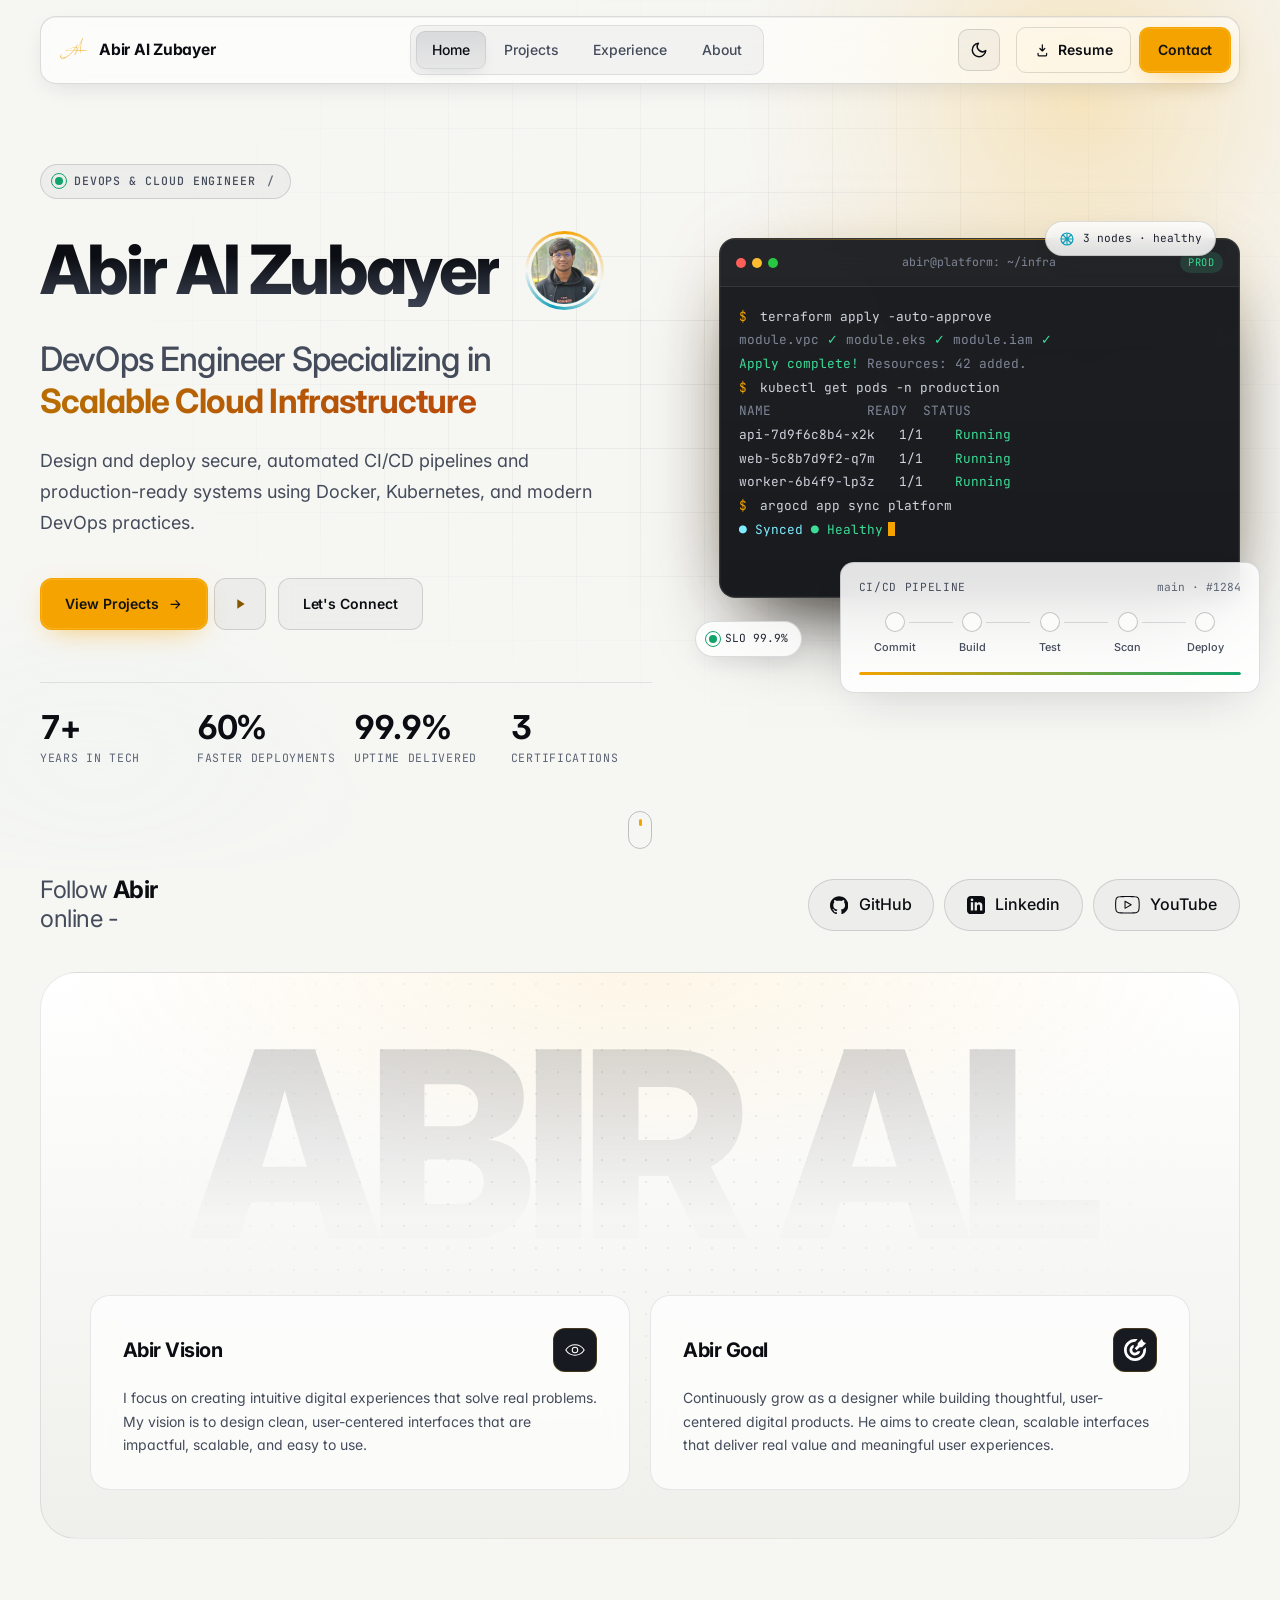
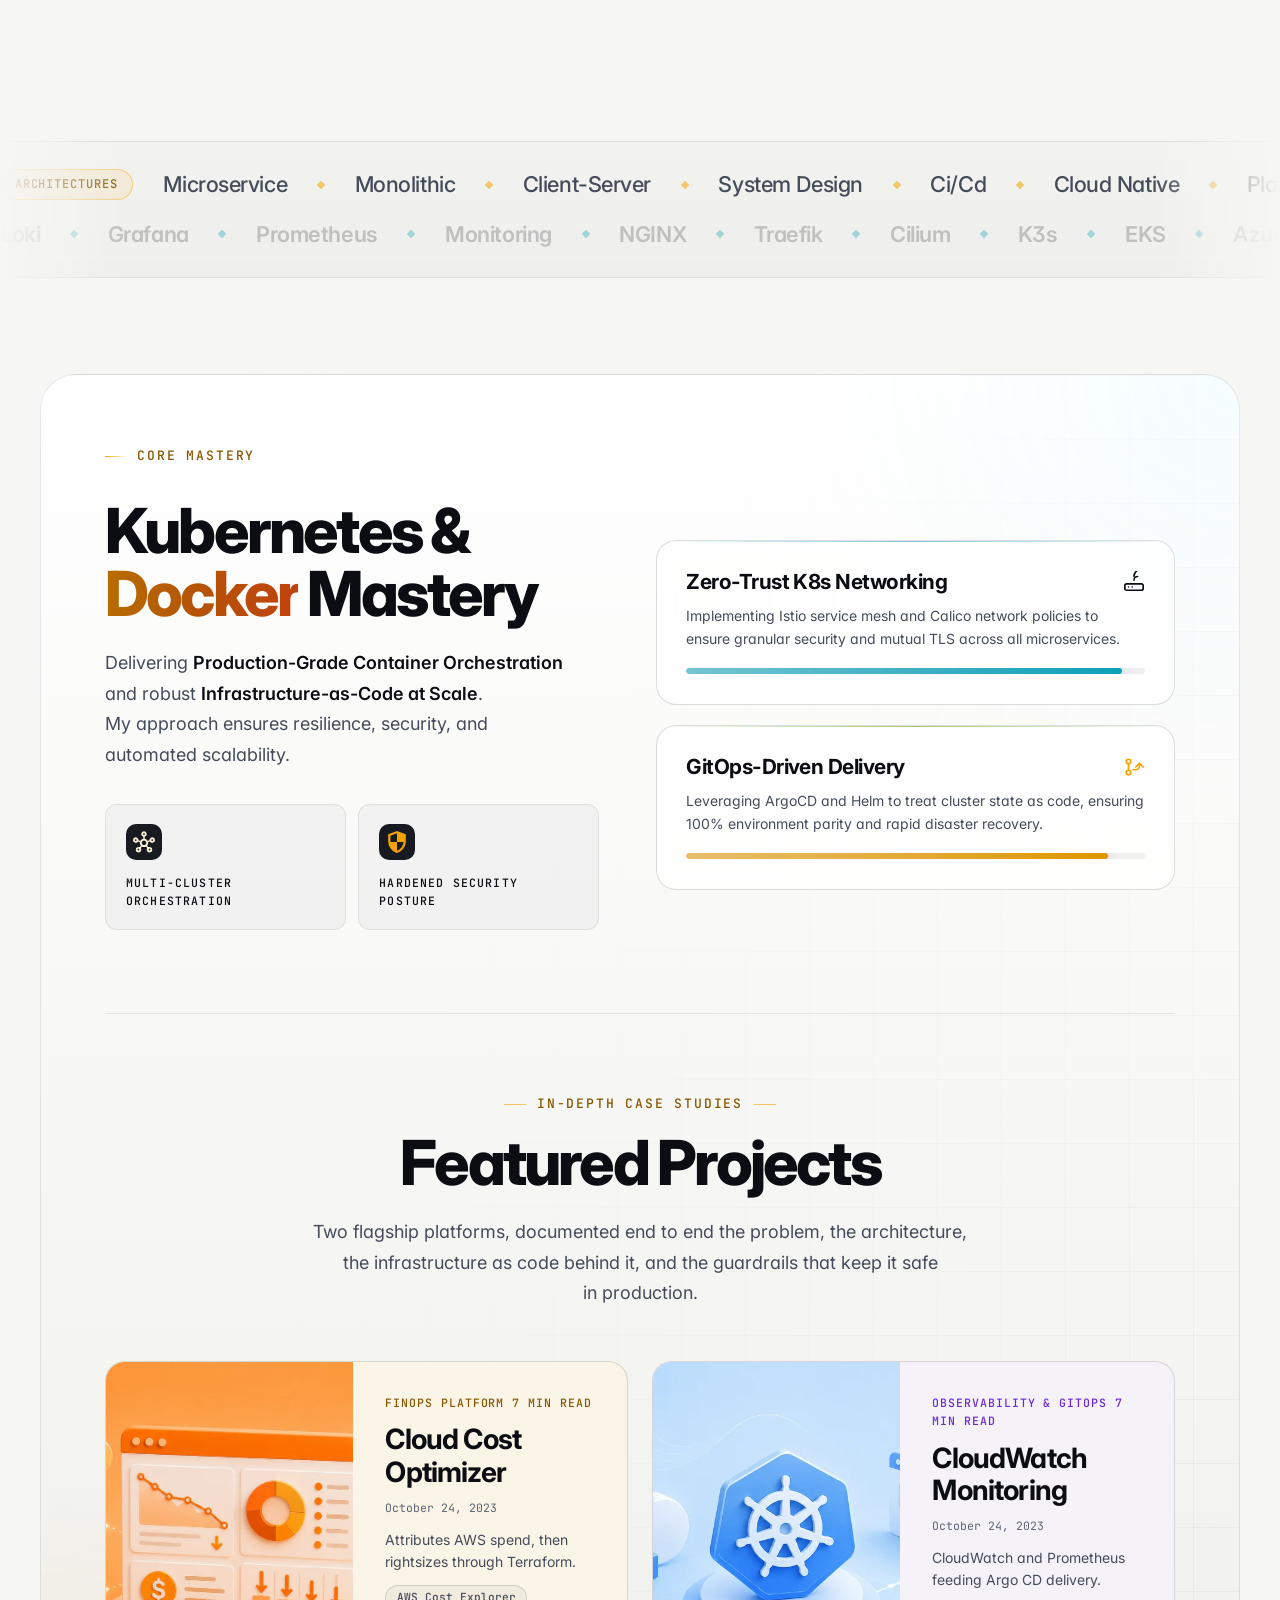
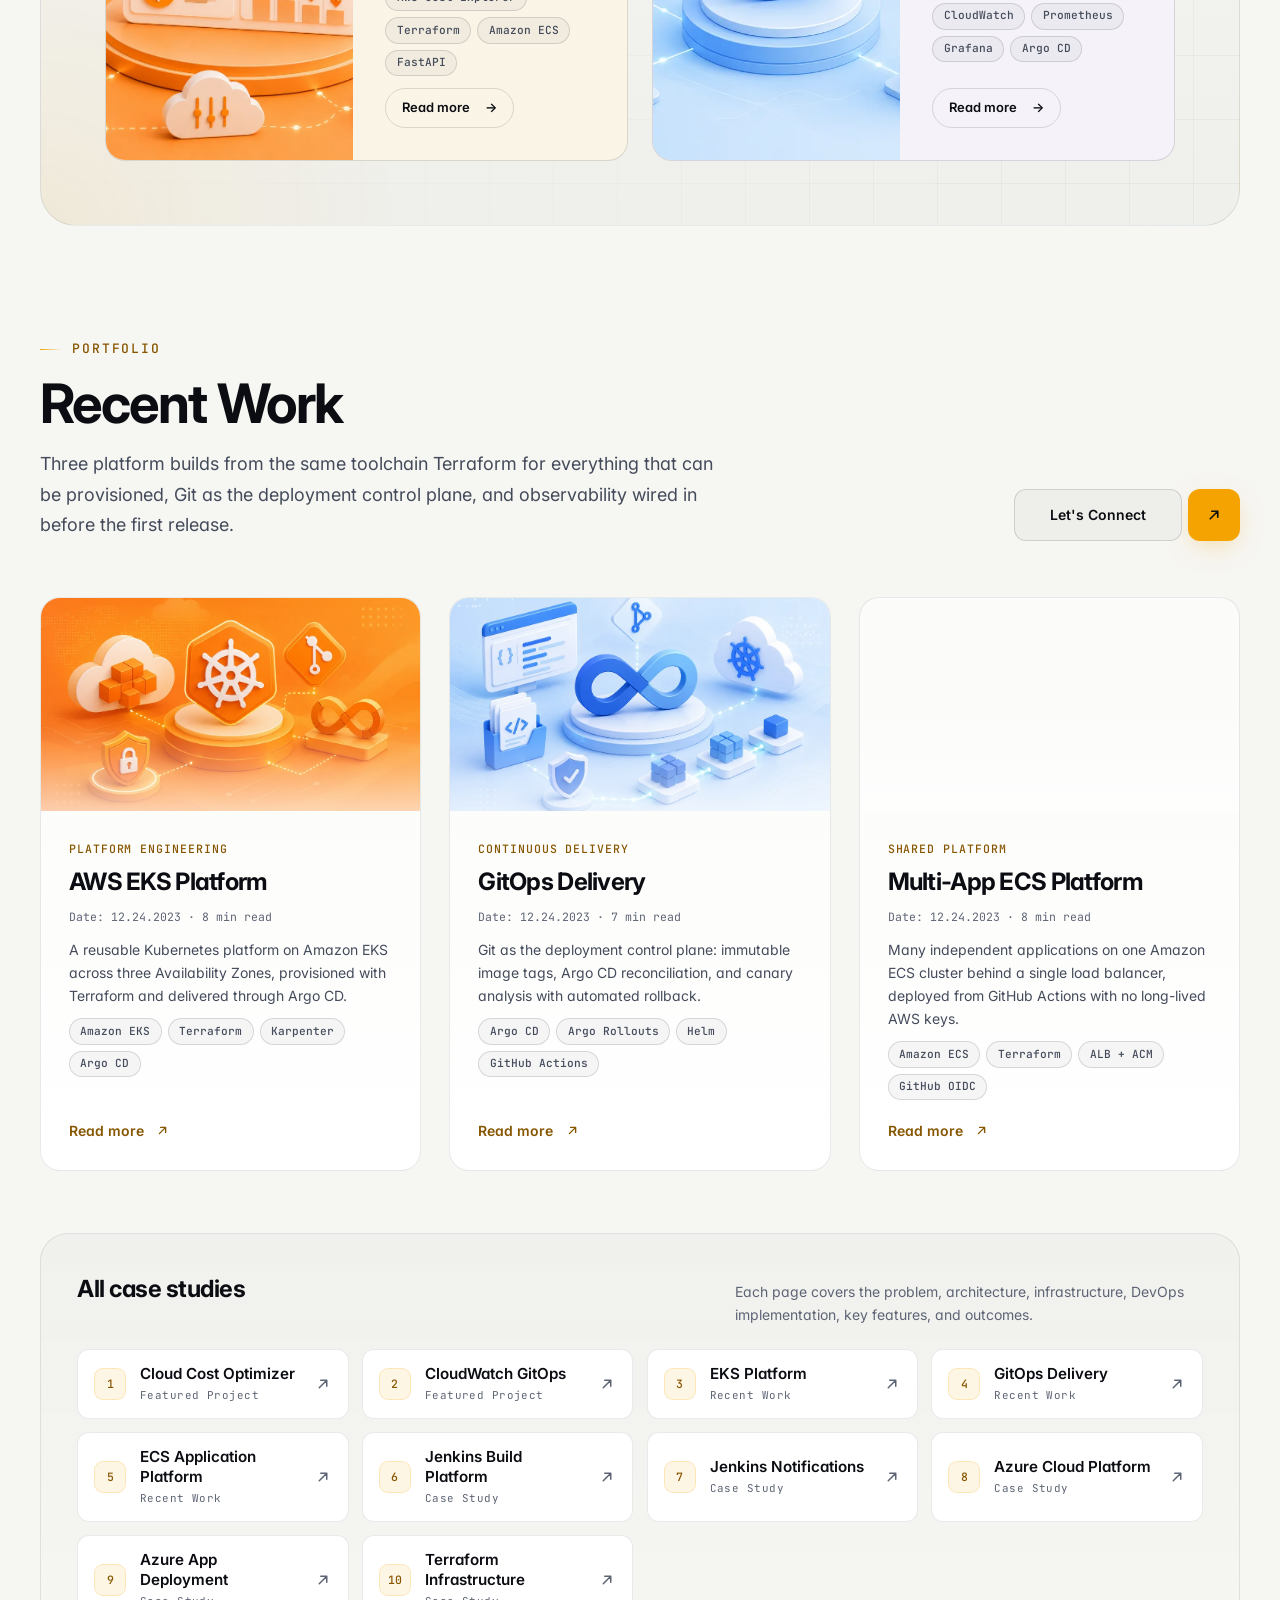
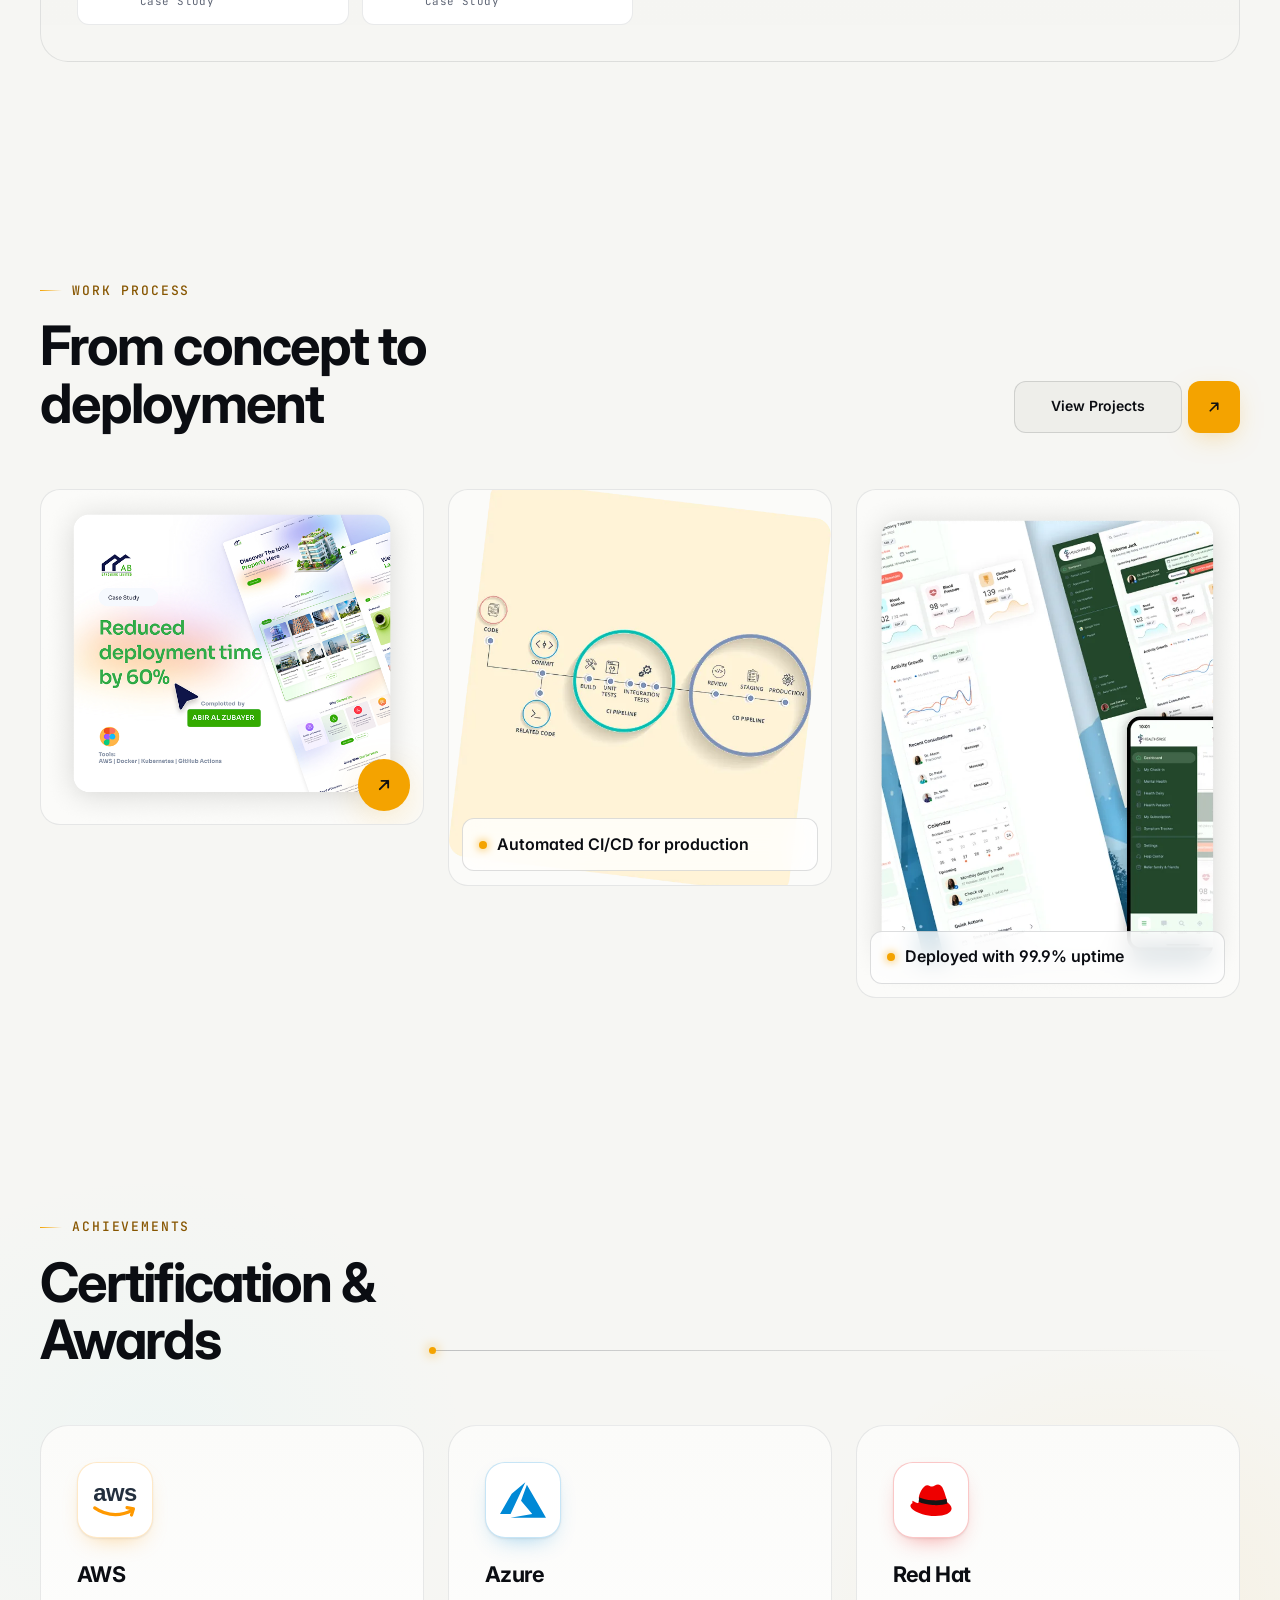
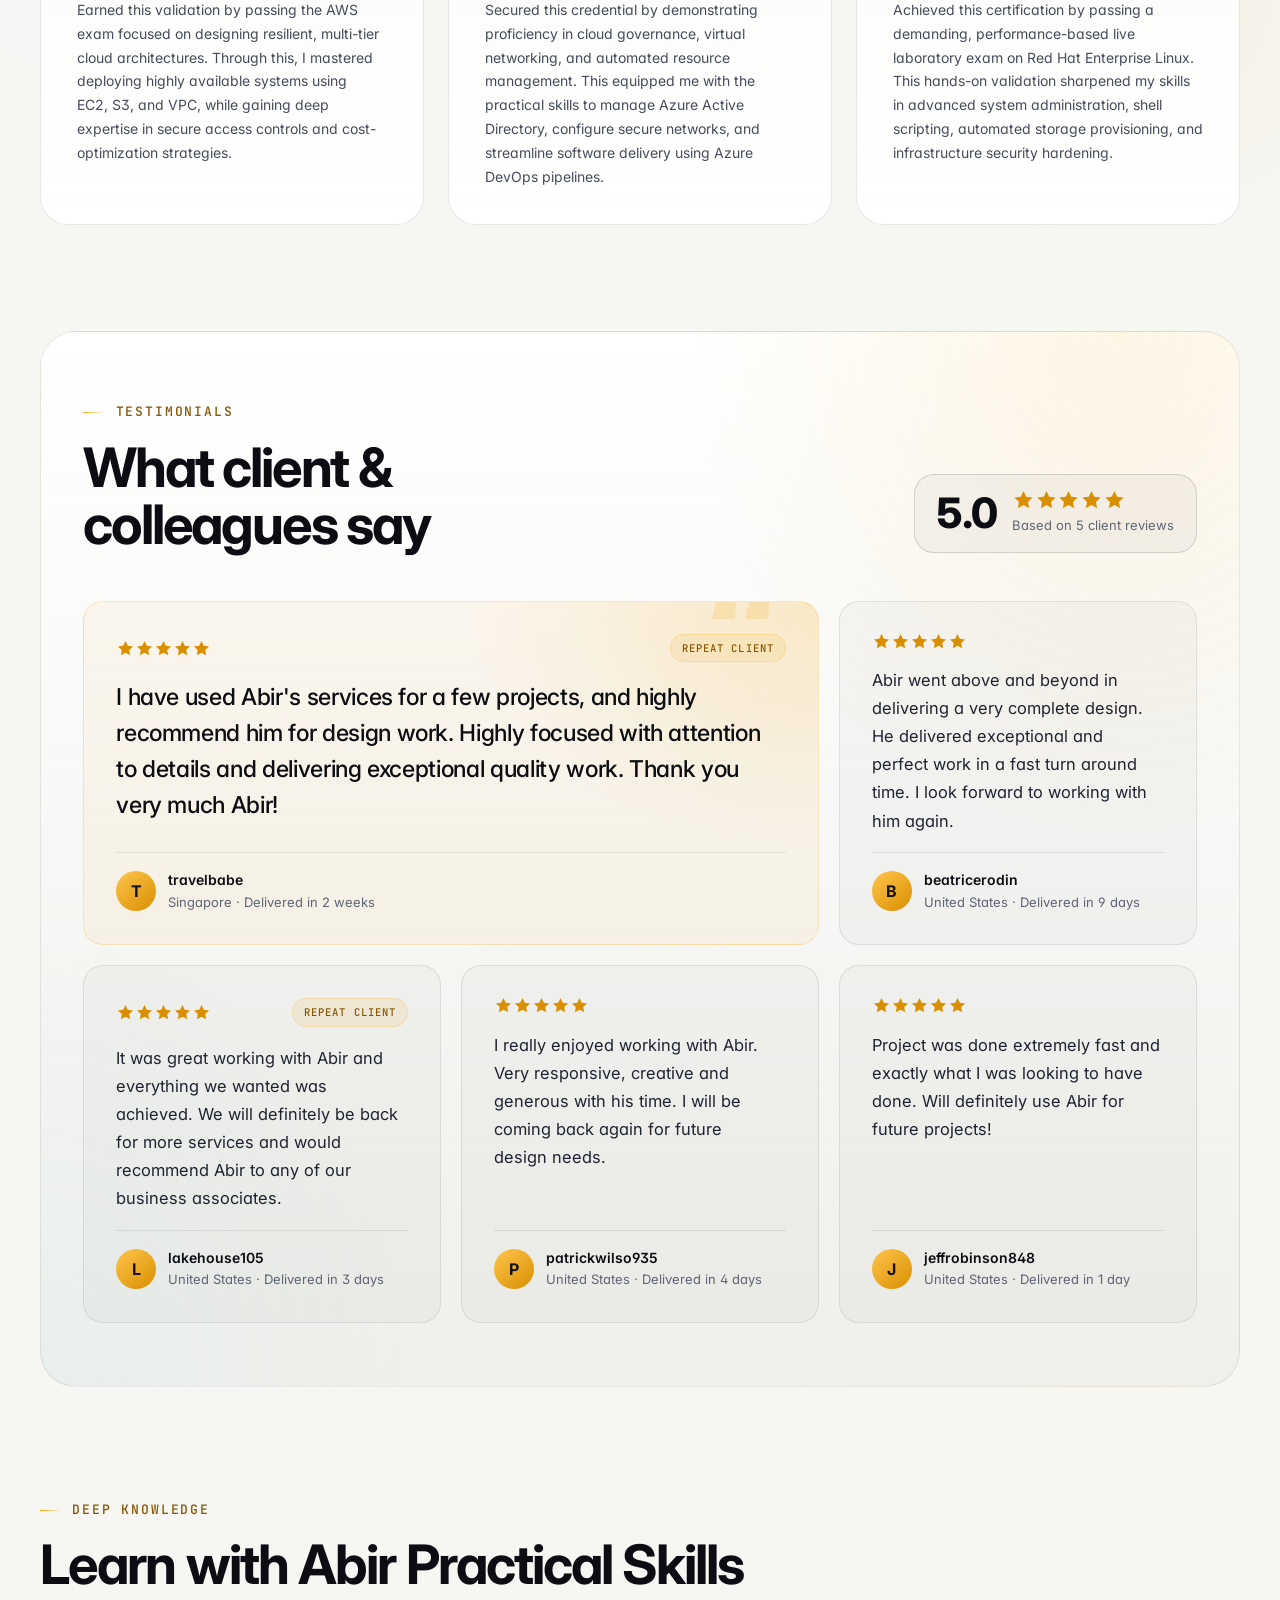
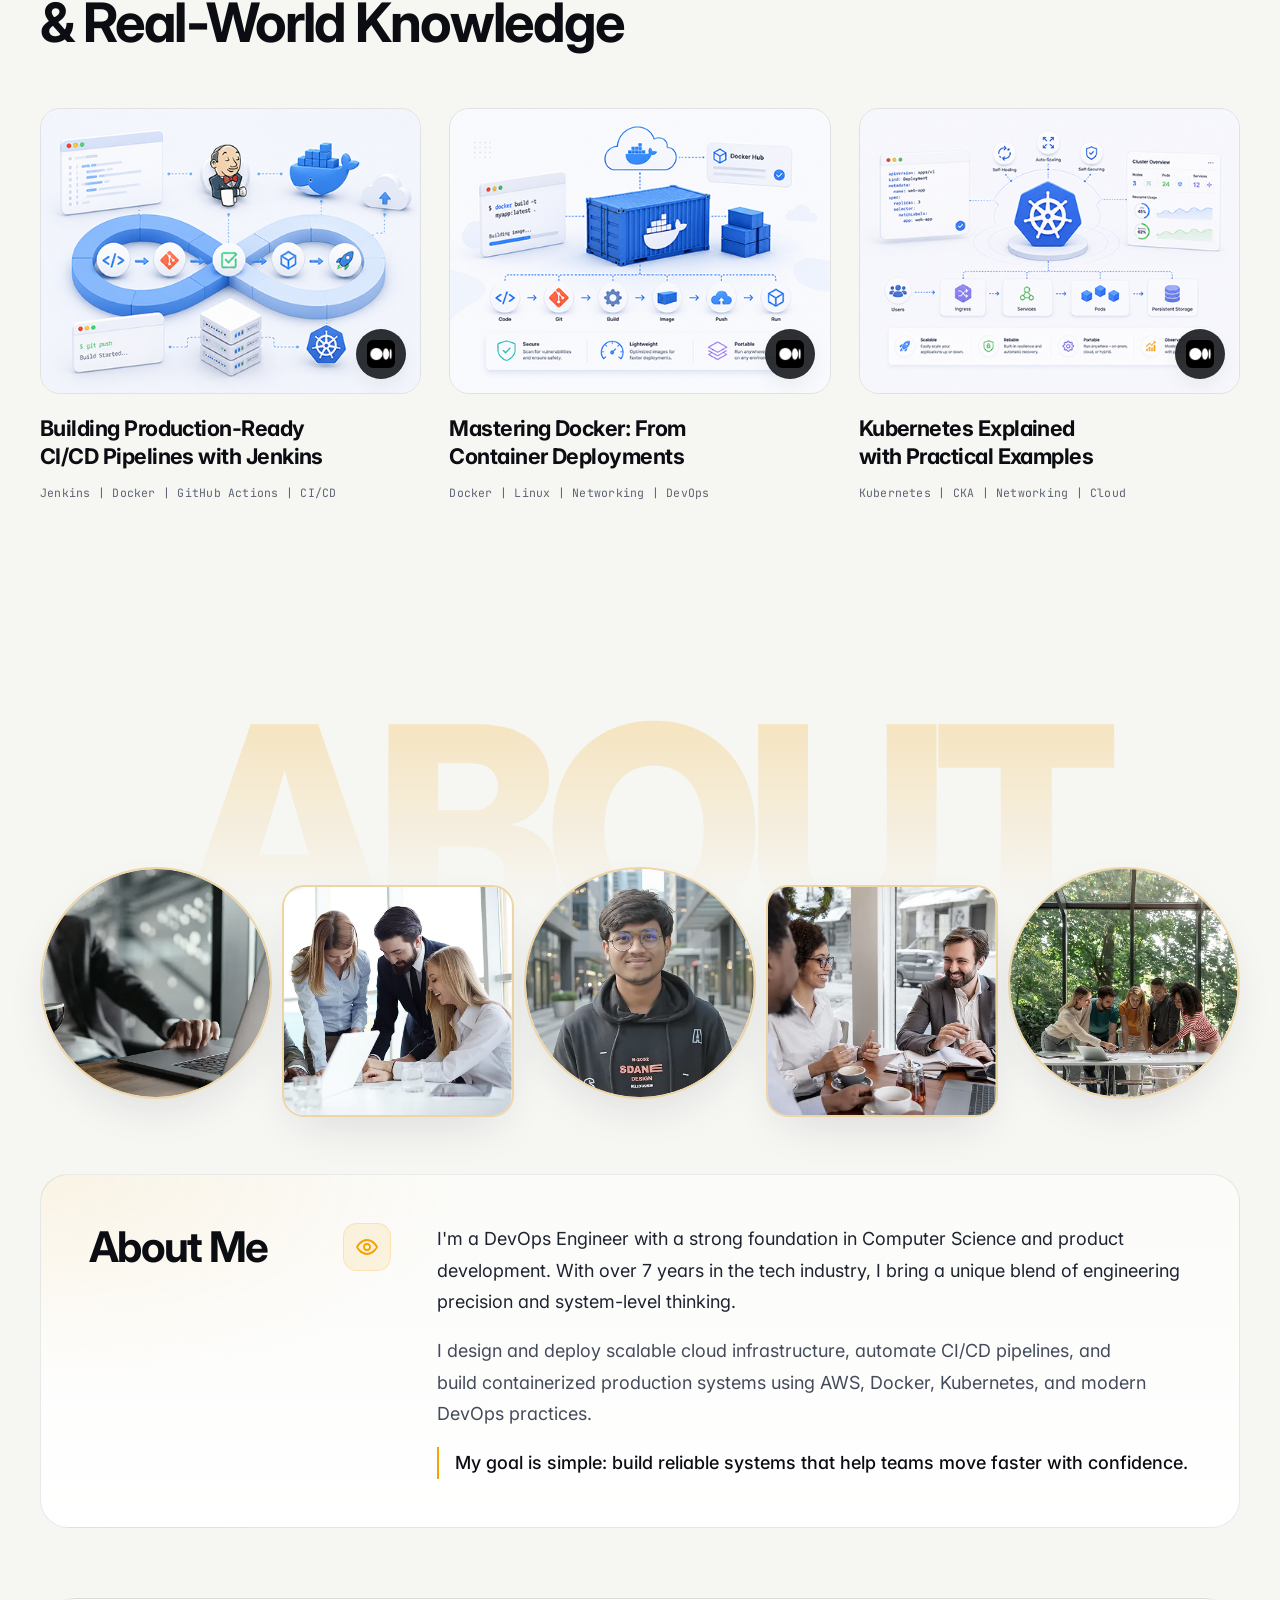
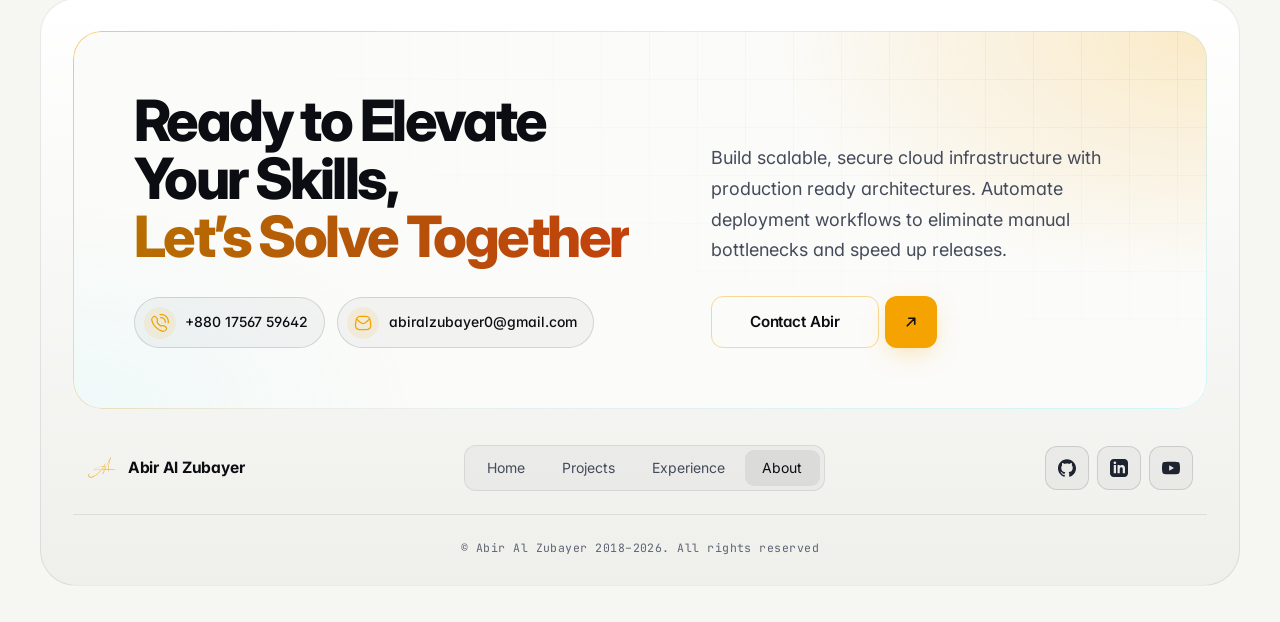
<file: index.html>
<!DOCTYPE html>
<html lang="en">

<head>
  <meta charset="UTF-8" />
  <meta name="viewport" content="width=device-width, initial-scale=1" />

  <title>Abir Al Zubayer DevOps Engineer in Bangladesh | Kubernetes, Docker &amp; AWS</title>
  <meta name="description"
    content="Abir Al Zubayer (Abir DevOps) is a DevOps and cloud engineer in Bangladesh building secure, scalable infrastructure with Kubernetes, Docker, AWS, Azure, Terraform, and automated CI/CD." />
  <meta name="keywords"
    content="Abir DevOps, Abir Al Zubayer, DevOps Engineer Bangladesh, DevOps Bangladesh, Cloud Engineer Bangladesh, Kubernetes, Docker, AWS, Azure, Terraform, Jenkins, GitHub Actions, Linux, DevSecOps, MLOps, Cloud Native, CI/CD" />
  <meta name="author" content="Abir Al Zubayer" />
  <meta name="robots" content="index, follow, max-image-preview:large, max-snippet:-1, max-video-preview:-1" />
  <meta name="theme-color" content="#07080b" />
  <meta name="color-scheme" content="dark light" />
  <!-- Apply the saved (or system) theme before first paint to avoid a flash -->
  <script>
    (function () {
      var t;
      // Device theme is the default; a manual toggle lasts for this session only.
      try { localStorage.removeItem('theme'); t = sessionStorage.getItem('theme'); } catch (e) { }
      if (t !== 'light' && t !== 'dark') {
        t = window.matchMedia('(prefers-color-scheme: light)').matches ? 'light' : 'dark';
      }
      document.documentElement.setAttribute('data-theme', t);
      var m = document.querySelector('meta[name="theme-color"]');
      if (m) m.setAttribute('content', t === 'light' ? '#f6f6f3' : '#07080b');
    })();
  </script>
  <meta name="geo.region" content="BD" />
  <meta name="geo.placename" content="Dhaka, Bangladesh" />
  <link rel="canonical" href="https://alzubayer.com/" />

  <!-- Open Graph / Twitter -->
  <meta property="og:type" content="profile" />
  <meta property="og:site_name" content="Abir Al Zubayer Abir DevOps" />
  <meta property="og:url" content="https://alzubayer.com/" />
  <meta property="og:title" content="Abir Al Zubayer DevOps Engineer in Bangladesh" />
  <meta property="og:description"
    content="DevOps and cloud engineer in Bangladesh building secure, scalable infrastructure with Kubernetes, Docker, AWS, Azure, Terraform, and automated CI/CD." />
  <meta property="og:image" content="https://alzubayer.com/assets/img/og/og-cover.png" />
  <meta property="og:image:type" content="image/png" />
  <meta property="og:image:width" content="1200" />
  <meta property="og:image:height" content="630" />
  <meta property="og:image:alt"
    content="Abir Al Zubayer, DevOps Engineer in Bangladesh, with Kubernetes, Docker, AWS, and Terraform tooling" />
  <meta property="og:locale" content="en_US" />
  <meta property="profile:first_name" content="Abir Al" />
  <meta property="profile:last_name" content="Zubayer" />
  <meta property="profile:username" content="abirall" />
  <meta name="twitter:card" content="summary_large_image" />

  <meta name="twitter:title" content="Abir Al Zubayer - DevOps Engineer in Bangladesh" />
  <meta name="twitter:description"
    content="DevOps and cloud engineer in Bangladesh building secure, scalable infrastructure with Kubernetes, Docker, AWS, Azure, Terraform, and automated CI/CD." />
  <meta name="twitter:image" content="https://alzubayer.com/assets/img/og/og-cover.png" />
  <meta name="twitter:image:alt"
    content="Abir Al Zubayer, DevOps Engineer in Bangladesh, with Kubernetes, Docker, AWS, and Terraform tooling" />

  <!-- Icons -->
  <link rel="icon" href="assets/logo/mark.svg" type="image/svg+xml" />
  <link rel="apple-touch-icon" href="assets/logo/mark.svg" />

  <!-- Fonts: preconnect then load Inter without blocking render -->
  <link rel="preconnect" href="https://fonts.googleapis.com" />
  <link rel="preconnect" href="https://fonts.gstatic.com" crossorigin />
  <link rel="preload" as="style"
    href="https://fonts.googleapis.com/css2?family=Inter:wght@400;500;600;700;800&family=JetBrains+Mono:wght@400;500&display=swap" />
  <link rel="stylesheet"
    href="https://fonts.googleapis.com/css2?family=Inter:wght@400;500;600;700;800&family=JetBrains+Mono:wght@400;500&display=swap"
    media="print" onload="this.media='all'" />
  <noscript>
    <link rel="stylesheet"
      href="https://fonts.googleapis.com/css2?family=Inter:wght@400;500;600;700;800&family=JetBrains+Mono:wght@400;500&display=swap" />
  </noscript>

  <link rel="preload" as="image" href="assets/img/hero/abir-profile.webp" type="image/webp" />
  <link rel="stylesheet" href="assets/css/base.css" />
  <link rel="stylesheet" href="assets/css/sections.css" />
  <link rel="stylesheet" href="assets/css/projects.css" />

  <script type="application/ld+json">
  {
    "@context": "https://schema.org",
    "@graph": [
      {
        "@type": "Person",
        "@id": "https://alzubayer.com/#abir",
        "name": "Abir Al Zubayer",
        "alternateName": ["Abir DevOps", "Abir"],
        "url": "https://alzubayer.com/",
        "mainEntityOfPage": { "@id": "https://alzubayer.com/#webpage" },
        "image": {
          "@type": "ImageObject",
          "url": "https://alzubayer.com/assets/img/hero/abir-profile.png",
          "width": 176,
          "height": 176,
          "caption": "Abir Al Zubayer, DevOps Engineer in Bangladesh"
        },
        "jobTitle": "DevOps Engineer",
        "email": "mailto:abiralzubayer0@gmail.com",
        "telephone": "+880-1756-759642",
        "description": "DevOps and cloud engineer in Bangladesh who designs scalable cloud infrastructure, automates CI/CD pipelines, and runs containerised production systems on Kubernetes, Docker, AWS, and Azure.",
        "address": {
          "@type": "PostalAddress",
          "addressCountry": "BD",
          "addressLocality": "Dhaka",
          "addressRegion": "Dhaka"
        },
        "nationality": { "@type": "Country", "name": "Bangladesh" },
        "workLocation": { "@type": "Place", "name": "Bangladesh" },
        "hasOccupation": {
          "@type": "Occupation",
          "name": "DevOps Engineer",
          "occupationalCategory": "15-1244.00 Network and Computer Systems Administrators",
          "occupationLocation": { "@type": "Country", "name": "Bangladesh" },
          "skills": "Kubernetes, Docker, AWS, Azure, Terraform, Jenkins, GitHub Actions, Linux, DevSecOps, MLOps, Cloud Native, CI/CD"
        },
        "knowsAbout": [
          "DevOps", "Kubernetes", "Docker", "AWS", "Azure", "Terraform", "Jenkins",
          "GitHub Actions", "Linux", "DevSecOps", "MLOps", "Cloud Native", "CI/CD",
          "GitOps", "ArgoCD", "Helm", "Infrastructure as Code", "Platform Engineering",
          "Site Reliability Engineering", "Cloud Architecture", "Prometheus", "Grafana",
          "Ansible", "Microservices", "Amazon EKS", "Observability"
        ],
        "knowsLanguage": ["en", "bn"],
        "hasCredential": [
          {
            "@type": "EducationalOccupationalCredential",
            "name": "AWS Certified Solutions Architect",
            "credentialCategory": "certification",
            "recognizedBy": { "@type": "Organization", "name": "Amazon Web Services" }
          },
          {
            "@type": "EducationalOccupationalCredential",
            "name": "Microsoft Azure Certification",
            "credentialCategory": "certification",
            "recognizedBy": { "@type": "Organization", "name": "Microsoft" }
          },
          {
            "@type": "EducationalOccupationalCredential",
            "name": "Red Hat Certified System Administrator",
            "credentialCategory": "certification",
            "recognizedBy": { "@type": "Organization", "name": "Red Hat" }
          }
        ],
        "sameAs": [
          "https://www.linkedin.com/in/abir-al-zubayer/",
          "https://github.com/abirall",
          "https://medium.com/@abirall",
          "https://www.youtube.com/@AbirDevOps",
          "https://dribbble.com/abir_all"
        ]
      },
      {
        "@type": "WebSite",
        "@id": "https://alzubayer.com/#website",
        "url": "https://alzubayer.com/",
        "name": "Abir Al Zubayer DevOps Engineer",
        "alternateName": "Abir DevOps",
        "description": "Portfolio of Abir Al Zubayer, a DevOps and cloud engineer in Bangladesh working with Kubernetes, Docker, AWS, Azure, Terraform, and CI/CD automation.",
        "inLanguage": "en",
        "publisher": { "@id": "https://alzubayer.com/#abir" }
      },
      {
        "@type": "ProfilePage",
        "@id": "https://alzubayer.com/#webpage",
        "url": "https://alzubayer.com/",
        "name": "Abir Al Zubayer DevOps Engineer in Bangladesh | Kubernetes, Docker & AWS",
        "isPartOf": { "@id": "https://alzubayer.com/#website" },
        "about": { "@id": "https://alzubayer.com/#abir" },
        "mainEntity": { "@id": "https://alzubayer.com/#abir" },
        "inLanguage": "en",
        "primaryImageOfPage": { "@id": "https://alzubayer.com/#abir" }
      },
      {
        "@type": "ItemList",
        "@id": "https://alzubayer.com/#projects",
        "name": "DevOps and cloud project case studies by Abir Al Zubayer",
        "numberOfItems": 5,
        "itemListElement": [
          {
            "@type": "ListItem",
            "position": 1,
            "item": {
              "@type": "CreativeWork",
              "name": "Cloud Cost Optimizer",
              "description": "A cloud financial management platform that attributes AWS spend to teams and environments, detects idle and over-provisioned resources, and routes every optimisation through Terraform and a reviewed pull request.",
              "about": ["AWS", "FinOps", "AWS Cost Explorer", "Terraform", "Amazon ECS"],
              "url": "https://alzubayer.com/project.html?p=cloud-cost-optimizer",
              "author": { "@id": "https://alzubayer.com/#abir" }
            }
          },
          {
            "@type": "ListItem",
            "position": 2,
            "item": {
              "@type": "CreativeWork",
              "name": "CloudWatch Monitoring & GitOps Platform",
              "description": "An observability and deployment platform combining AWS CloudWatch, Prometheus, Grafana, Alertmanager, and Loki with Argo CD GitOps delivery on Kubernetes.",
              "about": ["Kubernetes", "Amazon CloudWatch", "Prometheus", "Grafana", "Argo CD", "Observability"],
              "url": "https://alzubayer.com/project.html?p=cloudwatch-monitoring-gitops",
              "sameAs": "https://www.linkedin.com/posts/abir-al-zubayer_kubernetes-activity-7371974083988676609-UWhG",
              "author": { "@id": "https://alzubayer.com/#abir" }
            }
          },
          {
            "@type": "ListItem",
            "position": 3,
            "item": {
              "@type": "CreativeWork",
              "name": "AWS EKS Platform",
              "description": "A reusable Kubernetes platform on Amazon EKS provisioned with Terraform across three Availability Zones, with Karpenter, HPA and KEDA autoscaling, IRSA, and Argo CD delivery.",
              "about": ["AWS", "Amazon EKS", "Terraform", "Kubernetes", "Karpenter", "Argo CD"],
              "url": "https://alzubayer.com/project.html?p=aws-eks-platform",
              "sameAs": "https://www.linkedin.com/posts/abir-al-zubayer_kubernetes-ingress-activity-7373041123029590016-BFmF",
              "author": { "@id": "https://alzubayer.com/#abir" }
            }
          },
          {
            "@type": "ListItem",
            "position": 4,
            "item": {
              "@type": "CreativeWork",
              "name": "GitOps Delivery Platform",
              "description": "A continuous delivery platform that makes Git the deployment control plane: immutable image tags in Amazon ECR, Argo CD reconciliation, and Argo Rollouts canary analysis with automated rollback.",
              "about": ["GitOps", "Kubernetes", "CI/CD", "Argo CD", "Argo Rollouts", "Helm"],
              "url": "https://alzubayer.com/project.html?p=gitops-delivery-platform",
              "sameAs": "https://www.linkedin.com/posts/abir-al-zubayer_cicd-secrets-activity-7381379909899718656-xfVv",
              "author": { "@id": "https://alzubayer.com/#abir" }
            }
          },
          {
            "@type": "ListItem",
            "position": 5,
            "item": {
              "@type": "CreativeWork",
              "name": "Multi-Application AWS ECS Deployment Platform",
              "description": "A Terraform-managed platform running many independent applications on a shared Amazon ECS cluster behind one Application Load Balancer, deployed from GitHub Actions using GitHub OIDC.",
              "about": ["AWS", "Amazon ECS", "Terraform", "Application Load Balancer", "GitHub Actions"],
              "url": "https://alzubayer.com/project.html?p=multi-app-ecs-platform",
              "author": { "@id": "https://alzubayer.com/#abir" }
            }
          }
        ]
      }
    ]
  }
  </script>
</head>

<body>
  <a class="skip-link" href="#main">Skip to content</a>
  <div class="scroll-progress" aria-hidden="true"></div>

  <header class="site-header" id="top">
    <div class="shell">
      <nav class="nav" aria-label="Primary">
        <a class="brand" href="#top">
          <img src="assets/logo/mark.svg" width="30" height="27" alt="" />
          <span>Abir Al Zubayer</span>
        </a>

        <button class="theme-toggle" type="button" aria-label="Switch to light theme" title="Switch theme">
          <svg class="theme-toggle__sun" aria-hidden="true" viewBox="0 0 24 24">
            <circle cx="12" cy="12" r="4" />
            <path
              d="M12 2v2M12 20v2M4.93 4.93l1.41 1.41M17.66 17.66l1.41 1.41M2 12h2M20 12h2M4.93 19.07l1.41-1.41M17.66 6.34l1.41-1.41" />
          </svg>
          <svg class="theme-toggle__moon" aria-hidden="true" viewBox="0 0 24 24">
            <path d="M21 12.8A9 9 0 1 1 11.2 3a7 7 0 0 0 9.8 9.8z" />
          </svg>
        </button>

        <button class="nav__toggle" type="button" aria-label="Open menu" aria-expanded="false" aria-controls="nav-menu">
          <span></span><span></span><span></span>
        </button>

        <div class="nav__links" id="nav-menu">
          <span class="nav__indicator" aria-hidden="true"></span>
          <a href="#home" class="is-active">Home</a>
          <a href="#projects">Projects</a>
          <a href="#experience">Experience</a>
          <a href="#about">About</a>
        </div>

        <div class="nav__actions">
          <a class="btn btn--resume" href="assets/docs/abir-al-zubayer-resume.pdf" target="_blank" rel="noopener">
            <svg aria-hidden="true" viewBox="0 0 24 24">
              <path d="M12 3v10m0 0 4-4m-4 4-4-4M5 17v2a2 2 0 0 0 2 2h10a2 2 0 0 0 2-2v-2" />
            </svg>
            Resume
          </a>
          <a class="btn btn--gold" href="#contact">Contact</a>
        </div>
      </nav>
    </div>
  </header>

  <main id="main">
    <!-- ================= Hero ================= -->
    <section class="hero" id="home" aria-labelledby="hero-title">
      <!-- Decorative backdrop: blueprint grid, drifting glows, a scanning beam -->
      <div class="hero__bg" aria-hidden="true">
        <div class="hero__grid"></div>
        <div class="hero__orb hero__orb--gold"></div>
        <div class="hero__orb hero__orb--cyan"></div>
        <div class="hero__beam"></div>
      </div>

      <div class="shell hero__layout">
        <div class="hero__copy">
          <p class="hero__eyebrow reveal">
            <span class="status-dot" aria-hidden="true"></span>
            DevOps &amp; Cloud Engineer <span class="hero__eyebrow-sep" aria-hidden="true">/</span>
          </p>

          <h1 class="hero__title reveal reveal-delay-1" id="hero-title">
            <span>Abir Al Zubayer</span>
            <picture>
              <source srcset="assets/img/hero/abir-profile.webp" type="image/webp" />
              <img class="hero__avatar" src="assets/img/hero/abir-profile.png" width="176" height="176"
                alt="Abir Al Zubayer, DevOps Engineer in Bangladesh" fetchpriority="high" />
            </picture>
          </h1>

          <h2 class="hero__subtitle reveal reveal-delay-2">
            DevOps Engineer Specializing in
            <span class="text-gradient">Scalable Cloud Infrastructure</span>
          </h2>

          <p class="hero__text reveal reveal-delay-3">
            Design and deploy secure, automated CI/CD pipelines and
            production-ready systems using Docker, Kubernetes, and modern DevOps practices.
          </p>

          <div class="hero__actions reveal reveal-delay-4">
            <div class="hero__group">
              <a class="btn btn--gold" href="#projects">
                View Projects
                <svg aria-hidden="true" viewBox="0 0 24 24">
                  <path d="M5 12h14m0 0-6-6m6 6-6 6" />
                </svg>
              </a>
              <a class="hero__play" href="https://www.youtube.com/@AbirDevOps" target="_blank" rel="noopener"
                aria-label="Watch DevOps walkthroughs on YouTube">
                <svg aria-hidden="true" viewBox="0 0 24 24">
                  <path d="M8 5v14l11-7z" />
                </svg>
              </a>
            </div>
            <a class="btn btn--ghost" href="#contact">Let's Connect</a>
          </div>

          <dl class="hero__stats reveal reveal-delay-4">
            <div class="hero__stat">
              <dt>Years in tech</dt>
              <dd><span data-count="7">7</span>+</dd>
            </div>
            <div class="hero__stat">
              <dt>Faster deployments</dt>
              <dd><span data-count="60">60</span>%</dd>
            </div>
            <div class="hero__stat">
              <dt>Uptime delivered</dt>
              <dd><span data-count="99.9" data-decimals="1">99.9</span>%</dd>
            </div>
            <div class="hero__stat">
              <dt>Certifications</dt>
              <dd><span data-count="3">3</span></dd>
            </div>
          </dl>
        </div>

        <!-- Live-console illustration. Purely decorative, so hidden from
             assistive tech; the same skills are described in the copy. -->
        <div class="hero__visual reveal reveal-delay-2" aria-hidden="true">
          <div class="console" data-tilt>
            <div class="console__bar">
              <span class="console__dots"><i></i><i></i><i></i></span>
              <span class="console__title">abir@platform: ~/infra</span>
              <span class="console__badge">prod</span>
            </div>
            <div class="console__body">
              <p class="c-line"><span class="c-prompt">$</span> terraform apply -auto-approve</p>
              <p class="c-line c-dim">module.vpc <span class="c-ok">&#10003;</span> module.eks <span
                  class="c-ok">&#10003;</span> module.iam <span class="c-ok">&#10003;</span></p>
              <p class="c-line"><span class="c-ok">Apply complete!</span> <span class="c-dim">Resources: 42
                  added.</span></p>
              <p class="c-line"><span class="c-prompt">$</span> kubectl get pods -n production</p>
              <p class="c-line c-head">
                NAME&nbsp;&nbsp;&nbsp;&nbsp;&nbsp;&nbsp;&nbsp;&nbsp;&nbsp;&nbsp;&nbsp;&nbsp;READY&nbsp;&nbsp;STATUS</p>
              <p class="c-line">api-7d9f6c8b4-x2k&nbsp;&nbsp;&nbsp;1/1&nbsp;&nbsp;&nbsp;&nbsp;<span
                  class="c-ok">Running</span></p>
              <p class="c-line">web-5c8b7d9f2-q7m&nbsp;&nbsp;&nbsp;1/1&nbsp;&nbsp;&nbsp;&nbsp;<span
                  class="c-ok">Running</span></p>
              <p class="c-line">worker-6b4f9-lp3z&nbsp;&nbsp;&nbsp;1/1&nbsp;&nbsp;&nbsp;&nbsp;<span
                  class="c-ok">Running</span></p>
              <p class="c-line"><span class="c-prompt">$</span> argocd app sync platform</p>
              <p class="c-line"><span class="c-cyan">&#9679; Synced</span> <span class="c-ok">&#9679;
                  Healthy</span><span class="c-caret"></span></p>
            </div>
          </div>

          <div class="pipeline">
            <div class="pipeline__head">
              <span>CI/CD pipeline</span>
              <span class="pipeline__run">main &middot; #1284</span>
            </div>
            <ol class="pipeline__stages">
              <li style="--i: 0">Commit</li>
              <li style="--i: 1">Build</li>
              <li style="--i: 2">Test</li>
              <li style="--i: 3">Scan</li>
              <li style="--i: 4">Deploy</li>
            </ol>
            <div class="pipeline__track"><span></span></div>
          </div>

          <div class="float-chip float-chip--k8s">
            <svg viewBox="0 0 24 24">
              <circle cx="12" cy="12" r="9" />
              <path d="M12 3v18M3 12h18M5.6 5.6l12.8 12.8M18.4 5.6 5.6 18.4" />
            </svg>
            3 nodes &middot; healthy
          </div>
          <div class="float-chip float-chip--up">
            <span class="status-dot"></span>
            SLO 99.9%
          </div>
        </div>
      </div>

      <a class="hero__scroll" href="#vision-heading" aria-label="Scroll to the next section">
        <span></span>
      </a>
    </section>

    <!-- ================= Social row + Vision / Goal ================= -->
    <section class="section" style="padding-top: 0" aria-labelledby="vision-heading">
      <h2 class="visually-hidden" id="vision-heading">Vision and goals</h2>

      <div class="shell">
        <div class="social-row reveal">
          <p class="social-row__label">Follow <strong>Abir</strong><br />online -</p>
          <div class="social-row__links">
            <a class="social-chip" href="https://github.com/abirall" target="_blank" rel="noopener">
              <svg aria-hidden="true" viewBox="0 0 24 24">
                <path
                  d="M12 .297c-6.63 0-12 5.373-12 12 0 5.303 3.438 9.8 8.205 11.385.6.113.82-.258.82-.577 0-.285-.01-1.04-.015-2.04-3.338.724-4.042-1.61-4.042-1.61C4.422 18.07 3.633 17.7 3.633 17.7c-1.087-.744.084-.729.084-.729 1.205.084 1.838 1.236 1.838 1.236 1.07 1.835 2.809 1.305 3.495.998.108-.776.417-1.305.76-1.605-2.665-.3-5.466-1.332-5.466-5.93 0-1.31.465-2.38 1.235-3.22-.135-.303-.54-1.523.105-3.176 0 0 1.005-.322 3.3 1.23.96-.267 1.98-.399 3-.405 1.02.006 2.04.138 3 .405 2.28-1.552 3.285-1.23 3.285-1.23.645 1.653.24 2.873.12 3.176.765.84 1.23 1.91 1.23 3.22 0 4.61-2.805 5.625-5.475 5.92.42.36.81 1.096.81 2.22 0 1.606-.015 2.896-.015 3.286 0 .315.21.69.825.57C20.565 22.092 24 17.592 24 12.297c0-6.627-5.373-12-12-12" />
              </svg>
              GitHub
            </a>
            <a class="social-chip social-chip--tilt" href="https://www.linkedin.com/in/abir-al-zubayer/" target="_blank"
              rel="noopener">
              <svg aria-hidden="true" viewBox="0 0 24 24">
                <path
                  d="M19 0h-14c-2.761 0-5 2.239-5 5v14c0 2.761 2.239 5 5 5h14c2.762 0 5-2.239 5-5v-14c0-2.761-2.238-5-5-5zm-11 19h-3v-11h3v11zm-1.5-12.268c-.966 0-1.75-.79-1.75-1.764s.784-1.764 1.75-1.764 1.75.79 1.75 1.764-.783 1.764-1.75 1.764zm13.5 12.268h-3v-5.604c0-3.368-4-3.113-4 0v5.604h-3v-11h3v1.765c1.396-2.586 7-2.777 7 2.476v6.759z" />
              </svg>
              Linkedin
            </a>
            <a class="social-chip" href="https://www.youtube.com/@AbirDevOps" target="_blank" rel="noopener">
              <svg class="social-chip__yt" aria-hidden="true" viewBox="0 0 37.375 26.651">
                <path
                  d="M18.6873 0C18.6875 3.56649e-05 18.6875 0.00541702 18.6875 0.812516C18.6875 1.62502 18.6875 1.62503 18.6874 1.62503H18.6563C18.6353 1.62505 18.604 1.62508 18.5631 1.62517C18.4812 1.62536 18.3604 1.62573 18.2055 1.62646C17.8958 1.62791 17.4498 1.63083 16.9058 1.63665C15.8174 1.64829 14.3383 1.67159 12.7733 1.7181C11.207 1.76466 9.56126 1.83429 8.13782 1.93819C6.69151 2.04377 5.54331 2.18057 4.93113 2.34476L4.93075 2.34486C3.67217 2.68176 2.68176 3.67216 2.34486 4.93075L2.34476 4.93113C1.99581 6.23213 1.81092 8.30458 1.71734 10.1103C1.67118 11.001 1.64811 11.8064 1.63655 12.3892C1.63078 12.6804 1.6279 12.9155 1.62646 13.0774C1.62574 13.1584 1.62535 13.2209 1.62517 13.263C1.62509 13.2841 1.62505 13.3 1.62503 13.3106V13.3408C1.62505 13.3513 1.62509 13.3672 1.62517 13.3883C1.62535 13.4303 1.62574 13.4929 1.62646 13.5739C1.6279 13.7358 1.63078 13.971 1.63655 14.2622C1.64811 14.845 1.67118 15.6503 1.71734 16.541C1.81092 18.3466 1.99581 20.419 2.34476 21.72L2.34486 21.7205C2.6765 22.9594 3.64137 23.9384 4.87191 24.29L4.9307 24.3063L4.93113 24.3064C5.54331 24.4706 6.69151 24.6074 8.13782 24.713C9.56126 24.8169 11.207 24.8865 12.7733 24.9331C14.3383 24.9796 15.8174 25.0029 16.9058 25.0145C17.4498 25.0203 17.8958 25.0232 18.2055 25.0247C18.3604 25.0254 18.4812 25.0258 18.5631 25.026C18.604 25.0261 18.6353 25.0261 18.6563 25.0261C18.6667 25.0261 18.6746 25.0261 18.6798 25.0261C18.6824 25.0261 18.6844 25.0262 18.6857 25.0262H18.6874C18.6875 25.0269 18.6875 25.0504 18.6875 25.8386C18.6875 26.6435 18.6875 26.6511 18.6873 26.6512H18.679C18.6734 26.6512 18.6653 26.6511 18.6545 26.6511C18.633 26.6511 18.6011 26.6511 18.5595 26.651C18.4763 26.6508 18.3542 26.6504 18.1979 26.6497C17.8853 26.6482 17.4361 26.6453 16.8884 26.6394C15.7934 26.6277 14.3034 26.6043 12.725 26.5574C11.148 26.5105 9.47614 26.44 8.01952 26.3337C6.58578 26.229 5.2914 26.0855 4.51014 25.8759V25.8759C2.6908 25.3888 1.2624 23.9604 0.775239 22.141L0.75672 22.0708C0.370839 20.5855 0.18638 18.397 0.0945483 16.6251C0.0472719 15.7129 0.0236568 14.8896 0.0118542 14.2944C0.00594952 13.9966 0.00300668 13.7555 0.00152344 13.5883C0.000781762 13.5047 0.00037797 13.4396 0.00019043 13.3951C9.67307e-05 13.3729 7.16039e-05 13.3558 4.76074e-05 13.3441C3.56126e-05 13.3383 3.16143e-06 13.3338 0 13.3307V13.3258C0 13.3257 1.59001e-05 13.3257 0.812516 13.3257C0.00625796 13.3257 4.7587e-05 13.3256 0 13.3255V13.3206C3.16304e-06 13.3175 3.56322e-05 13.313 4.76074e-05 13.3072C7.15904e-05 13.2956 9.67547e-05 13.2785 0.00019043 13.2562C0.000377977 13.2117 0.00078171 13.1466 0.00152344 13.063C0.00300674 12.8958 0.00594969 12.6547 0.0118542 12.3569C0.0236568 11.7617 0.0472719 10.9384 0.0945483 10.0262C0.187838 8.22611 0.376708 5.99605 0.775239 4.51018C1.2624 2.69083 2.6908 1.26246 4.51014 0.775287V0.775239C5.2914 0.565695 6.58578 0.422149 8.01952 0.317494C9.47614 0.211168 11.148 0.140664 12.725 0.0937866C14.3034 0.0468705 15.7934 0.0234742 16.8884 0.011759C17.4361 0.00589969 17.8853 0.00294236 18.1979 0.00147583C18.3542 0.000742668 18.4763 0.000374354 18.5595 0.00019043C18.6011 9.84693e-05 18.633 7.07602e-05 18.6545 4.76074e-05C18.6653 3.60879e-05 18.6734 2.8836e-06 18.679 0H18.6873ZM18.6961 0C18.7016 2.88062e-06 18.7098 3.60922e-05 18.7205 4.76074e-05C18.7421 7.07602e-05 18.7739 9.84693e-05 18.8155 0.00019043C18.8987 0.000374351 19.0209 0.000742564 19.1772 0.00147583C19.4897 0.00294237 19.939 0.00589984 20.4866 0.011759C21.5816 0.0234741 23.0716 0.0468704 24.65 0.0937866C26.227 0.140664 27.8989 0.211168 29.3554 0.317494C30.7892 0.422149 32.0835 0.565691 32.8647 0.775239L32.8647 0.775287C34.67 1.25866 36.0905 2.6687 36.5883 4.468L36.5999 4.51061L36.6 4.51095C36.9968 5.99633 37.1857 8.22596 37.2794 10.026C37.3268 10.9382 37.3507 11.7614 37.3628 12.3566C37.3688 12.6544 37.3718 12.8955 37.3734 13.0627C37.3742 13.1462 37.3746 13.2113 37.3748 13.2558C37.3749 13.2781 37.3749 13.2952 37.375 13.3068C37.375 13.3127 37.375 13.3171 37.375 13.3202V13.3251C37.375 13.3252 37.375 13.3252 36.5625 13.3257C37.375 13.3257 37.375 13.3257 37.375 13.3258V13.3307C37.375 13.3338 37.375 13.3383 37.375 13.3441C37.3749 13.3558 37.3749 13.3729 37.3748 13.3951C37.3746 13.4396 37.3743 13.5047 37.3735 13.5883C37.3721 13.7555 37.3691 13.9966 37.3632 14.2944C37.3514 14.8896 37.3277 15.7129 37.2805 16.6251C37.1872 18.4251 36.9983 20.6551 36.5998 22.141C36.1127 23.9605 34.6841 25.3888 32.8647 25.8759C32.0835 26.0854 30.7891 26.229 29.3554 26.3337C27.8988 26.44 26.227 26.5105 24.65 26.5574C23.0716 26.6043 21.5816 26.6277 20.4866 26.6394C19.939 26.6453 19.4897 26.6482 19.1772 26.6497C19.0209 26.6504 18.8987 26.6508 18.8155 26.651C18.7739 26.6511 18.7421 26.6511 18.7205 26.6511C18.7098 26.6511 18.7016 26.6512 18.6961 26.6512H18.6877C18.6876 26.651 18.6875 26.6386 18.6875 25.8386C18.6875 25.0508 18.6875 25.0269 18.6876 25.0262H18.6893C18.6906 25.0262 18.6926 25.0261 18.6952 25.0261C18.7004 25.0261 18.7083 25.0261 18.7188 25.0261C18.7397 25.0261 18.771 25.0261 18.812 25.026C18.8939 25.0258 19.0147 25.0254 19.1696 25.0247C19.4793 25.0232 19.9252 25.0203 20.4692 25.0145C21.5576 25.0029 23.0367 24.9796 24.6017 24.9331C26.168 24.8865 27.8137 24.8169 29.2371 24.713C30.6834 24.6074 31.8316 24.4706 32.4437 24.3064L32.4442 24.3063C33.7028 23.9694 34.6933 22.979 35.0302 21.7205L35.0303 21.72C35.3792 20.419 35.5641 18.3466 35.6577 16.541C35.7038 15.6503 35.727 14.845 35.7385 14.2622C35.7443 13.971 35.7472 13.7358 35.7486 13.5739C35.7493 13.4929 35.7497 13.4303 35.7498 13.3883C35.7499 13.3672 35.75 13.3513 35.75 13.3408C35.75 13.3355 35.75 13.3316 35.75 13.3291V13.3227C35.75 13.3201 35.75 13.3162 35.75 13.3109C35.75 13.3004 35.7499 13.2845 35.7498 13.2635C35.7496 13.2214 35.7492 13.1588 35.7485 13.0778C35.747 12.9159 35.744 12.6807 35.7381 12.3895C35.7263 11.8066 35.7029 11.0012 35.6566 10.1104C35.5626 8.30473 35.3778 6.23185 35.0301 4.93037V4.93032C34.6931 3.67199 33.7027 2.68174 32.4441 2.34486L32.4437 2.34476C31.8316 2.18057 30.6834 2.04377 29.2371 1.93819C27.8137 1.83429 26.168 1.76466 24.6017 1.7181C23.0367 1.67159 21.5576 1.64829 20.4692 1.63665C19.9252 1.63083 19.4793 1.62791 19.1696 1.62646C19.0147 1.62573 18.8939 1.62536 18.812 1.62517C18.771 1.62508 18.7397 1.62505 18.7188 1.62503H18.6876C18.6875 1.625 18.6875 1.61982 18.6875 0.812516C18.6875 0.00943817 18.6876 0.000107999 18.6877 0H18.6961ZM14.7028 7.26051C14.9542 7.11537 15.2639 7.11538 15.5153 7.26051L24.803 12.6225C25.0544 12.7676 25.2093 13.0359 25.2093 13.3262C25.2093 13.6164 25.0544 13.8847 24.803 14.0298L15.5153 19.3916C15.2639 19.5368 14.9542 19.5368 14.7028 19.3916C14.4514 19.2465 14.2966 18.9783 14.2966 18.688V7.96415C14.2966 7.67388 14.4514 7.40565 14.7028 7.26051ZM15.9216 17.2807L22.7717 13.3261L15.9216 9.37138V17.2807ZM37.375 13.3257H36.5625L37.375 13.3253V13.3257Z" />
              </svg>
              YouTube
            </a>
          </div>
        </div>
      </div>

      <!-- Reference puts the slate panel near full-bleed: x=18, w=1406, rx=20 -->
      <div class="shell shell--wide">
        <div class="panel reveal">
          <span class="panel__word" aria-hidden="true">ABIR AL</span>
          <div class="vision-grid">
            <article class="vision-card">
              <div class="vision-card__head">
                <h3>Abir Vision</h3>
                <img src="assets/icons/vision.svg" width="26" height="26" alt="" loading="lazy" />
              </div>
              <p>
                I focus on creating intuitive digital experiences that solve real problems.
                My vision is to design clean, user-centered interfaces that are impactful,
                scalable, and easy to use.
              </p>
            </article>
            <article class="vision-card">
              <div class="vision-card__head">
                <h3>Abir Goal</h3>
                <img src="assets/icons/goal.svg" width="26" height="26" alt="" loading="lazy" />
              </div>
              <p>
                Continuously grow as a designer while building thoughtful, user-centered
                digital products. He aims to create clean, scalable interfaces that deliver
                real value and meaningful user experiences.
              </p>
            </article>
          </div>
        </div>
      </div>
    </section>

    <!-- ================= Architecture ticker ================= -->
    <section class="ticker" aria-label="Architecture specialisms">
      <div class="ticker__track" data-ticker>
        <span class="ticker__item ticker__item--lead">Architectures</span>
        <span class="ticker__item">Microservice</span>
        <span class="ticker__item">Monolithic</span>
        <span class="ticker__item">Client-Server</span>
        <span class="ticker__item">System Design</span>
        <span class="ticker__item">Ci/Cd</span>
        <span class="ticker__item">Cloud Native</span>
        <span class="ticker__item">Platform Engineering</span>
        <span class="ticker__item">Linux</span>
        <span class="ticker__item">Networking</span>
        <span class="ticker__item">Docker</span>
        <span class="ticker__item">Kubernetes</span>
        <span class="ticker__item">Helm</span>
        <span class="ticker__item">GitOps</span>
        <span class="ticker__item">ArgoCD</span>
        <span class="ticker__item">CI/CD</span>
        <span class="ticker__item">GitHub Actions</span>
        <span class="ticker__item">Jenkins</span>
        <span class="ticker__item">Terraform</span>
        <span class="ticker__item">Ansible</span>
        <span class="ticker__item">AWS</span>
        <span class="ticker__item">Azure</span>
        <span class="ticker__item">EKS</span>
        <span class="ticker__item">K3s</span>
        <span class="ticker__item">Cilium</span>
        <span class="ticker__item">Traefik</span>
        <span class="ticker__item">NGINX</span>
        <span class="ticker__item">Monitoring</span>
        <span class="ticker__item">Prometheus</span>
        <span class="ticker__item">Grafana</span>
        <span class="ticker__item">Loki</span>
      </div>
    </section>

    <!-- ================= Core mastery + featured projects ================= -->
    <section class="shell shell--wide" id="projects" aria-labelledby="mastery-title">
      <div class="mastery reveal">
        <p class="mastery__eyebrow">Core Mastery</p>

        <div class="mastery__grid">
          <div>
            <h2 id="mastery-title">
              Kubernetes &amp;<br /><span class="text-gold">Docker</span> Mastery
            </h2>
            <p class="mastery__lead">
              Delivering <strong>Production-Grade Container Orchestration</strong> and robust
              <strong>Infrastructure-as-Code at Scale</strong>. My approach ensures resilience,
              security, and automated scalability.
            </p>
            <div class="mastery__tags">
              <span class="mastery-tag">
                <img src="assets/icons/cluster.svg" width="20" height="20" alt="" loading="lazy" />
                Multi-Cluster Orchestration
              </span>
              <span class="mastery-tag">
                <img src="assets/icons/shield.svg" width="20" height="20" alt="" loading="lazy" />
                Hardened Security Posture
              </span>
            </div>
          </div>

          <div class="mastery__cards">
            <article class="mastery-card">
              <div class="mastery-card__head">
                <h3>Zero-Trust K8s Networking</h3>
                <svg aria-hidden="true" viewBox="0 0 24 24" fill="none" stroke="currentColor" stroke-width="1.8"
                  stroke-linecap="round" stroke-linejoin="round">
                  <rect x="2" y="14" width="20" height="7" rx="2" />
                  <path d="M6 17.5h.01M10 17.5h.01M12 10a4 4 0 0 1 4-4M12 6a8 8 0 0 1 8-8" />
                </svg>
              </div>
              <p>
                Implementing Istio service mesh and Calico network policies to ensure granular
                security and mutual TLS across all microservices.
              </p>
              <div class="meter" role="img" aria-label="Zero-trust networking maturity: 94 percent">
                <span class="meter__fill" style="--meter-value: 95%; --meter-color: var(--meter-a)"></span>
              </div>
            </article>

            <article class="mastery-card">
              <div class="mastery-card__head">
                <h3>GitOps-Driven Delivery</h3>
                <svg aria-hidden="true" viewBox="0 0 24 24" fill="none" stroke="#f4a300" stroke-width="1.8"
                  stroke-linecap="round" stroke-linejoin="round">
                  <circle cx="6" cy="6" r="2.5" />
                  <circle cx="6" cy="18" r="2.5" />
                  <path d="M6 8.5v7M18 8v3a4 4 0 0 1-4 4h-3" />
                  <path d="m14 12 4-4 4 4" />
                </svg>
              </div>
              <p>
                Leveraging ArgoCD and Helm to treat cluster state as code, ensuring 100%
                environment parity and rapid disaster recovery.
              </p>
              <div class="meter" role="img" aria-label="GitOps delivery maturity: 88 percent">
                <span class="meter__fill" style="--meter-value: 92%; --meter-color: var(--meter-b)"></span>
              </div>
            </article>
          </div>
        </div>

        <!-- Featured projects live inside the same slate panel.
             Card copy is authored here; the full case study for each project is
             defined once in assets/js/projects-data.js and rendered by
             project.html?p=<slug>. Keep the slugs below in sync with that file. -->
        <div class="featured">
          <p class="featured__eyebrow">In-Depth Case Studies</p>
          <h2 class="featured__title">Featured Projects</h2>
          <p class="featured__lead">
            Two flagship platforms, documented end to end the problem, the architecture,
            the infrastructure as code behind it, and the guardrails that keep it safe in
            production.
          </p>

          <div class="featured__grid">
            <article class="article-card reveal"
              style="--card-tint: var(--tint-cream); --card-accent: var(--gold-text)">
              <picture>
                <source srcset="assets/img/projects/featured-1.webp" type="image/webp" />
                <img src="assets/img/projects/featured-1.png" width="1400" height="933"
                  alt="Cloud cost optimizer dashboard illustration" loading="lazy" decoding="async" />
              </picture>
              <div class="article-card__body">
                <p class="article-card__kicker">FinOps Platform 7 MIN READ</p>
                <h3>Cloud Cost Optimizer</h3>
                <p class="article-card__date">October 24, 2023</p>
                <p class="article-card__excerpt">
                  Attributes AWS spend, then rightsizes through Terraform.
                </p>
                <ul class="card-chips">
                  <li class="card-chip">AWS Cost Explorer</li>
                  <li class="card-chip">Terraform</li>
                  <li class="card-chip">Amazon ECS</li>
                  <li class="card-chip">FastAPI</li>
                </ul>
                <a class="article-card__link" href="project.html?p=cloud-cost-optimizer">
                  Read more<span class="visually-hidden"> about Cloud Cost Optimizer</span>
                </a>
              </div>
            </article>

            <article class="article-card reveal reveal-delay-1"
              style="--card-tint: var(--tint-lilac); --card-accent: var(--violet-text)">
              <picture>
                <source srcset="assets/img/work/work-1.webp" type="image/webp" />
                <img src="assets/img/work/work-1.png" width="1000" height="667"
                  alt="Kubernetes monitoring stack illustration" loading="lazy" decoding="async" />
              </picture>
              <div class="article-card__body">
                <p class="article-card__kicker">Observability &amp; GitOps 7 MIN READ</p>
                <h3>CloudWatch Monitoring</h3>
                <p class="article-card__date">October 24, 2023</p>
                <p class="article-card__excerpt">
                  CloudWatch and Prometheus feeding Argo CD delivery.
                </p>
                <ul class="card-chips">
                  <li class="card-chip">CloudWatch</li>
                  <li class="card-chip">Prometheus</li>
                  <li class="card-chip">Grafana</li>
                  <li class="card-chip">Argo CD</li>
                </ul>
                <a class="article-card__link" href="project.html?p=cloudwatch-monitoring-gitops">
                  Read more<span class="visually-hidden"> about the CloudWatch Monitoring &amp; GitOps Platform</span>
                </a>
              </div>
            </article>
          </div>
        </div>
      </div>
    </section>

    <!-- ================= Recent work ================= -->
    <section class="section" id="recent-work" aria-labelledby="work-title">
      <div class="shell">
        <div class="section-head">
          <div class="reveal">
            <p class="eyebrow">Portfolio</p>
            <h2 class="section-title" id="work-title">Recent Work</h2>
            <p class="section-lead">
              Three platform builds from the same toolchain Terraform for everything that
              can be provisioned, Git as the deployment control plane, and observability wired in
              before the first release.
            </p>
          </div>
          <div class="btn-pair reveal">
            <a class="btn" href="https://www.linkedin.com/in/abir-al-zubayer/" target="_blank" rel="noopener">
              Let's Connect
            </a>
            <a class="btn-tile" href="https://www.linkedin.com/in/abir-al-zubayer/" target="_blank" rel="noopener"
              aria-label="Connect with Abir on LinkedIn">
              <svg aria-hidden="true" viewBox="0 0 24 24">
                <path d="M7 17 17 7m0 0H9m8 0v8" />
              </svg>
            </a>
          </div>
        </div>

        <div class="work__grid">
          <article class="work-card reveal">
            <picture>
              <source srcset="assets/img/work/work-3.webp" type="image/webp" />
              <img src="assets/img/work/work-3.png" width="1000" height="667" alt="AWS EKS platform illustration"
                loading="lazy" decoding="async" />
            </picture>
            <div class="work-card__body">
              <p class="work-card__kicker">Platform Engineering</p>
              <h3>AWS EKS Platform</h3>
              <p class="work-card__date">Date: 12.24.2023 · 8 min read</p>
              <p>
                A reusable Kubernetes platform on Amazon EKS across three Availability Zones,
                provisioned with Terraform and delivered through Argo CD.
              </p>
              <ul class="card-chips">
                <li class="card-chip">Amazon EKS</li>
                <li class="card-chip">Terraform</li>
                <li class="card-chip">Karpenter</li>
                <li class="card-chip">Argo CD</li>
              </ul>
              <a class="work-card__link" href="project.html?p=aws-eks-platform">
                Read more<span class="visually-hidden"> AWS EKS Platform</span>
                <svg aria-hidden="true" viewBox="0 0 24 24">
                  <path d="M7 17 17 7m0 0H9m8 0v8" />
                </svg>
              </a>
            </div>
          </article>

          <article class="work-card reveal reveal-delay-1">
            <picture>
              <source srcset="assets/img/work/work-2.webp" type="image/webp" />
              <img src="assets/img/work/work-2.png" width="1000" height="667"
                alt="GitOps continuous delivery illustration" loading="lazy" decoding="async" />
            </picture>
            <div class="work-card__body">
              <p class="work-card__kicker">Continuous Delivery</p>
              <h3>GitOps Delivery</h3>
              <p class="work-card__date">Date: 12.24.2023 · 7 min read</p>
              <p>
                Git as the deployment control plane: immutable image tags, Argo CD reconciliation,
                and canary analysis with automated rollback.
              </p>
              <ul class="card-chips">
                <li class="card-chip">Argo CD</li>
                <li class="card-chip">Argo Rollouts</li>
                <li class="card-chip">Helm</li>
                <li class="card-chip">GitHub Actions</li>
              </ul>
              <a class="work-card__link" href="project.html?p=gitops-delivery-platform">
                Read more<span class="visually-hidden"> GitOps Delivery Platform</span>
                <svg aria-hidden="true" viewBox="0 0 24 24">
                  <path d="M7 17 17 7m0 0H9m8 0v8" />
                </svg>
              </a>
            </div>
          </article>

          <article class="work-card reveal reveal-delay-2">
            <picture>
              <source srcset="assets/img/projects/featured-2.webp" type="image/webp" />
              <img src="assets/img/projects/featured-2.png" width="1400" height="933"
                alt="Multi-application deployment platform illustration" loading="lazy" decoding="async" />
            </picture>
            <div class="work-card__body">
              <p class="work-card__kicker">Shared Platform</p>
              <h3>Multi-App ECS Platform</h3>
              <p class="work-card__date">Date: 12.24.2023 · 8 min read</p>
              <p>
                Many independent applications on one Amazon ECS cluster behind a single load
                balancer, deployed from GitHub Actions with no long-lived AWS keys.
              </p>
              <ul class="card-chips">
                <li class="card-chip">Amazon ECS</li>
                <li class="card-chip">Terraform</li>
                <li class="card-chip">ALB + ACM</li>
                <li class="card-chip">GitHub OIDC</li>
              </ul>
              <a class="work-card__link" href="project.html?p=multi-app-ecs-platform">
                Read more<span class="visually-hidden"> Multi-Application AWS ECS Deployment Platform</span>
                <svg aria-hidden="true" viewBox="0 0 24 24">
                  <path d="M7 17 17 7m0 0H9m8 0v8" />
                </svg>
              </a>
            </div>
          </article>
        </div>

        <!-- Compact index of every case study, so the whole Projects region is
             reachable from one place. -->
        <div class="case-strip reveal">
          <div class="case-strip__head">
            <p class="case-strip__title">All case studies</p>
            <p class="case-strip__note">
              Each page covers the problem, architecture, infrastructure, DevOps implementation,
              key features, and outcomes.
            </p>
          </div>

          <ul class="case-strip__list">
            <li>
              <a class="case-strip__link" href="project.html?p=cloud-cost-optimizer">
                <span class="case-strip__num">1</span>
                <span>
                  <span class="case-strip__name">Cloud Cost Optimizer</span>
                  <span class="case-strip__kind">Featured Project</span>
                </span>
                <svg class="case-strip__arrow" aria-hidden="true" viewBox="0 0 24 24">
                  <path d="M7 17 17 7m0 0H9m8 0v8" />
                </svg>
              </a>
            </li>
            <li>
              <a class="case-strip__link" href="project.html?p=cloudwatch-monitoring-gitops">
                <span class="case-strip__num">2</span>
                <span>
                  <span class="case-strip__name">CloudWatch GitOps</span>
                  <span class="case-strip__kind">Featured Project</span>
                </span>
                <svg class="case-strip__arrow" aria-hidden="true" viewBox="0 0 24 24">
                  <path d="M7 17 17 7m0 0H9m8 0v8" />
                </svg>
              </a>
            </li>
            <li>
              <a class="case-strip__link" href="project.html?p=aws-eks-platform">
                <span class="case-strip__num">3</span>
                <span>
                  <span class="case-strip__name">EKS Platform</span>
                  <span class="case-strip__kind">Recent Work</span>
                </span>
                <svg class="case-strip__arrow" aria-hidden="true" viewBox="0 0 24 24">
                  <path d="M7 17 17 7m0 0H9m8 0v8" />
                </svg>
              </a>
            </li>
            <li>
              <a class="case-strip__link" href="project.html?p=gitops-delivery-platform">
                <span class="case-strip__num">4</span>
                <span>
                  <span class="case-strip__name">GitOps Delivery</span>
                  <span class="case-strip__kind">Recent Work</span>
                </span>
                <svg class="case-strip__arrow" aria-hidden="true" viewBox="0 0 24 24">
                  <path d="M7 17 17 7m0 0H9m8 0v8" />
                </svg>
              </a>
            </li>
            <li>
              <a class="case-strip__link" href="project.html?p=multi-app-ecs-platform">
                <span class="case-strip__num">5</span>
                <span>
                  <span class="case-strip__name">ECS Application Platform</span>
                  <span class="case-strip__kind">Recent Work</span>
                </span>
                <svg class="case-strip__arrow" aria-hidden="true" viewBox="0 0 24 24">
                  <path d="M7 17 17 7m0 0H9m8 0v8" />
                </svg>
              </a>
            </li>
            <li>
              <a class="case-strip__link" href="project.html?p=production-jenkins-agent">
                <span class="case-strip__num">6</span>
                <span>
                  <span class="case-strip__name">Jenkins Build Platform</span>
                  <span class="case-strip__kind">Case Study</span>
                </span>
                <svg class="case-strip__arrow" aria-hidden="true" viewBox="0 0 24 24">
                  <path d="M7 17 17 7m0 0H9m8 0v8" />
                </svg>
              </a>
            </li>
            <li>
              <a class="case-strip__link" href="project.html?p=jenkins-slack-notifications">
                <span class="case-strip__num">7</span>
                <span>
                  <span class="case-strip__name">Jenkins Notifications</span>
                  <span class="case-strip__kind">Case Study</span>
                </span>
                <svg class="case-strip__arrow" aria-hidden="true" viewBox="0 0 24 24">
                  <path d="M7 17 17 7m0 0H9m8 0v8" />
                </svg>
              </a>
            </li>
            <li>
              <a class="case-strip__link" href="project.html?p=azure-cloud-service">
                <span class="case-strip__num">8</span>
                <span>
                  <span class="case-strip__name">Azure Cloud Platform</span>
                  <span class="case-strip__kind">Case Study</span>
                </span>
                <svg class="case-strip__arrow" aria-hidden="true" viewBox="0 0 24 24">
                  <path d="M7 17 17 7m0 0H9m8 0v8" />
                </svg>
              </a>
            </li>
            <li>
              <a class="case-strip__link" href="project.html?p=azure-application-deployment">
                <span class="case-strip__num">9</span>
                <span>
                  <span class="case-strip__name">Azure App Deployment</span>
                  <span class="case-strip__kind">Case Study</span>
                </span>
                <svg class="case-strip__arrow" aria-hidden="true" viewBox="0 0 24 24">
                  <path d="M7 17 17 7m0 0H9m8 0v8" />
                </svg>
              </a>
            </li>
            <li>
              <a class="case-strip__link" href="project.html?p=terraform-infrastructure-as-code">
                <span class="case-strip__num">10</span>
                <span>
                  <span class="case-strip__name">Terraform Infrastructure</span>
                  <span class="case-strip__kind">Case Study</span>
                </span>
                <svg class="case-strip__arrow" aria-hidden="true" viewBox="0 0 24 24">
                  <path d="M7 17 17 7m0 0H9m8 0v8" />
                </svg>
              </a>
            </li>
          </ul>
        </div>
      </div>
    </section>

    <!-- ================= Work process ================= -->
    <section class="section" id="experience" aria-labelledby="process-title">
      <div class="shell">
        <div class="section-head">
          <div class="reveal">
            <p class="eyebrow">Work Process</p>
            <h2 class="section-title section-title--upper" id="process-title">
              From concept to<br />deployment
            </h2>
          </div>
          <div class="btn-pair reveal">
            <a class="btn" href="#projects">View Projects</a>
            <a class="btn-tile" href="#projects" aria-label="Jump to featured projects">
              <svg aria-hidden="true" viewBox="0 0 24 24">
                <path d="M7 17 17 7m0 0H9m8 0v8" />
              </svg>
            </a>
          </div>
        </div>

        <div class="process__grid">
          <article class="process-card reveal">
            <picture>
              <source srcset="assets/img/process/process-1.webp" type="image/webp" />
              <img src="assets/img/process/process-1.png" width="738" height="628"
                alt="Case study: reduced deployment time by 60% for AB Landmark Limited" loading="lazy"
                decoding="async" />
            </picture>
            <a class="process-card__arrow" href="#projects" aria-label="View the AB Landmark deployment case study">
              <svg aria-hidden="true" viewBox="0 0 24 24">
                <path d="M7 17 17 7m0 0H9m8 0v8" />
              </svg>
            </a>
          </article>

          <article class="process-card process-card--tall reveal reveal-delay-1">
            <picture>
              <source srcset="assets/img/process/process-2.webp" type="image/webp" />
              <img src="assets/img/process/process-2.png" width="691" height="726"
                alt="Diagram of an automated CI and CD pipeline from commit through production" loading="lazy"
                decoding="async" />
            </picture>
            <p class="process-card__caption">Automated CI/CD for production</p>
          </article>

          <article class="process-card process-card--tallest reveal reveal-delay-2">
            <picture>
              <source srcset="assets/img/process/process-3.webp" type="image/webp" />
              <img src="assets/img/process/process-3.png" width="749" height="637"
                alt="Healthcare dashboard product deployed with 99.9% uptime" loading="lazy" decoding="async" />
            </picture>
            <p class="process-card__caption">Deployed with 99.9% uptime</p>
          </article>
        </div>
      </div>
    </section>

    <!-- ================= Certifications ================= -->
    <section class="certs section" aria-labelledby="certs-title">
      <div class="shell">
        <div class="certs__head">
          <div class="reveal">
            <p class="eyebrow">Achievements</p>
            <h2 class="section-title" id="certs-title">Certification &amp;<br />Awards</h2>
          </div>
          <div class="certs__rule" aria-hidden="true"></div>
        </div>

        <div class="certs__grid">
          <article class="cert-card reveal">
            <div class="cert-card__logo">
              <img src="assets/icons/aws.svg" width="48" height="48" alt="Amazon Web Services" loading="lazy" />
            </div>
            <h3>AWS</h3>
            <p>
              Earned this validation by passing the AWS exam focused on designing resilient, multi-tier cloud
              architectures. Through this, I mastered deploying highly available systems using EC2, S3, and VPC, while
              gaining deep expertise in secure access controls and cost-optimization strategies.
            </p>
          </article>

          <article class="cert-card reveal reveal-delay-1">
            <div class="cert-card__logo">
              <img src="assets/icons/azure.svg" width="48" height="48" alt="Microsoft Azure" loading="lazy" />
            </div>
            <h3>Azure</h3>
            <p>
              Secured this credential by demonstrating proficiency in cloud governance, virtual networking, and
              automated resource management. This equipped me with the practical skills to manage Azure Active
              Directory, configure secure networks, and streamline software delivery using Azure DevOps pipelines.
            </p>
          </article>

          <article class="cert-card reveal reveal-delay-2">
            <div class="cert-card__logo">
              <img src="assets/icons/redhat.svg" width="48" height="48" alt="Red Hat" loading="lazy" />
            </div>
            <h3>Red Hat</h3>
            <p>
              Achieved this certification by passing a demanding, performance-based live laboratory exam on Red Hat
              Enterprise Linux. This hands-on validation sharpened my skills in advanced system administration, shell
              scripting, automated storage provisioning, and infrastructure security hardening.
            </p>
          </article>
        </div>
      </div>
    </section>

    <!-- ================= Testimonials ================= -->
    <section class="shell" aria-labelledby="testimonials-title">
      <div class="testimonials reveal">
        <div class="testimonials__head">
          <div>
            <p class="eyebrow">Testimonials</p>
            <h2 id="testimonials-title">What client &amp;<br />colleagues say</h2>
          </div>

          <div class="testimonials__score">
            <p class="testimonials__score-value"><span data-count="5" data-decimals="1">5.0</span></p>
            <div>
              <span class="stars stars--lg" role="img" aria-label="Average rating: 5 out of 5"></span>
              <p class="testimonials__score-note">Based on 5 client reviews</p>
            </div>
          </div>
        </div>
        <div class="testimonials__grid">
          <figure class="tcard tcard--featured">
            <span class="tcard__mark" aria-hidden="true">&ldquo;</span>
            <div class="tcard__top">
              <span class="stars" role="img" aria-label="Rated 5 out of 5"></span>
              <span class="tcard__tag">Repeat client</span>
            </div>
            <blockquote class="tcard__quote">
              <p>
                I have used Abir's services for a few projects, and highly recommend him for
                design work. Highly focused with attention to details and delivering exceptional
                quality work. Thank you very much Abir!
              </p>
            </blockquote>
            <figcaption class="tcard__foot">
              <span class="tcard__avatar" aria-hidden="true">t</span>
              <span class="tcard__id">
                <span class="tcard__name">travelbabe</span>
                <span class="tcard__meta">Singapore &middot; Delivered in 2 weeks</span>
              </span>
            </figcaption>
          </figure>

          <figure class="tcard">
            <div class="tcard__top">
              <span class="stars" role="img" aria-label="Rated 5 out of 5"></span>
            </div>
            <blockquote class="tcard__quote">
              <p>
                Abir went above and beyond in delivering a very complete design. He delivered
                exceptional and perfect work in a fast turn around time. I look forward to
                working with him again.
              </p>
            </blockquote>
            <figcaption class="tcard__foot">
              <span class="tcard__avatar" aria-hidden="true">b</span>
              <span class="tcard__id">
                <span class="tcard__name">beatricerodin</span>
                <span class="tcard__meta">United States &middot; Delivered in 9 days</span>
              </span>
            </figcaption>
          </figure>

          <figure class="tcard">
            <div class="tcard__top">
              <span class="stars" role="img" aria-label="Rated 5 out of 5"></span>
              <span class="tcard__tag">Repeat client</span>
            </div>
            <blockquote class="tcard__quote">
              <p>
                It was great working with Abir and everything we wanted was achieved. We will
                definitely be back for more services and would recommend Abir to any of our
                business associates.
              </p>
            </blockquote>
            <figcaption class="tcard__foot">
              <span class="tcard__avatar" aria-hidden="true">l</span>
              <span class="tcard__id">
                <span class="tcard__name">lakehouse105</span>
                <span class="tcard__meta">United States &middot; Delivered in 3 days</span>
              </span>
            </figcaption>
          </figure>

          <figure class="tcard">
            <div class="tcard__top">
              <span class="stars" role="img" aria-label="Rated 5 out of 5"></span>
            </div>
            <blockquote class="tcard__quote">
              <p>
                I really enjoyed working with Abir. Very responsive, creative and generous with
                his time. I will be coming back again for future design needs.
              </p>
            </blockquote>
            <figcaption class="tcard__foot">
              <span class="tcard__avatar" aria-hidden="true">p</span>
              <span class="tcard__id">
                <span class="tcard__name">patrickwilso935</span>
                <span class="tcard__meta">United States &middot; Delivered in 4 days</span>
              </span>
            </figcaption>
          </figure>

          <figure class="tcard">
            <div class="tcard__top">
              <span class="stars" role="img" aria-label="Rated 5 out of 5"></span>
            </div>
            <blockquote class="tcard__quote">
              <p>
                Project was done extremely fast and exactly what I was looking to have done.
                Will definitely use Abir for future projects!
              </p>
            </blockquote>
            <figcaption class="tcard__foot">
              <span class="tcard__avatar" aria-hidden="true">j</span>
              <span class="tcard__id">
                <span class="tcard__name">jeffrobinson848</span>
                <span class="tcard__meta">United States &middot; Delivered in 1 day</span>
              </span>
            </figcaption>
          </figure>
        </div>
      </div>
    </section>

    <!-- ================= Deep knowledge ================= -->
    <section class="section" aria-labelledby="knowledge-title">
      <div class="shell">
        <div class="section-head">
          <div class="reveal">
            <p class="eyebrow">Deep Knowledge</p>
            <h2 class="section-title" id="knowledge-title">
              Learn with Abir Practical Skills<br />&amp; Real-World Knowledge
            </h2>
          </div>
          <div class="btn-pair reveal">
            <a class="btn" href="https://medium.com/@abirall" target="_blank" rel="noopener">Read More</a>
            <a class="btn-tile" href="https://medium.com/@abirall" target="_blank" rel="noopener"
              aria-label="Read all articles on Medium">
              <svg aria-hidden="true" viewBox="0 0 24 24">
                <path d="M7 17 17 7m0 0H9m8 0v8" />
              </svg>
            </a>
          </div>
        </div>

        <div class="knowledge__grid">
          <article class="knowledge-card reveal">
            <a class="knowledge-card__media" href="https://medium.com/@abirall" target="_blank" rel="noopener"
              tabindex="-1" aria-hidden="true">
              <picture>
                <source srcset="assets/img/knowledge/knowledge-1.webp" type="image/webp" />
                <img src="assets/img/knowledge/knowledge-1.png" width="612" height="459"
                  alt="Article cover: CI/CD Secrets Nobody Tells You" loading="lazy" decoding="async" />
              </picture>
              <span class="knowledge-card__badge">
                <img src="assets/icons/medium.svg" width="30" height="30" alt="" loading="lazy" />
              </span>
            </a>
            <h3>
              <a href="https://medium.com/@abirall" target="_blank" rel="noopener">
                Building Production-Ready CI/CD Pipelines with Jenkins
              </a>
            </h3>
            <p>Jenkins | Docker | GitHub Actions | CI/CD</p>
          </article>

          <article class="knowledge-card reveal reveal-delay-1">
            <a class="knowledge-card__media" href="https://medium.com/@abirall" target="_blank" rel="noopener"
              tabindex="-1" aria-hidden="true">
              <picture>
                <source srcset="assets/img/knowledge/knowledge-2.webp" type="image/webp" />
                <img src="assets/img/knowledge/knowledge-2.png" width="612" height="459"
                  alt="Article cover: Ever Wondered About Docker?" loading="lazy" decoding="async" />
              </picture>
              <span class="knowledge-card__badge">
                <img src="assets/icons/medium.svg" width="30" height="30" alt="" loading="lazy" />
              </span>
            </a>
            <h3>
              <a href="https://medium.com/@abirall" target="_blank" rel="noopener">
                Mastering Docker: From Container Deployments
              </a>
            </h3>
            <p>Docker | Linux | Networking | DevOps</p>
          </article>

          <article class="knowledge-card reveal reveal-delay-2">
            <a class="knowledge-card__media" href="https://medium.com/@abirall" target="_blank" rel="noopener"
              tabindex="-1" aria-hidden="true">
              <picture>
                <source srcset="assets/img/knowledge/knowledge-3.webp" type="image/webp" />
                <img src="assets/img/knowledge/knowledge-3.png" width="612" height="459"
                  alt="Article cover: Kubernetes Services and Networking" loading="lazy" decoding="async" />
              </picture>
              <span class="knowledge-card__badge">
                <img src="assets/icons/medium.svg" width="30" height="30" alt="" loading="lazy" />
              </span>
            </a>
            <h3>
              <a href="https://medium.com/@abirall" target="_blank" rel="noopener">
                Kubernetes Explained with Practical Examples
              </a>
            </h3>
            <p>Kubernetes | CKA | Networking | Cloud</p>
          </article>
        </div>
      </div>
    </section>

    <!-- ================= About ================= -->
    <section class="about section" id="about" aria-labelledby="about-title">
      <div class="shell">
        <span class="about__word" aria-hidden="true">ABOUT</span>

        <div class="about__gallery reveal" role="group" aria-label="Photos of Abir at work">
          <picture>
            <source srcset="assets/img/about/about-1.webp" type="image/webp" />
            <img src="assets/img/about/about-1.png" width="387" height="387" alt="Working on a laptop" loading="lazy"
              decoding="async" />
          </picture>
          <picture>
            <source srcset="assets/img/about/about-2.webp" type="image/webp" />
            <img src="assets/img/about/about-2.png" width="386" height="386" alt="Team reviewing plans together"
              loading="lazy" decoding="async" />
          </picture>
          <picture>
            <source srcset="assets/img/about/about-3.webp" type="image/webp" />
            <img src="assets/img/about/about-3.png" width="386" height="386" alt="Portrait of Abir Al Zubayer outdoors"
              loading="lazy" decoding="async" />
          </picture>
          <picture>
            <source srcset="assets/img/about/about-4.webp" type="image/webp" />
            <img src="assets/img/about/about-4.png" width="386" height="386" alt="Colleagues in a client meeting"
              loading="lazy" decoding="async" />
          </picture>
          <picture>
            <source srcset="assets/img/about/about-5.webp" type="image/webp" />
            <img src="assets/img/about/about-5.png" width="386" height="386" alt="Team collaborating around a table"
              loading="lazy" decoding="async" />
          </picture>
        </div>

        <article class="about__box reveal">
          <div class="about__box-head">
            <h2 id="about-title">About Me</h2>
            <svg class="about__eye" aria-hidden="true" viewBox="0 0 24 24">
              <path d="M2 12s3.6-7 10-7 10 7 10 7-3.6 7-10 7S2 12 2 12z" />
              <circle cx="12" cy="12" r="3" />
            </svg>
          </div>
          <p>
            I'm a DevOps Engineer with a strong foundation in Computer Science and product
            development. With over 7 years in the tech industry, I bring a unique blend of
            engineering precision and system-level thinking.
          </p>
          <p>
            I design and deploy scalable cloud infrastructure, automate CI/CD pipelines, and
            build containerized production systems using AWS, Docker, Kubernetes, and modern
            DevOps practices.
          </p>
          <p>
            My goal is simple: build reliable systems that help teams move faster with confidence.
          </p>
        </article>
      </div>
    </section>
  </main>

  <!-- ================= Footer ================= -->
  <footer class="footer" id="contact">
    <div class="shell">
      <div class="footer__card">
        <section class="contact reveal" aria-labelledby="contact-title">
          <div>
            <h2 id="contact-title">Ready to Elevate Your Skills,<br /><span class="text-gradient">Let’s Solve
                Together</span></h2>
            <ul class="contact__list">
              <li>
                <img src="assets/icons/call.svg" width="22" height="22" alt="" loading="lazy" />
                <a href="tel:+8801756759642">+880 17567 59642</a>
              </li>
              <li>
                <img src="assets/icons/mail.svg" width="22" height="22" alt="" loading="lazy" />
                <a href="mailto:abiralzubayer0@gmail.com">abiralzubayer0@gmail.com</a>
              </li>
            </ul>
          </div>

          <div class="contact__aside">
            <p>
              Build scalable, secure cloud infrastructure with production ready architectures. Automate deployment
              workflows to eliminate manual bottlenecks and speed up releases.
            </p>
            <div class="contact__cta">
              <a class="btn btn--outline-gold" href="mailto:abiralzubayer0@gmail.com">Contact Abir</a>
              <a class="btn-tile" href="mailto:abiralzubayer0@gmail.com" aria-label="Email Abir Al Zubayer">
                <svg aria-hidden="true" viewBox="0 0 24 24">
                  <path d="M7 17 17 7m0 0H9m8 0v8" />
                </svg>
              </a>
            </div>
          </div>
        </section>

        <div class="footer__bar">
          <a class="brand" href="#top">
            <img src="assets/logo/mark.svg" width="30" height="27" alt="" loading="lazy" />
            <span>Abir Al Zubayer</span>
          </a>

          <nav class="footer__nav" aria-label="Footer">
            <a href="#home">Home</a>
            <a href="#projects">Projects</a>
            <a href="#experience">Experience</a>
            <a href="#about" class="is-active">About</a>
          </nav>

          <div class="footer__socials">
            <a href="https://github.com/abirall" target="_blank" rel="noopener" aria-label="GitHub">
              <svg aria-hidden="true" viewBox="0 0 24 24">
                <path
                  d="M12 .297c-6.63 0-12 5.373-12 12 0 5.303 3.438 9.8 8.205 11.385.6.113.82-.258.82-.577 0-.285-.01-1.04-.015-2.04-3.338.724-4.042-1.61-4.042-1.61C4.422 18.07 3.633 17.7 3.633 17.7c-1.087-.744.084-.729.084-.729 1.205.084 1.838 1.236 1.838 1.236 1.07 1.835 2.809 1.305 3.495.998.108-.776.417-1.305.76-1.605-2.665-.3-5.466-1.332-5.466-5.93 0-1.31.465-2.38 1.235-3.22-.135-.303-.54-1.523.105-3.176 0 0 1.005-.322 3.3 1.23.96-.267 1.98-.399 3-.405 1.02.006 2.04.138 3 .405 2.28-1.552 3.285-1.23 3.285-1.23.645 1.653.24 2.873.12 3.176.765.84 1.23 1.91 1.23 3.22 0 4.61-2.805 5.625-5.475 5.92.42.36.81 1.096.81 2.22 0 1.606-.015 2.896-.015 3.286 0 .315.21.69.825.57C20.565 22.092 24 17.592 24 12.297c0-6.627-5.373-12-12-12" />
              </svg>
            </a>
            <a href="https://www.linkedin.com/in/abir-al-zubayer/" target="_blank" rel="noopener" aria-label="LinkedIn">
              <svg aria-hidden="true" viewBox="0 0 24 24">
                <path
                  d="M19 0h-14c-2.761 0-5 2.239-5 5v14c0 2.761 2.239 5 5 5h14c2.762 0 5-2.239 5-5v-14c0-2.761-2.238-5-5-5zm-11 19h-3v-11h3v11zm-1.5-12.268c-.966 0-1.75-.79-1.75-1.764s.784-1.764 1.75-1.764 1.75.79 1.75 1.764-.783 1.764-1.75 1.764zm13.5 12.268h-3v-5.604c0-3.368-4-3.113-4 0v5.604h-3v-11h3v1.765c1.396-2.586 7-2.777 7 2.476v6.759z" />
              </svg>
            </a>
            <a href="https://www.youtube.com/@AbirDevOps" target="_blank" rel="noopener" aria-label="YouTube">
              <svg aria-hidden="true" viewBox="0 0 24 24">
                <path
                  d="M23.5 6.2a3 3 0 0 0-2.1-2.1C19.5 3.6 12 3.6 12 3.6s-7.5 0-9.4.5A3 3 0 0 0 .5 6.2 31 31 0 0 0 0 12a31 31 0 0 0 .5 5.8 3 3 0 0 0 2.1 2.1c1.9.5 9.4.5 9.4.5s7.5 0 9.4-.5a3 3 0 0 0 2.1-2.1A31 31 0 0 0 24 12a31 31 0 0 0-.5-5.8zM9.6 15.6V8.4l6.3 3.6-6.3 3.6z" />
              </svg>
            </a>
          </div>
        </div>

        <p class="footer__copy">&copy; Abir Al Zubayer 2018–2026. All rights reserved</p>
      </div>
    </div>
  </footer>

  <script src="assets/js/main.js" defer></script>
</body>

</html>
</file>
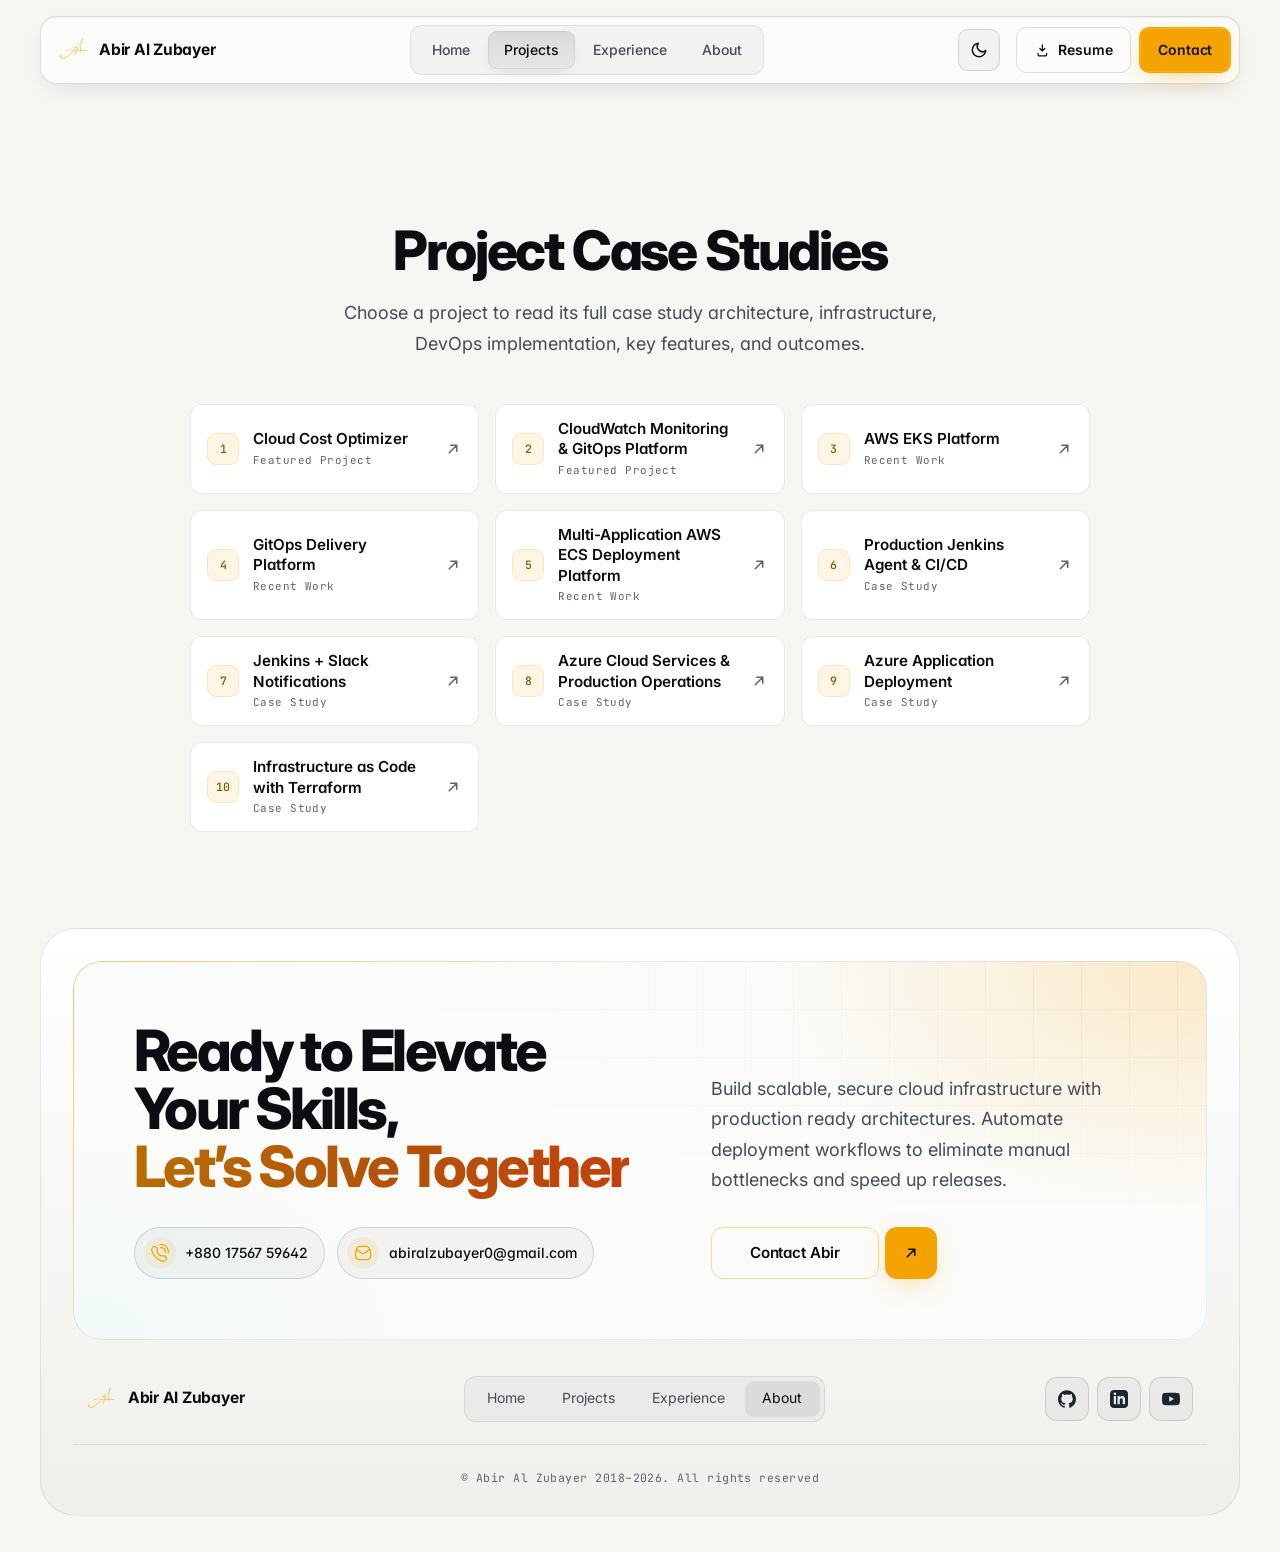
<file: project.html>
<!doctype html>
<html lang="en">

<head>
  <meta charset="utf-8" />
  <meta name="viewport" content="width=device-width, initial-scale=1" />

  <title>Project Case Study Abir Al Zubayer</title>
  <meta name="description"
    content="In-depth DevOps and cloud engineering case studies by Abir Al Zubayer, covering AWS architecture, Kubernetes platforms, Terraform infrastructure as code, GitOps delivery, and observability." />
  <meta name="keywords"
    content="DevOps case study, AWS architecture, Kubernetes platform, Terraform, GitOps, Argo CD, Amazon EKS, Amazon ECS, CloudWatch, Prometheus, Grafana" />
  <meta name="author" content="Abir Al Zubayer" />
  <meta name="robots" content="index, follow" />
  <meta name="theme-color" content="#07080b" />
  <meta name="color-scheme" content="dark light" />
  <!-- Apply the saved (or system) theme before first paint to avoid a flash -->
  <script>
    (function () {
      var t;
      // Device theme is the default; a manual toggle lasts for this session only.
      try { localStorage.removeItem('theme'); t = sessionStorage.getItem('theme'); } catch (e) {}
      if (t !== 'light' && t !== 'dark') {
        t = window.matchMedia('(prefers-color-scheme: light)').matches ? 'light' : 'dark';
      }
      document.documentElement.setAttribute('data-theme', t);
      var m = document.querySelector('meta[name="theme-color"]');
      if (m) m.setAttribute('content', t === 'light' ? '#f6f6f3' : '#07080b');
    })();
  </script>
  <meta name="geo.region" content="BD" />
  <link rel="canonical" href="https://alzubayer.com/project.html" />

  <meta property="og:type" content="article" />
  <meta property="og:site_name" content="Abir Al Zubayer" />
  <meta property="og:title" content="Project Case Study Abir Al Zubayer" />
  <meta property="og:description"
    content="In-depth DevOps and cloud engineering case studies covering AWS architecture, Kubernetes platforms, Terraform, GitOps delivery, and observability." />
  <meta property="og:url" content="https://alzubayer.com/project.html" />
  <meta property="og:image" content="https://alzubayer.com/assets/img/og/og-cover.png" />
  <meta name="twitter:card" content="summary_large_image" />
  <meta name="twitter:title" content="Project Case Study Abir Al Zubayer" />
  <meta name="twitter:description"
    content="In-depth DevOps and cloud engineering case studies covering AWS architecture, Kubernetes platforms, Terraform, GitOps delivery, and observability." />
  <meta name="twitter:image" content="https://alzubayer.com/assets/img/og/og-cover.png" />

  <link rel="icon" href="assets/logo/mark.svg" type="image/svg+xml" />
  <link rel="apple-touch-icon" href="assets/logo/mark.svg" />

  <link rel="preconnect" href="https://fonts.googleapis.com" />
  <link rel="preconnect" href="https://fonts.gstatic.com" crossorigin />
  <link rel="preload" as="style"
    href="https://fonts.googleapis.com/css2?family=Inter:wght@400;500;600;700;800&family=JetBrains+Mono:wght@400;500&display=swap" />
  <link rel="stylesheet" href="https://fonts.googleapis.com/css2?family=Inter:wght@400;500;600;700;800&family=JetBrains+Mono:wght@400;500&display=swap"
    media="print" onload="this.media='all'" />
  <noscript>
    <link rel="stylesheet"
      href="https://fonts.googleapis.com/css2?family=Inter:wght@400;500;600;700;800&family=JetBrains+Mono:wght@400;500&display=swap" />
  </noscript>

  <link rel="stylesheet" href="assets/css/base.css" />
  <link rel="stylesheet" href="assets/css/sections.css" />
  <link rel="stylesheet" href="assets/css/projects.css" />
</head>

<body>
  <a class="skip-link" href="#main">Skip to content</a>
  <div class="scroll-progress" aria-hidden="true"></div>

  <header class="site-header" id="top">
    <div class="shell">
      <nav class="nav" aria-label="Primary">
        <a class="brand" href="index.html#top">
          <img src="assets/logo/mark.svg" width="30" height="27" alt="" />
          <span>Abir Al Zubayer</span>
        </a>

        <button class="theme-toggle" type="button" aria-label="Switch to light theme" title="Switch theme">
          <svg class="theme-toggle__sun" aria-hidden="true" viewBox="0 0 24 24">
            <circle cx="12" cy="12" r="4" />
            <path d="M12 2v2M12 20v2M4.93 4.93l1.41 1.41M17.66 17.66l1.41 1.41M2 12h2M20 12h2M4.93 19.07l1.41-1.41M17.66 6.34l1.41-1.41" />
          </svg>
          <svg class="theme-toggle__moon" aria-hidden="true" viewBox="0 0 24 24">
            <path d="M21 12.8A9 9 0 1 1 11.2 3a7 7 0 0 0 9.8 9.8z" />
          </svg>
        </button>

        <button class="nav__toggle" type="button" aria-label="Open menu" aria-expanded="false" aria-controls="nav-menu">
          <span></span><span></span><span></span>
        </button>

        <div class="nav__links" id="nav-menu">
          <span class="nav__indicator" aria-hidden="true"></span>
          <a href="index.html#home">Home</a>
          <a href="index.html#projects" class="is-active">Projects</a>
          <a href="index.html#experience">Experience</a>
          <a href="index.html#about">About</a>
        </div>

        <div class="nav__actions">
          <a class="btn btn--resume" href="assets/docs/abir-al-zubayer-resume.pdf" target="_blank" rel="noopener">
            <svg aria-hidden="true" viewBox="0 0 24 24">
              <path d="M12 3v10m0 0 4-4m-4 4-4-4M5 17v2a2 2 0 0 0 2 2h10a2 2 0 0 0 2-2v-2" />
            </svg>
            Resume
          </a>
          <a class="btn btn--gold" href="#contact">Contact</a>
        </div>
      </nav>
    </div>
  </header>

  <main id="main">
    <div class="shell case-page">
      <!-- Rendered from assets/js/projects-data.js by assets/js/project-detail.js.
             The slug is read from the ?p= query parameter, so a direct link or a
             page refresh resolves the same content without any server rewrite. -->
      <div id="case-root" data-case-root>
        <div class="case-fallback">
          <p class="case-fallback__text">Loading project&hellip;</p>
        </div>
      </div>

      <noscript>
        <section class="case-noscript" aria-labelledby="noscript-title">
          <p class="eyebrow">Case Studies</p>
          <h1 class="section-title" id="noscript-title">DevOps &amp; Cloud Project Case Studies</h1>
          <p class="section-lead">
            The full case study for each project is rendered with JavaScript. A summary of every
            project is listed below, and the complete Projects section is available on the
            <a href="index.html#projects">home page</a>.
          </p>

          <ul class="case-noscript__list">
            <li>
              <h2>Cloud Cost Optimizer</h2>
              <p>
                Featured project. A cloud financial management platform that collects AWS billing
                and utilisation data, attributes spend to teams and environments, detects idle and
                over-provisioned resources, and routes every optimisation through Terraform and a
                reviewed pull request. Goal: reduce cloud infrastructure costs without compromising
                application performance, availability, or scalability.
              </p>
            </li>
            <li>
              <h2>CloudWatch Monitoring &amp; GitOps Platform</h2>
              <p>
                Featured project. A production-grade observability and deployment platform
                combining AWS CloudWatch, Prometheus, Grafana, Alertmanager, Loki, Kubernetes,
                Argo CD, GitHub Actions, and Terraform. Goal: monitor everything, deploy safely,
                detect problems quickly, and recover automatically.
              </p>
            </li>
            <li>
              <h2>AWS EKS Platform</h2>
              <p>
                Recent work. A reusable Kubernetes platform on Amazon EKS provisioned with
                Terraform across three Availability Zones, with Karpenter, HPA and KEDA
                autoscaling, IRSA, External Secrets Operator, AWS Load Balancer Controller ingress,
                and Argo CD delivery. Goal: build a secure, scalable, observable, and self-service
                Kubernetes platform on AWS.
              </p>
            </li>
            <li>
              <h2>GitOps Delivery Platform</h2>
              <p>
                Recent work. A continuous delivery platform that makes Git the deployment control
                plane: immutable image tags in Amazon ECR, a GitOps repository as the source of
                truth, Argo CD reconciliation, ApplicationSet scaling, and Argo Rollouts canary
                analysis with automated rollback. Principle: build once, store immutably, deploy
                through Git, continuously reconcile.
              </p>
            </li>
            <li>
              <h2>Multi-Application AWS ECS Deployment Platform</h2>
              <p>
                Recent work. A Terraform-managed platform running many independent applications on
                a shared Amazon ECS cluster behind one Application Load Balancer with
                ACM-managed HTTPS and Cloudflare DNS, deployed through GitHub Actions using
                GitHub OIDC. Goal: host multiple applications without creating a completely
                separate AWS infrastructure stack for every application.
              </p>
            </li>
          </ul>
        </section>
      </noscript>
    </div>
  </main>

  <!-- Identical to the landing-page footer in index.html. The only change is
         that the brand and nav hrefs carry the `index.html` prefix, so from this
         page they resolve to the same destinations the landing page links to. -->
  <footer class="footer" id="contact">
    <div class="shell">
      <div class="footer__card">
        <section class="contact reveal" aria-labelledby="contact-title">
          <div>
            <h2 id="contact-title">Ready to Elevate Your Skills,<br /><span class="text-gradient">Let’s Solve Together</span></h2>
            <ul class="contact__list">
              <li>
                <img src="assets/icons/call.svg" width="22" height="22" alt="" loading="lazy" />
                <a href="tel:+8801756759642">+880 17567 59642</a>
              </li>
              <li>
                <img src="assets/icons/mail.svg" width="22" height="22" alt="" loading="lazy" />
                <a href="mailto:abiralzubayer0@gmail.com">abiralzubayer0@gmail.com</a>
              </li>
            </ul>
          </div>

          <div class="contact__aside">
            <p>
              Build scalable, secure cloud infrastructure with production ready architectures. Automate deployment
              workflows to eliminate manual bottlenecks and speed up releases.
            </p>
            <div class="contact__cta">
              <a class="btn btn--outline-gold" href="mailto:abiralzubayer0@gmail.com">Contact Abir</a>
              <a class="btn-tile" href="mailto:abiralzubayer0@gmail.com" aria-label="Email Abir Al Zubayer">
                <svg aria-hidden="true" viewBox="0 0 24 24">
                  <path d="M7 17 17 7m0 0H9m8 0v8" />
                </svg>
              </a>
            </div>
          </div>
        </section>

        <div class="footer__bar">
          <a class="brand" href="index.html#top">
            <img src="assets/logo/mark.svg" width="30" height="27" alt="" loading="lazy" />
            <span>Abir Al Zubayer</span>
          </a>

          <nav class="footer__nav" aria-label="Footer">
            <a href="index.html#home">Home</a>
            <a href="index.html#projects">Projects</a>
            <a href="index.html#experience">Experience</a>
            <a href="index.html#about" class="is-active">About</a>
          </nav>

          <div class="footer__socials">
            <a href="https://github.com/abirall" target="_blank" rel="noopener" aria-label="GitHub">
              <svg aria-hidden="true" viewBox="0 0 24 24"><path d="M12 .297c-6.63 0-12 5.373-12 12 0 5.303 3.438 9.8 8.205 11.385.6.113.82-.258.82-.577 0-.285-.01-1.04-.015-2.04-3.338.724-4.042-1.61-4.042-1.61C4.422 18.07 3.633 17.7 3.633 17.7c-1.087-.744.084-.729.084-.729 1.205.084 1.838 1.236 1.838 1.236 1.07 1.835 2.809 1.305 3.495.998.108-.776.417-1.305.76-1.605-2.665-.3-5.466-1.332-5.466-5.93 0-1.31.465-2.38 1.235-3.22-.135-.303-.54-1.523.105-3.176 0 0 1.005-.322 3.3 1.23.96-.267 1.98-.399 3-.405 1.02.006 2.04.138 3 .405 2.28-1.552 3.285-1.23 3.285-1.23.645 1.653.24 2.873.12 3.176.765.84 1.23 1.91 1.23 3.22 0 4.61-2.805 5.625-5.475 5.92.42.36.81 1.096.81 2.22 0 1.606-.015 2.896-.015 3.286 0 .315.21.69.825.57C20.565 22.092 24 17.592 24 12.297c0-6.627-5.373-12-12-12" /></svg>
            </a>
            <a href="https://www.linkedin.com/in/abir-al-zubayer/" target="_blank" rel="noopener" aria-label="LinkedIn">
              <svg aria-hidden="true" viewBox="0 0 24 24"><path d="M19 0h-14c-2.761 0-5 2.239-5 5v14c0 2.761 2.239 5 5 5h14c2.762 0 5-2.239 5-5v-14c0-2.761-2.238-5-5-5zm-11 19h-3v-11h3v11zm-1.5-12.268c-.966 0-1.75-.79-1.75-1.764s.784-1.764 1.75-1.764 1.75.79 1.75 1.764-.783 1.764-1.75 1.764zm13.5 12.268h-3v-5.604c0-3.368-4-3.113-4 0v5.604h-3v-11h3v1.765c1.396-2.586 7-2.777 7 2.476v6.759z" /></svg>
            </a>
            <a href="https://www.youtube.com/@AbirDevOps" target="_blank" rel="noopener" aria-label="YouTube">
              <svg aria-hidden="true" viewBox="0 0 24 24"><path d="M23.5 6.2a3 3 0 0 0-2.1-2.1C19.5 3.6 12 3.6 12 3.6s-7.5 0-9.4.5A3 3 0 0 0 .5 6.2 31 31 0 0 0 0 12a31 31 0 0 0 .5 5.8 3 3 0 0 0 2.1 2.1c1.9.5 9.4.5 9.4.5s7.5 0 9.4-.5a3 3 0 0 0 2.1-2.1A31 31 0 0 0 24 12a31 31 0 0 0-.5-5.8zM9.6 15.6V8.4l6.3 3.6-6.3 3.6z" /></svg>
            </a>
          </div>
        </div>

        <p class="footer__copy">&copy; Abir Al Zubayer 2018–2026. All rights reserved</p>
      </div>
    </div>
  </footer>

  <script src="assets/js/projects-data.js" defer></script>
  <script src="assets/js/project-detail.js" defer></script>
  <script src="assets/js/main.js" defer></script>
</body>

</html>
</file>
<file: assets/css/base.css>
/* ==========================================================================
   Abir Al Zubayer Portfolio
   1. Design tokens
   2. Reset & base
   3. Layout primitives
   4. Typography
   5. Components (buttons, chips, surfaces)
   6. Motion (reveal, page transitions, scroll progress)
   7. Utilities
   ========================================================================== */

/* --------------------------------------------------------------------------
   1. Design tokens
   -------------------------------------------------------------------------- */
:root {
  /* Brand (theme-independent) */
  --gold: #f4a300;
  --gold-300: #ffc54d;
  --gold-600: #d98f00;
  --gold-700: #a86e00;
  --gold-100: #fff3d6;
  --gold-50: #fffaf0;
  --gold-a10: rgb(244 163 0 / 10%);
  --gold-a20: rgb(244 163 0 / 20%);
  --gold-a40: rgb(244 163 0 / 40%);
  --violet: #a78bfa;
  --red: #ff6b6b;
}

/* ---- Dark theme (default). The console illustration and case-study
   diagrams always use it, so they're listed here too. ---------------------- */
:root,
.console,
.case-dia {
  color-scheme: dark;

  /* Channels for translucent layers: rgb(var(--fg-rgb) / 6%) etc. */
  --fg-rgb: 255 255 255;
  --panel-rgb: 10 12 16;
  --shadow-rgb: 0 0 0;
  --shadow-k: 1;

  /* Canvas + surfaces */
  --bg: #07080b;
  --bg-2: #0b0d11;
  --surface: #101218;
  --surface-2: #151820;
  --surface-3: #1b1f29;
  --glass: rgb(255 255 255 / 3.5%);
  --glass-2: rgb(255 255 255 / 6%);

  /* Lines */
  --line: rgb(255 255 255 / 8%);
  --line-2: rgb(255 255 255 / 13%);
  --line-3: rgb(255 255 255 / 20%);

  /* Text */
  --text: #e6e8ee;
  --heading: #f7f8fa;
  --text-2: #a6adbb;
  --text-3: #7f8697;

  /* Accent text: gold is bright enough to read on dark */
  --gold-text: #f4a300;
  --gold-text-hi: #ffc54d;
  --grad-gold: linear-gradient(100deg, #ffc54d 0%, #f4a300 45%, #ff8a3d 100%);
  --title-start: #ffffff;
  --title-end: #b9bfcc;
  --star-color: #f4a300;
  --violet-text: #a78bfa;

  --cyan: #81ecff;
  --cyan-a15: rgb(129 236 255 / 15%);
  --green: #3ddc97;
  --green-a15: rgb(61 220 151 / 15%);
  --lime: #b8ff4d;
  --meter-a: #fdf3dc;
  --meter-b: #f4a300;
  --scrollbar: #2a2f3a;
  --icon-tile: rgb(244 163 0 / 10%);
}

/* ---- Light theme -------------------------------------------------------
   Every text token clears WCAG AA on --bg and --surface; gold text switches
   to a darker amber because #f4a300 on white is only ~2:1. */
:root[data-theme="light"] {
  color-scheme: light;

  --fg-rgb: 17 22 34;
  --panel-rgb: 255 255 255;
  --shadow-rgb: 30 35 50;
  --shadow-k: 0.22;

  --bg: #f6f6f3;
  --bg-2: #efefeb;
  --surface: #ffffff;
  --surface-2: #fbfbf9;
  --surface-3: #eeeeea;
  --glass: rgb(17 22 34 / 3%);
  --glass-2: rgb(17 22 34 / 5%);

  --line: rgb(17 22 34 / 9%);
  --line-2: rgb(17 22 34 / 14%);
  --line-3: rgb(17 22 34 / 24%);

  --text: #1e2330;
  --heading: #0b0d12;
  --text-2: #444b5a;
  --text-3: #5d6474;

  --gold-text: #875600;
  --gold-text-hi: #6b4400;
  --grad-gold: linear-gradient(100deg, #b86e00 0%, #b45309 50%, #c2410c 100%);
  --title-start: #0b0d12;
  --title-end: #3b4252;
  --star-color: #d98f00;
  --violet-text: #6d28d9;

  --cyan: #0e9fb8;
  --cyan-a15: rgb(14 159 184 / 12%);
  --green: #12a36b;
  --green-a15: rgb(18 163 107 / 12%);
  --lime: #5a9e00;
  --meter-a: #0e9fb8;
  --meter-b: #e09600;
  --scrollbar: #c9cbd1;
  --icon-tile: #171a21;
}

:root {
  /* Legacy names still referenced by inline styles and data */
  --ink: #0b0d11;
  --ink-900: #07080b;
  --slate: var(--text-2);
  --muted: var(--text-3);
  --navy: var(--heading);
  --muted-plum: var(--text-2);
  --tint-cream: rgb(244 163 0 / 7%);
  --tint-lilac: rgb(167 139 250 / 7%);

  /* Typography */
  --font: "Inter", ui-sans-serif, system-ui, -apple-system, "Segoe UI", Roboto,
    "Helvetica Neue", Arial, sans-serif;
  --font-mono: "JetBrains Mono", ui-monospace, SFMono-Regular, "SF Mono", Menlo,
    Consolas, "Liberation Mono", monospace;

  --fs-display: clamp(2.6rem, 1.2rem + 5.2vw, 5.25rem);
  --fs-h1: clamp(2rem, 0.95rem + 4.4vw, 4rem);
  --fs-h2: clamp(1.9rem, 1.1rem + 3vw, 3.4rem);
  --fs-h3: clamp(1.125rem, 0.98rem + 0.62vw, 1.5rem);
  --fs-lead: clamp(1rem, 0.94rem + 0.28vw, 1.125rem);
  --fs-body: 1rem;
  --fs-sm: 0.875rem;
  --fs-xs: 0.8125rem;
  --fs-2xs: 0.72rem;

  /* Spacing */
  --sp-1: 0.25rem;
  --sp-2: 0.5rem;
  --sp-3: 0.75rem;
  --sp-4: 1rem;
  --sp-5: 1.5rem;
  --sp-6: 2rem;
  --sp-7: 3rem;
  --sp-8: 4rem;
  --section-y: clamp(4rem, 2.2rem + 5.5vw, 7rem);

  /* Shell */
  --shell-max: 1240px;
  --shell-pad: clamp(1.1rem, 0.4rem + 2.8vw, 2.5rem);

  /* Radii */
  --r-sm: 8px;
  --r-md: 12px;
  --r-lg: 20px;
  --r-xl: 28px;
  --r-2xl: 36px;
  --r-pill: 999px;

  /* Elevation (tuned for dark: deep, soft, slightly warm) */
  --sh-sm: 0 1px 2px rgb(var(--shadow-rgb) / calc(40% * var(--shadow-k)));
  --sh-md: 0 8px 24px -8px rgb(var(--shadow-rgb) / calc(60% * var(--shadow-k)));
  --sh-lg: 0 18px 50px -18px rgb(var(--shadow-rgb) / calc(75% * var(--shadow-k)));
  --sh-card: 0 30px 60px -24px rgb(var(--shadow-rgb) / calc(80% * var(--shadow-k))), 0 0 0 1px var(--line-2);
  --sh-gold: 0 10px 40px -10px rgb(244 163 0 / 45%);

  /* Motion */
  --ease: cubic-bezier(0.22, 1, 0.36, 1);
  --ease-in-out: cubic-bezier(0.65, 0, 0.35, 1);
  --dur: 0.45s;

  /* Inline asset: a single 24x19 star tile, repeated by .stars */
  --star-mask: url('data:image/svg+xml;utf8,<svg xmlns="http://www.w3.org/2000/svg" viewBox="0 0 24 19"><path d="m12 0 2.9 6.03 6.63.88-4.83 4.6 1.2 6.57L12 14.9l-5.9 3.18 1.2-6.57L2.47 6.91l6.63-.88z" fill="%23000"/></svg>');

  /* Sticky header offset for anchor targets (synced by main.js) */
  --header-h: 84px;
}

/* --------------------------------------------------------------------------
   2. Reset & base
   -------------------------------------------------------------------------- */
*,
*::before,
*::after {
  box-sizing: border-box;
}

* {
  margin: 0;
}

html {
  -webkit-text-size-adjust: 100%;
  scroll-behavior: smooth;
  scroll-padding-top: calc(var(--header-h) + 16px);
  background: var(--bg);
}

body {
  font-family: var(--font);
  font-size: var(--fs-body);
  line-height: 1.6;
  color: var(--text);
  background: var(--bg);
  -webkit-font-smoothing: antialiased;
  -moz-osx-font-smoothing: grayscale;
  overflow-x: hidden;
  font-feature-settings: "cv11", "ss01";
}

/* A barely-there film grain + top glow gives the flat dark canvas depth. */
body::before {
  content: "";
  position: fixed;
  inset: 0;
  z-index: -1;
  pointer-events: none;
  background:
    radial-gradient(1200px 600px at 80% -10%, rgb(244 163 0 / 7%), transparent 60%),
    radial-gradient(900px 500px at -10% 20%, rgb(129 236 255 / 5%), transparent 60%),
    var(--bg);
}

img,
picture,
svg,
video {
  display: block;
  max-width: 100%;
}

img {
  height: auto;
}

input,
button,
textarea,
select {
  font: inherit;
  color: inherit;
}

button {
  cursor: pointer;
  background: none;
  border: 0;
}

a {
  color: inherit;
  text-decoration: none;
}

ul,
ol {
  list-style: none;
  padding: 0;
}

h1,
h2,
h3,
h4 {
  line-height: 1.12;
  text-wrap: balance;
  font-weight: 700;
  letter-spacing: -0.025em;
  color: var(--heading);
}

p {
  text-wrap: pretty;
}

code,
pre,
kbd {
  font-family: var(--font-mono);
}

:focus-visible {
  outline: 2px solid var(--gold);
  outline-offset: 3px;
  border-radius: 6px;
}

::selection {
  background: var(--gold);
  color: #111;
}

/* Thin, on-brand scrollbars where supported */
html {
  scrollbar-color: var(--scrollbar) var(--bg);
  scrollbar-width: thin;
}

/* --------------------------------------------------------------------------
   3. Layout primitives
   -------------------------------------------------------------------------- */
.shell {
  width: min(100% - (var(--shell-pad) * 2), var(--shell-max));
  margin-inline: auto;
}

.shell--wide {
  --shell-max: 1360px;
}

.section {
  position: relative;
  padding-block: var(--section-y);
}

.skip-link {
  position: absolute;
  left: -9999px;
  top: 0;
  z-index: 999;
  padding: 0.75rem 1.25rem;
  background: var(--gold);
  color: #111;
  border-radius: 0 0 var(--r-sm) 0;
  font-weight: 600;
}

.skip-link:focus {
  left: 0;
}

/* --------------------------------------------------------------------------
   4. Typography helpers
   -------------------------------------------------------------------------- */
/* Mono eyebrow with a short gold rule: reads like a code comment label. */
.eyebrow {
  display: inline-flex;
  align-items: center;
  gap: 0.65rem;
  font-family: var(--font-mono);
  font-size: var(--fs-xs);
  font-weight: 500;
  letter-spacing: 0.14em;
  text-transform: uppercase;
  color: var(--gold-text);
  margin-bottom: var(--sp-4);
}

.eyebrow::before {
  content: "";
  width: 22px;
  height: 1px;
  background: linear-gradient(90deg, var(--gold), transparent);
  flex: none;
}

.section-title {
  font-size: var(--fs-h2);
  color: var(--heading);
  font-weight: 700;
  letter-spacing: -0.035em;
  line-height: 1.06;
}

.section-title--upper {
  text-transform: none;
}

.section-lead {
  max-width: 62ch;
  margin-top: var(--sp-4);
  font-size: var(--fs-lead);
  line-height: 1.7;
  color: var(--text-2);
}

.section-head {
  display: flex;
  align-items: flex-end;
  justify-content: space-between;
  gap: var(--sp-5);
  flex-wrap: wrap;
  margin-bottom: clamp(2.25rem, 1.4rem + 3vw, 3.5rem);
}

/* Gradient text for emphasised phrases */
.text-gold,
.text-gradient {
  background: var(--grad-gold);
  -webkit-background-clip: text;
  background-clip: text;
  color: transparent;
}

/* --------------------------------------------------------------------------
   5. Components
   -------------------------------------------------------------------------- */
/* ---- Buttons ----------------------------------------------------------- */
.btn {
  --btn-bg: var(--surface-3);
  --btn-fg: var(--heading);
  --btn-bd: var(--line-2);
  position: relative;
  display: inline-flex;
  align-items: center;
  justify-content: center;
  gap: 0.55rem;
  padding: 0.85rem 1.4rem;
  border: 1px solid var(--btn-bd);
  border-radius: var(--r-md);
  background: var(--btn-bg);
  color: var(--btn-fg);
  font-size: var(--fs-sm);
  font-weight: 600;
  letter-spacing: -0.005em;
  white-space: nowrap;
  overflow: hidden;
  isolation: isolate;
  transition: transform 0.25s var(--ease), box-shadow 0.3s var(--ease),
    background-color 0.25s var(--ease), border-color 0.25s var(--ease),
    color 0.25s var(--ease);
}

/* Diagonal sheen that sweeps across on hover */
.btn::after {
  content: "";
  position: absolute;
  inset: 0;
  z-index: -1;
  background: linear-gradient(110deg, transparent 30%, rgb(255 255 255 / 18%) 50%, transparent 70%);
  transform: translateX(-120%);
  transition: transform 0.7s var(--ease);
}

.btn:hover::after {
  transform: translateX(120%);
}

.btn:hover {
  transform: translateY(-2px);
  border-color: var(--line-3);
  box-shadow: var(--sh-lg);
}

.btn:active {
  transform: translateY(0) scale(0.98);
}

.btn svg {
  width: 1.05em;
  height: 1.05em;
  flex: none;
  fill: none;
  stroke: currentColor;
  stroke-width: 2;
  stroke-linecap: round;
  stroke-linejoin: round;
  transition: transform 0.3s var(--ease);
}

.btn--gold {
  --btn-bg: var(--gold);
  --btn-fg: #121212;
  --btn-bd: transparent;
  box-shadow: 0 0 0 1px rgb(255 197 77 / 40%) inset, 0 8px 30px -12px rgb(244 163 0 / 70%);
}

.btn--gold:hover {
  --btn-bg: var(--gold-300);
  box-shadow: 0 0 0 1px rgb(255 255 255 / 30%) inset, var(--sh-gold);
}

.btn--ghost {
  --btn-bg: var(--glass);
  --btn-fg: var(--heading);
  --btn-bd: var(--line-2);
  backdrop-filter: blur(8px);
}

.btn--ghost:hover {
  --btn-bg: var(--glass-2);
  --btn-bd: var(--gold-a40);
}

.btn--outline-gold {
  --btn-bg: transparent;
  --btn-fg: var(--heading);
  --btn-bd: var(--gold-a40);
}

.btn--outline-gold:hover {
  --btn-bg: var(--gold);
  --btn-fg: #121212;
  --btn-bd: var(--gold);
}

.btn--sm {
  padding: 0.55rem 1rem;
  font-size: var(--fs-xs);
}

/* Button + square arrow tile, joined into one control */
.btn-pair {
  display: inline-flex;
  align-items: stretch;
  gap: 6px;
  flex: none;
}

.btn-pair .btn {
  min-width: 168px;
  height: 52px;
}

.btn-tile {
  display: grid;
  place-items: center;
  width: 52px;
  min-height: 52px;
  border-radius: var(--r-md);
  background: var(--gold);
  color: #121212;
  box-shadow: 0 8px 30px -12px rgb(244 163 0 / 70%);
  transition: background-color 0.25s var(--ease), transform 0.25s var(--ease),
    box-shadow 0.3s var(--ease);
}

.btn-tile:hover {
  background: var(--gold-300);
  transform: translateY(-2px);
  box-shadow: var(--sh-gold);
}

.btn-tile svg {
  width: 18px;
  height: 18px;
  fill: none;
  stroke: currentColor;
  stroke-width: 2.2;
  stroke-linecap: round;
  stroke-linejoin: round;
  transition: transform 0.3s var(--ease);
}

.btn-tile:hover svg,
.btn-pair:hover .btn-tile svg {
  transform: translate(2px, -2px);
}

@media (max-width: 420px) {
  .btn-pair {
    width: 100%;
  }

  .btn-pair .btn {
    min-width: 0;
    flex: 1;
  }
}

/* ---- Shared glass surface ---------------------------------------------- */
.surface {
  background: linear-gradient(180deg, var(--glass-2), var(--glass));
  border: 1px solid var(--line);
  border-radius: var(--r-lg);
}

/* ---- Pointer spotlight (main.js sets --mx / --my on hover) -------------- */
.has-spotlight {
  position: relative;
  isolation: isolate;
}

.has-spotlight::before {
  content: "";
  position: absolute;
  inset: 0;
  z-index: 1;
  border-radius: inherit;
  pointer-events: none;
  opacity: 0;
  background: radial-gradient(420px circle at var(--mx, 50%) var(--my, 50%),
      rgb(244 163 0 / 11%), transparent 45%);
  transition: opacity 0.35s var(--ease);
}

.has-spotlight:hover::before {
  opacity: 1;
}

/* ---- Status dot (pulsing "live" indicator) ------------------------------ */
.status-dot {
  position: relative;
  width: 8px;
  height: 8px;
  border-radius: 50%;
  background: var(--green);
  flex: none;
}

.status-dot::after {
  content: "";
  position: absolute;
  inset: -4px;
  border-radius: 50%;
  border: 1px solid var(--green);
  animation: pulse-ring 2.2s var(--ease) infinite;
}

@keyframes pulse-ring {
  0% {
    transform: scale(0.6);
    opacity: 0.9;
  }

  100% {
    transform: scale(1.8);
    opacity: 0;
  }
}

/* --------------------------------------------------------------------------
   6. Motion
   -------------------------------------------------------------------------- */
/* Scroll reveal: fade, lift, and un-blur. Stagger via .reveal-delay-* or
   the --reveal-delay custom property set by main.js on grid children. */
.reveal {
  opacity: 0;
  transform: translate3d(0, 28px, 0);
  filter: blur(4px);
  transition: opacity 0.9s var(--ease), transform 0.9s var(--ease), filter 0.9s var(--ease);
  transition-delay: var(--reveal-delay, 0s);
}

.reveal.is-visible {
  opacity: 1;
  transform: none;
  filter: none;
}

.reveal-delay-1 {
  --reveal-delay: 0.08s;
}

.reveal-delay-2 {
  --reveal-delay: 0.16s;
}

.reveal-delay-3 {
  --reveal-delay: 0.24s;
}

.reveal-delay-4 {
  --reveal-delay: 0.32s;
}

/* Scroll progress bar */
.scroll-progress {
  position: fixed;
  inset: 0 0 auto;
  z-index: 200;
  height: 2px;
  background: linear-gradient(90deg, var(--gold-600), var(--gold-300), var(--cyan));
  transform-origin: 0 50%;
  transform: scaleX(var(--progress, 0));
  pointer-events: none;
}

/* Cross-document page transitions (Chromium 126+). Other browsers fall back
   to the short fade in main.js. */
@view-transition {
  navigation: auto;
}

::view-transition-old(root) {
  animation: vt-out 0.28s var(--ease-in-out) both;
}

::view-transition-new(root) {
  animation: vt-in 0.55s var(--ease) both;
}

@keyframes vt-out {
  to {
    opacity: 0;
    transform: translateY(-10px) scale(0.995);
  }
}

@keyframes vt-in {
  from {
    opacity: 0;
    transform: translateY(14px);
  }
}

/* Fallback page-leave fade (added by main.js when view transitions are
   unavailable) */
html.is-leaving body {
  opacity: 0;
  transform: translateY(-8px);
  transition: opacity 0.25s var(--ease-in-out), transform 0.25s var(--ease-in-out);
}

/* First paint: the page glides in. */
body {
  animation: page-in 0.7s var(--ease) backwards;
}

@keyframes page-in {
  from {
    opacity: 0;
  }
}

/* --------------------------------------------------------------------------
   7. Utilities
   -------------------------------------------------------------------------- */
.visually-hidden {
  position: absolute !important;
  width: 1px;
  height: 1px;
  padding: 0;
  margin: -1px;
  overflow: hidden;
  clip: rect(0 0 0 0);
  white-space: nowrap;
  border: 0;
}

.mono {
  font-family: var(--font-mono);
}

@media (prefers-reduced-motion: reduce) {
  html {
    scroll-behavior: auto;
  }

  *,
  *::before,
  *::after {
    animation-duration: 0.01ms !important;
    animation-iteration-count: 1 !important;
    transition-duration: 0.01ms !important;
    scroll-behavior: auto !important;
  }

  .reveal {
    opacity: 1;
    transform: none;
    filter: none;
  }

  @view-transition {
    navigation: none;
  }
}

@media print {
  body::before {
    display: none;
  }

  .reveal {
    opacity: 1 !important;
    transform: none !important;
    filter: none !important;
  }

  .scroll-progress {
    display: none;
  }
}
</file>
<file: assets/css/sections.css>
/* ==========================================================================
   Section styles follows document order
   ========================================================================== */

/* --------------------------------------------------------------------------
   Header / navigation
   -------------------------------------------------------------------------- */
.site-header {
  position: sticky;
  top: 0;
  z-index: 100;
  padding-top: clamp(0.6rem, 0.3rem + 1vw, 1rem);
}


.nav {
  display: flex;
  align-items: center;
  gap: var(--sp-4);
  padding: 0.5rem 0.5rem 0.5rem 1.1rem;
  background: rgb(var(--panel-rgb) / 62%);
  border: 1px solid var(--line-2);
  border-radius: 16px;
  backdrop-filter: blur(18px) saturate(150%);
  -webkit-backdrop-filter: blur(18px) saturate(150%);
  box-shadow: 0 1px 0 rgb(var(--fg-rgb) / 5%) inset, var(--sh-md);
  transition: background-color 0.4s var(--ease), box-shadow 0.4s var(--ease),
    border-color 0.4s var(--ease);
}

.is-scrolled .nav {
  background: rgb(var(--panel-rgb) / 84%);
  border-color: var(--line);
  box-shadow: 0 1px 0 rgb(var(--fg-rgb) / 5%) inset, var(--sh-lg);
}

.brand {
  display: inline-flex;
  align-items: center;
  gap: 0.65rem;
  font-weight: 700;
  font-size: 0.975rem;
  color: var(--heading);
  letter-spacing: -0.015em;
  flex: none;
}

.brand img {
  width: 30px;
  height: 27px;
  transition: transform 0.5s var(--ease);
}

.brand:hover img {
  transform: rotate(-8deg) scale(1.08);
}

/* Center pill group with a sliding active indicator */
.nav__links {
  position: relative;
  display: flex;
  align-items: center;
  gap: 0.15rem;
  margin-inline: auto;
  padding: 0.3rem;
  background: rgb(var(--fg-rgb) / 4%);
  border: 1px solid var(--line);
  border-radius: 12px;
}

.nav__indicator {
  position: absolute;
  top: 0.3rem;
  bottom: 0.3rem;
  left: 0;
  width: var(--ind-w, 0);
  transform: translateX(var(--ind-x, 0));
  border-radius: 9px;
  background: linear-gradient(180deg, rgb(var(--fg-rgb) / 11%), rgb(var(--fg-rgb) / 5%));
  box-shadow: 0 0 0 1px rgb(var(--fg-rgb) / 8%) inset, 0 6px 16px -6px rgb(var(--shadow-rgb) / calc(60% * var(--shadow-k)));
  opacity: 0;
  transition: transform 0.5s var(--ease), width 0.5s var(--ease), opacity 0.3s var(--ease);
  pointer-events: none;
}

.nav__links.has-indicator .nav__indicator {
  opacity: 1;
}

.nav__links a {
  position: relative;
  z-index: 1;
  padding: 0.5rem 1rem;
  border-radius: 9px;
  font-size: var(--fs-sm);
  font-weight: 500;
  color: var(--text-2);
  transition: color 0.25s var(--ease), background-color 0.25s var(--ease);
}

.nav__links a:hover {
  color: var(--heading);
}

.nav__links a.is-active {
  color: var(--heading);
}

/* No-JS fallback for the active state */
.nav__links:not(.has-indicator) a.is-active {
  background: rgb(var(--fg-rgb) / 8%);
}

.nav__actions {
  display: flex;
  align-items: center;
  gap: 0.5rem;
  flex: none;
}

.nav__actions .btn {
  padding: 0.65rem 1.1rem;
  border-radius: 10px;
}

.nav__actions .btn--resume {
  --btn-bg: transparent;
  --btn-fg: var(--heading);
  --btn-bd: var(--line-2);
}

.nav__actions .btn--resume:hover {
  --btn-bg: rgb(var(--fg-rgb) / 6%);
}

.nav__actions .btn--resume:hover svg {
  transform: translateY(2px);
}

.nav__toggle {
  display: none;
  width: 42px;
  height: 42px;
  border-radius: 10px;
  padding: 13px 11px;
  flex-direction: column;
  justify-content: space-between;
  flex: none;
  border: 1px solid var(--line-2);
  background: rgb(var(--fg-rgb) / 4%);
}

.nav__toggle span {
  display: block;
  height: 1.5px;
  background: var(--heading);
  border-radius: 2px;
  transition: transform 0.35s var(--ease), opacity 0.2s var(--ease);
  transform-origin: center;
}

.nav.is-open .nav__toggle span:nth-child(1) {
  transform: translateY(6.75px) rotate(45deg);
}

.nav.is-open .nav__toggle span:nth-child(2) {
  opacity: 0;
}

.nav.is-open .nav__toggle span:nth-child(3) {
  transform: translateY(-6.75px) rotate(-45deg);
}


/* ---- Theme toggle ------------------------------------------------------- */
/* Desktop order: brand | links | toggle | actions. On mobile the toggle sits
   beside the hamburger so it stays reachable with the menu closed. */
.brand {
  order: 0;
}

.nav__links {
  order: 1;
}

.theme-toggle {
  order: 2;
}

.nav__actions {
  order: 3;
}

.theme-toggle {
  position: relative;
  display: grid;
  place-items: center;
  width: 42px;
  height: 42px;
  flex: none;
  border-radius: 10px;
  border: 1px solid var(--line-2);
  background: rgb(var(--fg-rgb) / 4%);
  color: var(--heading);
  overflow: hidden;
  transition: background-color 0.25s var(--ease), border-color 0.25s var(--ease), transform 0.25s var(--ease);
}

.theme-toggle:hover {
  border-color: var(--gold-a40);
  background: var(--gold-a10);
}

.theme-toggle:active {
  transform: scale(0.94);
}

.theme-toggle svg {
  position: absolute;
  width: 18px;
  height: 18px;
  fill: none;
  stroke: currentColor;
  stroke-width: 2;
  stroke-linecap: round;
  stroke-linejoin: round;
  transition: transform 0.55s var(--ease), opacity 0.35s var(--ease);
}

/* Show the icon of the theme you'd switch TO */
.theme-toggle__moon {
  opacity: 0;
  transform: rotate(-90deg) scale(0.5);
}

:root[data-theme="light"] .theme-toggle__sun {
  opacity: 0;
  transform: rotate(90deg) scale(0.5);
}

:root[data-theme="light"] .theme-toggle__moon {
  opacity: 1;
  transform: none;
}

.theme-toggle__sun {
  color: var(--gold);
}

/* Theme switches animate as a circular reveal (main.js); suppress the
   page-navigation cross-fade for that one transition. */
html.theme-vt::view-transition-old(root),
html.theme-vt::view-transition-new(root) {
  animation: none;
  mix-blend-mode: normal;
}

@media (max-width: 960px) {
  .nav {
    flex-wrap: wrap;
    row-gap: 0;
  }

  .theme-toggle {
    order: 0;
    margin-left: auto;
  }

  .nav__toggle {
    display: flex;
    order: 0;
    margin-left: 0.4rem;
  }

  .nav__links,
  .nav__actions {
    order: 5;
  }

  .nav__links,
  .nav__actions {
    flex-basis: 100%;
    display: none;
    margin: 0;
  }

  .nav__indicator {
    display: none;
  }

  .nav.is-open .nav__links {
    display: flex;
    flex-direction: column;
    align-items: stretch;
    background: none;
    border: 0;
    padding: 0.75rem 0 0.25rem;
    gap: 0.15rem;
    animation: menu-in 0.45s var(--ease) both;
  }

  .nav.is-open .nav__links a {
    animation: menu-in 0.45s var(--ease) both;
  }

  .nav.is-open .nav__links a:nth-of-type(2) {
    animation-delay: 0.04s;
  }

  .nav.is-open .nav__links a:nth-of-type(3) {
    animation-delay: 0.08s;
  }

  .nav.is-open .nav__links a:nth-of-type(4) {
    animation-delay: 0.12s;
  }

  .nav.is-open .nav__actions {
    display: flex;
    padding-bottom: 0.35rem;
    animation: menu-in 0.45s 0.14s var(--ease) both;
  }

  .nav.is-open .nav__actions .btn {
    flex: 1;
  }

  .nav__links a {
    padding: 0.8rem 0.85rem;
  }

  .nav__links a.is-active {
    background: rgb(var(--fg-rgb) / 7%);
  }
}

@keyframes menu-in {
  from {
    opacity: 0;
    transform: translateY(-6px);
  }
}

/* --------------------------------------------------------------------------
   Hero
   -------------------------------------------------------------------------- */
.hero {
  position: relative;
  isolation: isolate;
  padding-block: clamp(3rem, 1.5rem + 5vw, 6.5rem) clamp(4rem, 2rem + 6vw, 7.5rem);
  margin-top: calc(var(--header-h) * -1);
  padding-top: calc(var(--header-h) + clamp(2.5rem, 1rem + 5vw, 6rem));
}

/* ---- Decorative backdrop ------------------------------------------------- */
.hero__bg {
  position: absolute;
  inset: 0;
  z-index: -1;
  overflow: hidden;
  pointer-events: none;
  -webkit-mask-image: linear-gradient(180deg, #000 65%, transparent);
  mask-image: linear-gradient(180deg, #000 65%, transparent);
}

.hero__grid {
  position: absolute;
  inset: 0;
  -webkit-mask-image: radial-gradient(ellipse 70% 60% at 60% 40%, #000 20%, transparent 75%);
  mask-image: radial-gradient(ellipse 70% 60% at 60% 40%, #000 20%, transparent 75%);
}

/* The pattern is one cell larger than the box so translating by one cell loops
   seamlessly on the compositor. */
.hero__grid::before {
  content: "";
  position: absolute;
  inset: -64px;
  background-image:
    linear-gradient(rgb(var(--fg-rgb) / 5.5%) 1px, transparent 1px),
    linear-gradient(90deg, rgb(var(--fg-rgb) / 5.5%) 1px, transparent 1px);
  background-size: 64px 64px;
  animation: grid-drift 14s linear infinite;
}

@keyframes grid-drift {
  to {
    transform: translate3d(64px, 64px, 0);
  }
}

.hero__orb {
  position: absolute;
  border-radius: 50%;
  will-change: transform;
}

.hero__orb--gold {
  width: 720px;
  height: 720px;
  top: -260px;
  right: -160px;
  background: radial-gradient(circle, rgb(244 163 0 / 22%) 0%, rgb(244 163 0 / 6%) 40%, transparent 68%);
  animation: orb-drift 18s var(--ease-in-out) infinite alternate;
}

.hero__orb--cyan {
  width: 600px;
  height: 600px;
  bottom: -300px;
  left: -200px;
  background: radial-gradient(circle, rgb(129 236 255 / 13%) 0%, rgb(129 236 255 / 4%) 40%, transparent 68%);
  animation: orb-drift 22s var(--ease-in-out) infinite alternate-reverse;
}

@keyframes orb-drift {
  to {
    transform: translate3d(-80px, 60px, 0) scale(1.08);
  }
}

/* A faint horizontal scan line sweeping the blueprint */
.hero__beam {
  position: absolute;
  inset: 0 0 auto;
  height: 180px;
  background: linear-gradient(180deg, transparent, rgb(244 163 0 / 5%) 70%, rgb(244 163 0 / 16%) 100%);
  border-bottom: 1px solid rgb(244 163 0 / 22%);
  -webkit-mask-image: linear-gradient(90deg, transparent, #000 30%, #000 70%, transparent);
  mask-image: linear-gradient(90deg, transparent, #000 30%, #000 70%, transparent);
  transform: translateY(-200px);
  animation: beam 9s var(--ease-in-out) infinite;
}

@keyframes beam {
  0% {
    transform: translateY(-200px);
    opacity: 0;
  }

  15% {
    opacity: 1;
  }

  70% {
    opacity: 1;
  }

  100% {
    transform: translateY(900px);
    opacity: 0;
  }
}

.hero.is-paused *,
.hero.is-paused *::before,
.hero.is-paused *::after {
  animation-play-state: paused !important;
}

/* ---- Layout ------------------------------------------------------------- */
.hero__layout {
  display: grid;
  grid-template-columns: minmax(0, 1.08fr) minmax(0, 0.92fr);
  gap: clamp(2rem, 1rem + 4vw, 5rem);
  align-items: center;
}

.hero__eyebrow {
  display: inline-flex;
  align-items: center;
  gap: 0.7rem;
  padding: 0.45rem 0.95rem 0.45rem 0.85rem;
  border: 1px solid var(--line-2);
  border-radius: var(--r-pill);
  background: rgb(var(--fg-rgb) / 3.5%);
  backdrop-filter: blur(8px);
  font-family: var(--font-mono);
  font-size: var(--fs-2xs);
  font-weight: 500;
  letter-spacing: 0.08em;
  text-transform: uppercase;
  color: var(--text-2);
  margin-bottom: clamp(1.25rem, 0.8rem + 1.5vw, 2rem);
}

.hero__eyebrow-sep {
  color: var(--text-3);
}

.hero__title {
  display: flex;
  align-items: center;
  gap: clamp(0.9rem, 0.3rem + 2vw, 1.6rem);
  flex-wrap: wrap;
  font-size: clamp(2.5rem, 1rem + 4.1vw, 4.25rem);
  font-weight: 800;
  line-height: 1;
  letter-spacing: -0.045em;
  color: var(--heading);
}

.hero__title > span {
  background: linear-gradient(180deg, var(--title-start) 30%, var(--title-end) 100%);
  -webkit-background-clip: text;
  background-clip: text;
  color: transparent;
  padding-bottom: 0.06em;
}

/* Avatar sits inside a slowly rotating gradient ring */
.hero__title picture {
  position: relative;
  display: block;
  flex: none;
  padding: 3px;
  border-radius: 50%;
  isolation: isolate;
}

.hero__title picture::before {
  content: "";
  position: absolute;
  inset: 0;
  z-index: -1;
  border-radius: 50%;
  background: conic-gradient(from 0deg, var(--gold), transparent 30%, var(--cyan) 55%, transparent 75%, var(--gold));
  animation: spin 8s linear infinite;
}

@keyframes spin {
  to {
    transform: rotate(1turn);
  }
}

.hero__avatar {
  width: clamp(56px, 2.2rem + 3vw, 82px);
  aspect-ratio: 1;
  border-radius: 50%;
  object-fit: cover;
  border: 3px solid var(--bg);
  transition: transform 0.5s var(--ease);
}

.hero__title picture:hover .hero__avatar {
  transform: scale(1.06);
}

.hero__subtitle {
  margin-top: clamp(1.1rem, 0.6rem + 1.6vw, 1.75rem);
  font-size: clamp(1.3rem, 0.85rem + 1.6vw, 2.1rem);
  font-weight: 500;
  line-height: 1.25;
  letter-spacing: -0.025em;
  color: var(--text-2);
}

.hero__subtitle span {
  display: block;
  font-weight: 700;
}

.hero__text {
  margin-top: clamp(1rem, 0.7rem + 1vw, 1.5rem);
  max-width: 54ch;
  color: var(--text-2);
  font-size: var(--fs-lead);
  line-height: 1.7;
}

.hero__actions {
  display: flex;
  align-items: center;
  gap: 0.75rem;
  flex-wrap: wrap;
  margin-top: clamp(1.75rem, 1rem + 2.4vw, 2.5rem);
}

.hero__actions .btn {
  height: 52px;
  padding-inline: 1.5rem;
}

.hero__actions .btn--gold:hover svg {
  transform: translateX(3px);
}

.hero__group {
  display: flex;
  gap: 6px;
}

.hero__play {
  position: relative;
  display: grid;
  place-items: center;
  width: 52px;
  height: 52px;
  border-radius: var(--r-md);
  border: 1px solid var(--line-2);
  background: rgb(var(--fg-rgb) / 4%);
  color: var(--gold-text);
  transition: background-color 0.25s var(--ease), transform 0.25s var(--ease),
    color 0.25s var(--ease), border-color 0.25s var(--ease);
}

.hero__play::after {
  content: "";
  position: absolute;
  inset: -1px;
  border-radius: inherit;
  border: 1px solid var(--gold);
  opacity: 0;
  animation: play-ping 2.6s var(--ease) infinite;
}

@keyframes play-ping {
  0% {
    opacity: 0.7;
    transform: scale(1);
  }

  100% {
    opacity: 0;
    transform: scale(1.35);
  }
}

.hero__play:hover {
  background: var(--gold);
  border-color: var(--gold);
  color: #121212;
  transform: translateY(-2px);
}

.hero__play svg {
  width: 16px;
  height: 16px;
  fill: currentColor;
}

/* ---- Stats -------------------------------------------------------------- */
.hero__stats {
  display: grid;
  grid-template-columns: repeat(4, minmax(0, 1fr));
  gap: 1rem;
  margin-top: clamp(2.25rem, 1.2rem + 3vw, 3.25rem);
  padding-top: clamp(1.25rem, 1rem + 1vw, 1.75rem);
  border-top: 1px solid var(--line);
}

.hero__stat {
  display: flex;
  flex-direction: column-reverse;
  gap: 0.3rem;
}

.hero__stat dt {
  font-family: var(--font-mono);
  font-size: var(--fs-2xs);
  letter-spacing: 0.06em;
  text-transform: uppercase;
  color: var(--text-3);
}

.hero__stat dd {
  margin: 0;
  font-size: clamp(1.5rem, 1.1rem + 1.2vw, 2.1rem);
  font-weight: 700;
  letter-spacing: -0.04em;
  line-height: 1;
  color: var(--heading);
  font-variant-numeric: tabular-nums;
}

/* ---- Console illustration ----------------------------------------------- */
.hero__visual {
  position: relative;
  perspective: 1200px;
}

.console {
  position: relative;
  border-radius: 16px;
  background: linear-gradient(180deg, rgb(var(--panel-rgb) / 92%), rgb(var(--panel-rgb) / 94%));
  border: 1px solid var(--line-2);
  box-shadow: 0 40px 80px -30px rgb(var(--shadow-rgb) / calc(90% * var(--shadow-k))), 0 0 0 1px rgb(var(--fg-rgb) / 3%) inset,
    0 0 80px -20px rgb(244 163 0 / 18%);
  overflow: hidden;
  transform-style: preserve-3d;
  transform: rotateX(var(--rx, 0deg)) rotateY(var(--ry, 0deg));
  transition: transform 0.6s var(--ease);
  backdrop-filter: blur(12px);
}

/* Top-edge highlight */
.console::before {
  content: "";
  position: absolute;
  inset: 0 0 auto;
  height: 1px;
  background: linear-gradient(90deg, transparent, rgb(244 163 0 / 60%), transparent);
}

.console__bar {
  display: flex;
  align-items: center;
  gap: 0.85rem;
  padding: 0.8rem 1rem;
  border-bottom: 1px solid var(--line);
  background: rgb(var(--fg-rgb) / 2.5%);
}

.console__dots {
  display: flex;
  gap: 6px;
}

.console__dots i {
  width: 10px;
  height: 10px;
  border-radius: 50%;
  background: #ff5f57;
}

.console__dots i:nth-child(2) {
  background: #febc2e;
}

.console__dots i:nth-child(3) {
  background: #28c840;
}

.console__title {
  flex: 1;
  font-family: var(--font-mono);
  font-size: 0.72rem;
  color: var(--text-3);
  text-align: center;
}

.console__badge {
  padding: 0.15rem 0.5rem;
  border-radius: var(--r-pill);
  background: var(--green-a15);
  color: var(--green);
  font-family: var(--font-mono);
  font-size: 0.65rem;
  letter-spacing: 0.08em;
  text-transform: uppercase;
}

.console__body {
  padding: 1.1rem 1.2rem 1.3rem;
  font-family: var(--font-mono);
  font-size: clamp(0.7rem, 0.62rem + 0.25vw, 0.8rem);
  line-height: 1.85;
  color: #cfd4de;
  padding-bottom: 3.5rem;
}

.c-line {
  white-space: nowrap;
  overflow: hidden;
  text-overflow: ellipsis;
  opacity: 0;
  transform: translateY(4px);
}

/* Lines "print" in sequence once the console scrolls into view */
.is-visible .c-line {
  animation: c-line 0.35s var(--ease) forwards;
}

.c-line:nth-child(1) { animation-delay: 0.6s !important; }
.c-line:nth-child(2) { animation-delay: 1.3s !important; }
.c-line:nth-child(3) { animation-delay: 1.7s !important; }
.c-line:nth-child(4) { animation-delay: 2.4s !important; }
.c-line:nth-child(5) { animation-delay: 3.0s !important; }
.c-line:nth-child(6) { animation-delay: 3.2s !important; }
.c-line:nth-child(7) { animation-delay: 3.35s !important; }
.c-line:nth-child(8) { animation-delay: 3.5s !important; }
.c-line:nth-child(9) { animation-delay: 4.2s !important; }
.c-line:nth-child(10) { animation-delay: 4.9s !important; }

@keyframes c-line {
  to {
    opacity: 1;
    transform: none;
  }
}

.c-prompt {
  color: var(--gold-text);
  margin-right: 0.35em;
}

.c-ok {
  color: var(--green);
}

.c-cyan {
  color: var(--cyan);
}

.c-dim {
  color: var(--text-3);
}

.c-head {
  color: var(--text-3);
}

.c-caret {
  display: inline-block;
  width: 0.55em;
  height: 1.05em;
  margin-left: 0.4em;
  vertical-align: -0.15em;
  background: var(--gold);
  animation: caret 1s steps(1) infinite;
}

@keyframes caret {
  50% {
    opacity: 0;
  }
}

/* ---- Pipeline card ------------------------------------------------------ */
.pipeline {
  position: relative;
  z-index: 2;
  width: min(88%, 420px);
  margin: -2.25rem -1.25rem 0 auto;
  padding: 1rem 1.1rem 1.1rem;
  border-radius: 14px;
  border: 1px solid var(--line-2);
  background: rgb(var(--panel-rgb) / 88%);
  backdrop-filter: blur(14px);
  -webkit-backdrop-filter: blur(14px);
  box-shadow: var(--sh-lg);
}

.pipeline__head {
  display: flex;
  justify-content: space-between;
  gap: 1rem;
  margin-bottom: 0.9rem;
  font-family: var(--font-mono);
  font-size: 0.7rem;
  letter-spacing: 0.06em;
  text-transform: uppercase;
  color: var(--text-2);
}

.pipeline__run {
  color: var(--text-3);
  text-transform: none;
  letter-spacing: 0;
}

.pipeline__stages {
  display: grid;
  grid-template-columns: repeat(5, 1fr);
  gap: 0.35rem;
}

.pipeline__stages li {
  position: relative;
  display: grid;
  justify-items: center;
  gap: 0.45rem;
  font-size: 0.68rem;
  font-weight: 500;
  color: var(--text-2);
}

/* Connector between stage dots */
.pipeline__stages li:not(:last-child)::after {
  content: "";
  position: absolute;
  top: 10px;
  left: calc(50% + 14px);
  right: calc(-50% + 14px);
  height: 1px;
  background: var(--line-2);
}

.pipeline__stages li::before {
  content: "";
  width: 20px;
  height: 20px;
  border-radius: 50%;
  border: 1.5px solid var(--line-3);
  background: var(--surface-2);
  animation: stage 6s var(--ease) infinite;
  animation-delay: calc(var(--i) * 0.7s);
}

@keyframes stage {
  0%,
  4% {
    border-color: var(--line-3);
    background: var(--surface-2);
    box-shadow: none;
  }

  8%,
  16% {
    border-color: var(--gold);
    background: rgb(244 163 0 / 25%);
    box-shadow: 0 0 0 4px rgb(244 163 0 / 12%);
  }

  22%,
  88% {
    border-color: var(--green);
    background: var(--green) url('data:image/svg+xml;utf8,<svg xmlns="http://www.w3.org/2000/svg" viewBox="0 0 24 24" fill="none" stroke="%230b0d11" stroke-width="3.2" stroke-linecap="round" stroke-linejoin="round"><path d="m6 12.5 4 4 8-9"/></svg>') center / 70% no-repeat;
    box-shadow: 0 0 14px -2px rgb(61 220 151 / 60%);
  }

  100% {
    border-color: var(--line-3);
    background: var(--surface-2);
    box-shadow: none;
  }
}

.pipeline__track {
  position: relative;
  height: 3px;
  margin-top: 0.95rem;
  border-radius: var(--r-pill);
  background: var(--surface-3);
  overflow: hidden;
}

.pipeline__track span {
  position: absolute;
  inset: 0;
  border-radius: inherit;
  background: linear-gradient(90deg, var(--gold), var(--green));
  transform-origin: 0 50%;
  animation: track 6s var(--ease-in-out) infinite;
}

@keyframes track {
  0% {
    transform: scaleX(0);
    opacity: 1;
  }

  70% {
    transform: scaleX(1);
    opacity: 1;
  }

  95%,
  100% {
    transform: scaleX(1);
    opacity: 0;
  }
}

/* ---- Floating status chips --------------------------------------------- */
.float-chip {
  position: absolute;
  z-index: 3;
  display: inline-flex;
  align-items: center;
  gap: 0.5rem;
  padding: 0.5rem 0.8rem;
  border-radius: var(--r-pill);
  border: 1px solid var(--line-2);
  background: rgb(var(--panel-rgb) / 85%);
  backdrop-filter: blur(10px);
  -webkit-backdrop-filter: blur(10px);
  box-shadow: var(--sh-md);
  font-family: var(--font-mono);
  font-size: 0.7rem;
  color: var(--text);
  white-space: nowrap;
  animation: float 6s var(--ease-in-out) infinite alternate;
}

.float-chip svg {
  width: 16px;
  height: 16px;
  fill: none;
  stroke: var(--cyan);
  stroke-width: 1.8;
}

.float-chip--k8s {
  top: -1.1rem;
  right: 1.5rem;
}

.float-chip--up {
  bottom: 2.25rem;
  left: -1.5rem;
  animation-delay: -3s;
}

@keyframes float {
  to {
    transform: translateY(-10px);
  }
}

/* ---- Scroll cue --------------------------------------------------------- */
.hero__scroll {
  position: absolute;
  left: 50%;
  bottom: clamp(1rem, 0.5rem + 1.5vw, 2rem);
  width: 24px;
  height: 38px;
  margin-left: -12px;
  border: 1.5px solid var(--line-3);
  border-radius: 14px;
  transition: border-color 0.3s var(--ease);
}

.hero__scroll:hover {
  border-color: var(--gold);
}

.hero__scroll span {
  position: absolute;
  top: 7px;
  left: 50%;
  width: 3px;
  height: 7px;
  margin-left: -1.5px;
  border-radius: 2px;
  background: var(--gold);
  animation: scroll-cue 1.8s var(--ease) infinite;
}

@keyframes scroll-cue {
  0% {
    transform: translateY(0);
    opacity: 1;
  }

  80%,
  100% {
    transform: translateY(14px);
    opacity: 0;
  }
}

@media (min-width: 1081px) {
  .hero__title {
    flex-wrap: nowrap;
  }
}

@media (max-width: 1080px) {
  .hero__layout {
    grid-template-columns: minmax(0, 1fr);
  }

  .hero__visual {
    max-width: 580px;
    width: 100%;
    margin-inline: auto;
  }

  .hero__scroll {
    display: none;
  }
}

@media (max-width: 480px) {
  .hero__eyebrow {
    font-size: 0.64rem;
    letter-spacing: 0.03em;
    gap: 0.5rem;
  }

  .hero__title {
    flex-wrap: nowrap;
    font-size: clamp(1.9rem, 0.6rem + 6.4vw, 2.5rem);
  }

  .hero__avatar {
    width: 52px;
  }
}

@media (max-width: 620px) {
  .hero__stats {
    grid-template-columns: repeat(2, minmax(0, 1fr));
    row-gap: 1.25rem;
  }

  .pipeline {
    width: 100%;
    margin: 0.75rem 0 0;
  }

  .float-chip--up {
    display: none;
  }

  .float-chip--k8s {
    right: 0.75rem;
  }

  .console__title {
    display: none;
  }
}

@media (max-width: 420px) {
  .hero__actions,
  .hero__group {
    width: 100%;
  }

  .hero__group .btn,
  .hero__actions > .btn {
    flex: 1;
  }

  .hero__play {
    flex: none;
  }
}

/* --------------------------------------------------------------------------
   Social row + Vision / Goal panel
   -------------------------------------------------------------------------- */
.social-row {
  display: flex;
  align-items: center;
  justify-content: space-between;
  gap: var(--sp-5);
  flex-wrap: wrap;
  padding-bottom: clamp(1.5rem, 0.8rem + 2vw, 2.5rem);
}

.social-row__label {
  font-size: clamp(1.1rem, 0.85rem + 0.9vw, 1.5rem);
  font-weight: 400;
  color: var(--text-2);
  line-height: 1.2;
  letter-spacing: -0.02em;
}

.social-row__label strong {
  font-weight: 700;
  color: var(--heading);
}

.social-row__links {
  display: flex;
  align-items: center;
  gap: 0.6rem;
  flex-wrap: wrap;
}

.social-chip {
  display: inline-flex;
  align-items: center;
  gap: 0.65rem;
  height: 52px;
  padding-inline: 1.35rem;
  border: 1px solid var(--line-2);
  border-radius: var(--r-pill);
  background: rgb(var(--fg-rgb) / 3.5%);
  font-size: 1rem;
  font-weight: 500;
  color: var(--heading);
  transition: transform 0.35s var(--ease), background-color 0.3s var(--ease),
    border-color 0.3s var(--ease), color 0.3s var(--ease), box-shadow 0.3s var(--ease);
}

.social-chip svg {
  width: 1.15em;
  height: 1.15em;
  fill: currentColor;
  flex: none;
  transition: transform 0.4s var(--ease), color 0.3s var(--ease);
}

.social-chip svg.social-chip__yt {
  width: 1.55em;
  height: 1.1em;
}

.social-chip:hover {
  border-color: var(--gold-a40);
  background: var(--gold-a10);
  transform: translateY(-3px);
  box-shadow: 0 12px 30px -14px rgb(244 163 0 / 50%);
}

.social-chip:hover svg {
  color: var(--gold-text);
  transform: scale(1.1) rotate(-6deg);
}

/* The panel: giant outlined wordmark over two glass cards */
.panel {
  position: relative;
  border-radius: var(--r-2xl);
  border: 1px solid var(--line);
  background:
    radial-gradient(80% 60% at 50% 0%, rgb(244 163 0 / 9%), transparent 60%),
    linear-gradient(180deg, var(--surface), var(--bg-2));
  padding: clamp(2rem, 1rem + 4vw, 4.5rem) clamp(1.1rem, 0.4rem + 3.3vw, 3.5rem) clamp(1.25rem, 0.6rem + 3vw, 3.5rem);
  overflow: hidden;
  isolation: isolate;
}

.panel::after {
  content: "";
  position: absolute;
  inset: 0;
  z-index: -1;
  background-image: radial-gradient(rgb(var(--fg-rgb) / 9%) 1px, transparent 1px);
  background-size: 22px 22px;
  -webkit-mask-image: radial-gradient(ellipse at 50% 30%, #000, transparent 70%);
  mask-image: radial-gradient(ellipse at 50% 30%, #000, transparent 70%);
}

.panel__word {
  display: block;
  font-size: clamp(4rem, -0.5rem + 21vw, 18.5rem);
  font-weight: 800;
  line-height: 0.8;
  letter-spacing: -0.05em;
  text-align: center;
  user-select: none;
  white-space: nowrap;
  margin-bottom: clamp(1.5rem, 0.5rem + 3vw, 3rem);
  background: linear-gradient(180deg, rgb(var(--fg-rgb) / 16%) 0%, rgb(var(--fg-rgb) / 1%) 85%);
  -webkit-background-clip: text;
  background-clip: text;
  color: transparent;
}

.vision-grid {
  display: grid;
  grid-template-columns: repeat(auto-fit, minmax(min(100%, 320px), 1fr));
  gap: clamp(0.85rem, 0.5rem + 1.2vw, 1.25rem);
}

.vision-card {
  display: flex;
  flex-direction: column;
  justify-content: center;
  min-height: 174px;
  background: rgb(var(--panel-rgb) / 70%);
  border: 1px solid var(--line);
  border-radius: var(--r-lg);
  padding: clamp(1.25rem, 0.75rem + 1.9vw, 2rem);
  backdrop-filter: blur(10px);
  transition: transform 0.45s var(--ease), border-color 0.35s var(--ease), box-shadow 0.45s var(--ease);
}

.vision-card:hover {
  transform: translateY(-4px);
  border-color: var(--gold-a40);
  box-shadow: 0 24px 50px -24px rgb(var(--shadow-rgb) / calc(80% * var(--shadow-k)));
}

.vision-card__head {
  display: flex;
  align-items: center;
  justify-content: space-between;
  gap: var(--sp-4);
  margin-bottom: 0.85rem;
}

.vision-card h3 {
  position: relative;
  z-index: 2;
  font-size: 1.25rem;
  font-weight: 700;
}

.vision-card__head img {
  position: relative;
  z-index: 2;
  width: 44px;
  height: 44px;
  padding: 10px;
  border-radius: 12px;
  background: var(--icon-tile);
  border: 1px solid var(--gold-a20);
  flex: none;
  transition: transform 0.5s var(--ease);
}

.vision-card:hover .vision-card__head img {
  transform: rotate(-10deg) scale(1.06);
}

.vision-card p {
  position: relative;
  z-index: 2;
  color: var(--text-2);
  font-size: var(--fs-sm);
  line-height: 1.7;
}

/* --------------------------------------------------------------------------
   Architecture ticker
   -------------------------------------------------------------------------- */
.ticker {
  display: grid;
  gap: 0.9rem;
  margin-block: clamp(3.5rem, 2rem + 5vw, 6rem);
  padding-block: clamp(1.1rem, 0.8rem + 1vw, 1.6rem);
  border-block: 1px solid var(--line);
  background: linear-gradient(180deg, rgb(var(--fg-rgb) / 1.5%), rgb(var(--fg-rgb) / 3%));
  overflow: hidden;
  -webkit-mask-image: linear-gradient(90deg, transparent, #000 10%, #000 90%, transparent);
  mask-image: linear-gradient(90deg, transparent, #000 10%, #000 90%, transparent);
}

.ticker__track {
  display: flex;
  align-items: center;
  gap: 0;
  width: max-content;
  animation: ticker-scroll 60s linear infinite;
}

.ticker__track--reverse {
  animation-direction: reverse;
  animation-duration: 75s;
}

.ticker:hover .ticker__track,
.ticker:focus-within .ticker__track {
  animation-play-state: paused;
}

.ticker__item {
  display: inline-flex;
  align-items: center;
  font-size: clamp(1rem, 0.8rem + 0.7vw, 1.4rem);
  font-weight: 500;
  letter-spacing: -0.02em;
  color: var(--text-2);
  white-space: nowrap;
  transition: color 0.25s var(--ease);
}

/* Diamond separators between items */
.ticker__item::after {
  content: "";
  width: 6px;
  height: 6px;
  margin-inline: clamp(1.25rem, 0.8rem + 1.4vw, 2.25rem);
  background: var(--gold);
  opacity: 0.55;
  transform: rotate(45deg);
  flex: none;
}

.ticker__item:hover {
  color: var(--heading);
}

.ticker__track--reverse .ticker__item {
  color: rgb(var(--fg-rgb) / 22%);
  font-weight: 600;
}

.ticker__track--reverse .ticker__item::after {
  background: var(--cyan);
  opacity: 0.35;
}

.ticker__item--lead {
  padding: 0.3rem 0.85rem;
  border-radius: var(--r-pill);
  border: 1px solid var(--gold-a40);
  background: var(--gold-a10);
  font-family: var(--font-mono);
  font-size: 0.75em;
  font-weight: 500;
  letter-spacing: 0.08em;
  text-transform: uppercase;
  color: var(--gold-text) !important;
}

.ticker__item--lead::after {
  display: none;
}

.ticker__item--lead {
  margin-right: clamp(1.25rem, 0.8rem + 1.4vw, 2.25rem);
}

@keyframes ticker-scroll {
  from {
    transform: translate3d(0, 0, 0);
  }

  to {
    transform: translate3d(-50%, 0, 0);
  }
}

@media (prefers-reduced-motion: reduce) {
  .ticker__track {
    animation: none;
    width: 100%;
    flex-wrap: wrap;
    justify-content: center;
    row-gap: 0.75rem;
    padding-inline: var(--shell-pad);
  }
}

/* --------------------------------------------------------------------------
   Core mastery
   -------------------------------------------------------------------------- */
.mastery {
  position: relative;
  border-radius: var(--r-2xl);
  border: 1px solid var(--line);
  background:
    radial-gradient(60% 50% at 100% 0%, rgb(129 236 255 / 7%), transparent 60%),
    radial-gradient(50% 40% at 0% 100%, rgb(244 163 0 / 8%), transparent 60%),
    linear-gradient(180deg, var(--surface), var(--bg-2));
  padding: clamp(1.5rem, 0.8rem + 4vw, 5.5rem);
  color: var(--text);
  overflow: hidden;
  isolation: isolate;
}

/* Blueprint grid fading in from the right */
.mastery::after {
  content: "";
  position: absolute;
  inset: 0;
  z-index: -1;
  background-image:
    linear-gradient(rgb(var(--fg-rgb) / 4%) 1px, transparent 1px),
    linear-gradient(90deg, rgb(var(--fg-rgb) / 4%) 1px, transparent 1px);
  background-size: 64px 64px;
  -webkit-mask-image: linear-gradient(120deg, transparent 35%, #000 100%);
  mask-image: linear-gradient(120deg, transparent 35%, #000 100%);
  pointer-events: none;
}

.mastery__eyebrow {
  display: inline-flex;
  align-items: center;
  gap: 0.65rem;
  font-family: var(--font-mono);
  font-size: var(--fs-xs);
  font-weight: 500;
  letter-spacing: 0.14em;
  text-transform: uppercase;
  color: var(--gold-text);
  margin-bottom: clamp(1.25rem, 0.8rem + 1.6vw, 2rem);
}

.mastery__eyebrow::before {
  content: "";
  width: 22px;
  height: 1px;
  background: linear-gradient(90deg, var(--gold), transparent);
}

.mastery__grid {
  display: grid;
  grid-template-columns: minmax(0, 1fr) minmax(0, 1.05fr);
  gap: clamp(1.75rem, 0.8rem + 3.4vw, 4rem);
  align-items: center;
}

.mastery h2 {
  font-size: clamp(2.1rem, 1rem + 3.6vw, 3.9rem);
  font-weight: 800;
  line-height: 1.02;
  letter-spacing: -0.045em;
  margin-bottom: 1.4rem;
}

.mastery__lead {
  color: var(--text-2);
  font-size: var(--fs-lead);
  line-height: 1.7;
  margin-bottom: clamp(1.5rem, 1rem + 1.4vw, 2.25rem);
  max-width: 48ch;
}

.mastery__lead strong {
  color: var(--heading);
  font-weight: 600;
}

.mastery__tags {
  display: flex;
  gap: 0.75rem;
  flex-wrap: wrap;
  max-width: 34rem;
}

.mastery-tag {
  display: inline-flex;
  flex-direction: column;
  align-items: flex-start;
  gap: 0.9rem;
  flex: 1 1 0;
  min-width: 180px;
  padding: 1.15rem 1.25rem;
  border-radius: var(--r-md);
  border: 1px solid var(--line);
  background: rgb(var(--fg-rgb) / 3%);
  font-family: var(--font-mono);
  font-size: var(--fs-2xs);
  font-weight: 500;
  letter-spacing: 0.1em;
  text-transform: uppercase;
  color: var(--heading);
  transition: border-color 0.3s var(--ease), transform 0.4s var(--ease), background-color 0.3s var(--ease);
}

.mastery-tag:hover {
  border-color: var(--gold-a40);
  background: var(--gold-a10);
  transform: translateY(-3px);
}

.mastery-tag img {
  width: 36px;
  height: 36px;
  padding: 7px;
  border-radius: 10px;
  background: var(--icon-tile);
  flex: none;
}

.mastery__cards {
  display: grid;
  gap: clamp(0.85rem, 0.5rem + 1.2vw, 1.25rem);
}

.mastery-card {
  --accent: var(--cyan);
  position: relative;
  background: rgb(var(--panel-rgb) / 72%);
  border: 1px solid var(--line-2);
  border-radius: var(--r-lg);
  padding: clamp(1.25rem, 0.8rem + 1.3vw, 2rem);
  backdrop-filter: blur(10px);
  overflow: hidden;
  transition: border-color 0.35s var(--ease), transform 0.45s var(--ease), box-shadow 0.45s var(--ease);
}

.mastery-card:nth-child(2) {
  --accent: var(--lime);
}

/* Accent edge that lights up on hover */
.mastery-card::after {
  content: "";
  position: absolute;
  inset: 0 0 auto;
  height: 1px;
  background: linear-gradient(90deg, transparent, var(--accent), transparent);
  opacity: 0.55;
  transition: opacity 0.35s var(--ease);
}

.mastery-card:hover {
  transform: translateY(-4px);
  border-color: color-mix(in srgb, var(--accent) 45%, transparent);
  box-shadow: 0 24px 60px -30px color-mix(in srgb, var(--accent) 55%, transparent);
}

.mastery-card:hover::after {
  opacity: 1;
}

.mastery-card__head {
  position: relative;
  z-index: 2;
  display: flex;
  align-items: center;
  justify-content: space-between;
  gap: var(--sp-4);
  margin-bottom: 0.65rem;
}

.mastery-card h3 {
  font-size: clamp(1.05rem, 0.9rem + 0.5vw, 1.3rem);
  color: var(--heading);
}

.mastery-card__head img,
.mastery-card__head svg {
  color: var(--heading);
  width: 22px;
  height: 22px;
  flex: none;
}

.mastery-card p {
  position: relative;
  z-index: 2;
  color: var(--text-2);
  font-size: var(--fs-sm);
  line-height: 1.65;
  margin-bottom: 1.15rem;
}

.meter {
  position: relative;
  height: 6px;
  border-radius: var(--r-pill);
  background: rgb(var(--fg-rgb) / 6%);
  overflow: hidden;
}

.meter__fill {
  position: relative;
  display: block;
  height: 100%;
  border-radius: inherit;
  background: linear-gradient(90deg, color-mix(in srgb, var(--meter-color, var(--gold)) 55%, transparent), var(--meter-color, var(--gold)));
  box-shadow: 0 0 12px color-mix(in srgb, var(--meter-color, var(--gold)) 60%, transparent);
  width: 0;
  transition: width 1.6s var(--ease) 0.3s;
  overflow: hidden;
}

.meter__fill::after {
  content: "";
  position: absolute;
  inset: 0;
  background: linear-gradient(90deg, transparent, rgb(255 255 255 / 55%), transparent);
  transform: translateX(-100%);
  animation: shimmer 2.8s var(--ease-in-out) 2s infinite;
}

@keyframes shimmer {
  to {
    transform: translateX(100%);
  }
}

.is-visible .meter__fill {
  width: var(--meter-value, 90%);
}

@media (max-width: 900px) {
  .mastery__grid {
    grid-template-columns: 1fr;
  }
}

/* --------------------------------------------------------------------------
   Featured projects (inside the mastery panel)
   -------------------------------------------------------------------------- */
.featured {
  margin-top: clamp(3rem, 2rem + 4vw, 5.5rem);
  padding-top: clamp(3rem, 2rem + 4vw, 5rem);
  border-top: 1px solid var(--line);
}

.featured__title {
  font-size: var(--fs-h2);
  font-weight: 700;
  color: var(--heading);
  text-align: center;
  letter-spacing: -0.04em;
  margin-bottom: 1.25rem;
}

.featured__grid {
  display: grid;
  grid-template-columns: repeat(2, 1fr);
  gap: clamp(1rem, 0.5rem + 1.7vw, 1.5rem);
  max-width: 1204px;
  margin-inline: auto;
}

.article-card {
  position: relative;
  display: grid;
  grid-template-columns: minmax(0, 0.95fr) minmax(0, 1.05fr);
  min-height: 340px;
  border-radius: var(--r-lg);
  border: 1px solid var(--line-2);
  overflow: hidden;
  background:
    linear-gradient(var(--card-tint, transparent), var(--card-tint, transparent)),
    var(--surface-2);
  transition: transform 0.5s var(--ease), box-shadow 0.5s var(--ease), border-color 0.35s var(--ease);
}

.article-card:hover {
  transform: translateY(-6px);
  border-color: color-mix(in srgb, var(--card-accent, var(--gold)) 50%, transparent);
  box-shadow: 0 30px 60px -30px rgb(var(--shadow-rgb) / calc(90% * var(--shadow-k))),
    0 0 50px -20px color-mix(in srgb, var(--card-accent, var(--gold)) 45%, transparent);
}

.article-card picture {
  overflow: hidden;
}

.article-card img {
  width: 100%;
  height: 100%;
  object-fit: cover;
  transition: transform 0.9s var(--ease);
}

.article-card:hover img {
  transform: scale(1.06);
}

.article-card__body {
  position: relative;
  z-index: 2;
  display: flex;
  flex-direction: column;
  align-items: flex-start;
  gap: 0.7rem;
  padding: clamp(1.25rem, 0.8rem + 1.5vw, 2rem);
}

.article-card__kicker {
  font-family: var(--font-mono);
  font-size: var(--fs-2xs);
  font-weight: 500;
  letter-spacing: 0.08em;
  text-transform: uppercase;
  color: var(--card-accent, var(--gold));
}

.article-card h3 {
  font-size: clamp(1.25rem, 0.95rem + 1vw, 1.75rem);
  color: var(--heading);
  line-height: 1.15;
  letter-spacing: -0.03em;
}

.article-card__date {
  font-family: var(--font-mono);
  font-size: var(--fs-2xs);
  color: var(--text-3);
}

.article-card__excerpt {
  font-size: var(--fs-sm);
  color: var(--text-2);
  line-height: 1.6;
}

.article-card__link {
  display: inline-flex;
  align-items: center;
  gap: 0.45rem;
  margin-top: auto;
  padding: 0.55rem 1rem;
  border: 1px solid var(--line-2);
  border-radius: var(--r-pill);
  font-size: var(--fs-xs);
  font-weight: 600;
  color: var(--heading);
  transition: background-color 0.3s var(--ease), color 0.3s var(--ease), border-color 0.3s var(--ease);
}

.article-card__link::after {
  content: "\2192";
  transition: transform 0.35s var(--ease);
}

/* The whole card is the hit target */
.article-card__link::before {
  content: "";
  position: absolute;
  inset: 0;
  z-index: 3;
}

.article-card:hover .article-card__link {
  background: var(--gold);
  border-color: var(--gold);
  color: #121212;
}

.article-card:hover .article-card__link::after {
  transform: translateX(3px);
}

@media (max-width: 1000px) {
  .featured__grid {
    grid-template-columns: 1fr;
  }
}

@media (max-width: 560px) {
  .article-card {
    grid-template-columns: 1fr;
  }

  .article-card img {
    aspect-ratio: 16 / 10;
  }
}

/* --------------------------------------------------------------------------
   Recent work
   -------------------------------------------------------------------------- */
.work__grid {
  display: grid;
  grid-template-columns: repeat(3, 1fr);
  gap: clamp(1rem, 0.5rem + 1.6vw, 1.75rem);
}

.work-card {
  position: relative;
  display: flex;
  flex-direction: column;
  border-radius: var(--r-lg);
  border: 1px solid var(--line);
  overflow: hidden;
  background: linear-gradient(180deg, var(--surface-2), var(--surface));
  transition: transform 0.5s var(--ease), box-shadow 0.5s var(--ease), border-color 0.35s var(--ease);
}

.work-card:hover {
  transform: translateY(-6px);
  border-color: var(--gold-a40);
  box-shadow: var(--sh-card);
}

.work-card picture {
  position: relative;
  overflow: hidden;
}

/* Soft fade from artwork into the card body */
.work-card picture::after {
  content: "";
  position: absolute;
  inset: auto 0 0;
  height: 40%;
  background: linear-gradient(180deg, transparent, rgb(var(--panel-rgb) / 65%));
  pointer-events: none;
}

.work-card img {
  width: 100%;
  aspect-ratio: 16 / 9;
  object-fit: cover;
  transition: transform 0.9s var(--ease);
}

.work-card:hover img {
  transform: scale(1.06);
}

.work-card__body {
  position: relative;
  z-index: 2;
  padding: clamp(1.25rem, 0.9rem + 1.2vw, 1.75rem);
  display: flex;
  flex-direction: column;
  gap: 0.7rem;
  flex: 1;
}

.work-card h3 {
  font-size: clamp(1.2rem, 1rem + 0.7vw, 1.5rem);
  color: var(--heading);
  letter-spacing: -0.03em;
}

.work-card .work-card__date {
  font-family: var(--font-mono);
  font-size: var(--fs-2xs);
  color: var(--text-3);
}

.work-card p {
  font-size: var(--fs-sm);
  color: var(--text-2);
  line-height: 1.65;
}

.work-card__link {
  margin-top: auto;
  padding-top: 0.5rem;
  font-size: var(--fs-sm);
  font-weight: 600;
  color: var(--gold-text);
  display: inline-flex;
  align-items: center;
  gap: 0.35rem;
}

.work-card__link::before {
  content: "";
  position: absolute;
  inset: 0;
  z-index: 3;
}

.work-card__link svg {
  width: 15px;
  height: 15px;
  fill: none;
  stroke: currentColor;
  stroke-width: 2.2;
  stroke-linecap: round;
  stroke-linejoin: round;
  transition: transform 0.35s var(--ease);
}

.work-card:hover .work-card__link svg {
  transform: translate(3px, -3px);
}

@media (max-width: 960px) {
  .work__grid {
    grid-template-columns: repeat(auto-fit, minmax(min(100%, 290px), 1fr));
  }
}

/* --------------------------------------------------------------------------
   Work process
   -------------------------------------------------------------------------- */
.process__grid {
  display: grid;
  grid-template-columns: repeat(3, 1fr);
  gap: clamp(0.85rem, 0.5rem + 1.2vw, 1.5rem);
  align-items: start;
}

.process-card {
  position: relative;
  border-radius: var(--r-lg);
  border: 1px solid var(--line);
  overflow: hidden;
  background: var(--surface-2);
  transition: transform 0.5s var(--ease), box-shadow 0.5s var(--ease), border-color 0.35s var(--ease);
}

.process-card:hover {
  transform: translateY(-6px);
  border-color: var(--gold-a40);
  box-shadow: var(--sh-card);
}

.process-card picture {
  overflow: hidden;
}

.process-card img {
  width: 100%;
  aspect-ratio: 408 / 357;
  object-fit: cover;
  transition: transform 0.9s var(--ease);
}

.process-card:hover img {
  transform: scale(1.05);
}

.process-card--tall img {
  aspect-ratio: 415 / 429;
}

.process-card--tallest img {
  aspect-ratio: 415 / 551;
}

.process-card__caption {
  position: absolute;
  left: 0.85rem;
  right: 0.85rem;
  bottom: 0.85rem;
  z-index: 2;
  display: flex;
  align-items: center;
  gap: 0.6rem;
  padding: 0.8rem 1rem;
  border-radius: var(--r-md);
  border: 1px solid var(--line-2);
  background: rgb(var(--panel-rgb) / 78%);
  backdrop-filter: blur(12px);
  -webkit-backdrop-filter: blur(12px);
  color: var(--heading);
  font-weight: 600;
  font-size: clamp(0.85rem, 0.8rem + 0.25vw, 1rem);
  transition: transform 0.45s var(--ease);
}

.process-card__caption::before {
  content: "";
  width: 8px;
  height: 8px;
  border-radius: 50%;
  background: var(--gold);
  box-shadow: 0 0 10px var(--gold);
  flex: none;
}

.process-card:hover .process-card__caption {
  transform: translateY(-3px);
}

.process-card__arrow {
  position: absolute;
  right: 0.85rem;
  bottom: 0.85rem;
  z-index: 2;
  width: 52px;
  height: 52px;
  display: grid;
  place-items: center;
  border-radius: 50%;
  background: var(--gold);
  color: #121212;
  box-shadow: var(--sh-gold);
  transition: transform 0.35s var(--ease), background-color 0.25s var(--ease);
}

.process-card__arrow:hover {
  background: var(--gold-300);
  transform: scale(1.08) rotate(45deg);
}

.process-card__arrow svg {
  width: 20px;
  height: 20px;
  fill: none;
  stroke: currentColor;
  stroke-width: 2.2;
  stroke-linecap: round;
  stroke-linejoin: round;
}

@media (max-width: 780px) {
  .process__grid {
    grid-template-columns: 1fr;
  }

  .process-card img,
  .process-card--tall img,
  .process-card--tallest img {
    aspect-ratio: 16 / 10;
  }
}

/* --------------------------------------------------------------------------
   Certifications
   -------------------------------------------------------------------------- */
.certs {
  position: relative;
  isolation: isolate;
}

.certs::before {
  content: "";
  position: absolute;
  inset: 0;
  z-index: -1;
  background:
    radial-gradient(35% 45% at 12% 40%, rgb(129 236 255 / 6%) 0%, transparent 70%),
    radial-gradient(35% 45% at 88% 60%, rgb(244 163 0 / 7%) 0%, transparent 70%);
  pointer-events: none;
}

.certs__head {
  display: grid;
  grid-template-columns: auto minmax(0, 1fr);
  align-items: end;
  gap: clamp(1.5rem, 1rem + 3vw, 4rem);
  margin-bottom: clamp(2.25rem, 1.4rem + 3vw, 3.5rem);
}

/* A hairline that runs from the heading to the edge, ending in a node */
.certs__rule {
  position: relative;
  height: 1px;
  margin-bottom: 1.1rem;
  background: linear-gradient(90deg, var(--line-3), transparent);
}

.certs__rule::after {
  content: "";
  position: absolute;
  left: 0;
  top: -3px;
  width: 7px;
  height: 7px;
  border-radius: 50%;
  background: var(--gold);
  box-shadow: 0 0 12px var(--gold);
}

.certs__grid {
  display: grid;
  grid-template-columns: repeat(3, 1fr);
  gap: clamp(0.85rem, 0.5rem + 1.2vw, 1.5rem);
}

.cert-card {
  position: relative;
  display: flex;
  flex-direction: column;
  align-items: flex-start;
  padding: clamp(1.5rem, 1rem + 1.6vw, 2.25rem);
  border-radius: var(--r-xl);
  border: 1px solid var(--line);
  background: linear-gradient(180deg, var(--surface-2), var(--surface));
  overflow: hidden;
  transition: transform 0.5s var(--ease), border-color 0.35s var(--ease), box-shadow 0.5s var(--ease);
}

/* Gold edge that draws across the top on hover */
.cert-card::after {
  content: "";
  position: absolute;
  inset: 0 0 auto;
  height: 2px;
  background: linear-gradient(90deg, var(--gold), var(--cyan));
  transform: scaleX(0);
  transform-origin: 0 50%;
  transition: transform 0.6s var(--ease);
}

.cert-card:hover {
  transform: translateY(-6px);
  border-color: var(--line-2);
  box-shadow: var(--sh-card);
}

.cert-card:hover::after {
  transform: scaleX(1);
}

/* Brand logos sit on a white app-icon tile in both themes, so each mark
   keeps its official colours. --brand drives the hover glow. */
.cert-card:nth-child(1) {
  --brand: 255 153 0;
}

.cert-card:nth-child(2) {
  --brand: 0 137 214;
}

.cert-card:nth-child(3) {
  --brand: 238 0 0;
}

.cert-card__logo {
  position: relative;
  z-index: 2;
  display: grid;
  place-items: center;
  width: 76px;
  height: 76px;
  padding: 14px;
  margin-bottom: 1.5rem;
  border-radius: 20px;
  background: #fff;
  border: 1px solid rgb(var(--brand, 244 163 0) / 22%);
  box-shadow: 0 10px 24px -12px rgb(var(--brand, 244 163 0) / 45%), 0 1px 2px rgb(0 0 0 / 8%);
  transition: transform 0.5s var(--ease), box-shadow 0.5s var(--ease);
}

.cert-card:hover .cert-card__logo {
  transform: translateY(-3px) rotate(-4deg);
  box-shadow: 0 16px 36px -10px rgb(var(--brand, 244 163 0) / 60%), 0 1px 2px rgb(0 0 0 / 8%);
}

.cert-card__logo img {
  width: 100%;
  height: 100%;
  object-fit: contain;
}

.cert-card h3 {
  position: relative;
  z-index: 2;
  font-size: 1.35rem;
  margin-bottom: 0.75rem;
  color: var(--heading);
}

.cert-card p {
  position: relative;
  z-index: 2;
  font-size: var(--fs-sm);
  color: var(--text-2);
  line-height: 1.7;
}

@media (max-width: 960px) {
  .certs__grid {
    grid-template-columns: repeat(auto-fit, minmax(min(100%, 280px), 1fr));
  }
}

@media (max-width: 620px) {
  .certs__head {
    grid-template-columns: 1fr;
  }

  .certs__rule {
    display: none;
  }
}

/* --------------------------------------------------------------------------
   Testimonials
   -------------------------------------------------------------------------- */
.testimonials {
  position: relative;
  isolation: isolate;
  border-radius: var(--r-2xl);
  border: 1px solid var(--line);
  background:
    radial-gradient(60% 80% at 90% 0%, rgb(244 163 0 / 10%) 0%, transparent 60%),
    radial-gradient(50% 70% at 0% 100%, rgb(129 236 255 / 6%) 0%, transparent 62%),
    linear-gradient(180deg, var(--surface), var(--bg-2));
  padding: clamp(2rem, 1.2rem + 3.4vw, 4.5rem) clamp(1.1rem, 0.4rem + 2.8vw, 3.5rem);
  overflow: hidden;
}

.testimonials__head {
  display: flex;
  align-items: flex-end;
  justify-content: space-between;
  gap: var(--sp-5);
  flex-wrap: wrap;
  margin-bottom: clamp(1.75rem, 1rem + 3vw, 3rem);
}

.testimonials h2 {
  font-size: var(--fs-h2);
  font-weight: 700;
  color: var(--heading);
  letter-spacing: -0.04em;
  line-height: 1.05;
}

.testimonials__score {
  display: flex;
  align-items: center;
  gap: 1rem;
  padding: 1rem 1.35rem;
  border: 1px solid var(--line-2);
  border-radius: var(--r-lg);
  background: rgb(var(--fg-rgb) / 3.5%);
  backdrop-filter: blur(8px);
}

.testimonials__score-value {
  font-size: clamp(2rem, 1.5rem + 1.4vw, 2.75rem);
  font-weight: 800;
  line-height: 1;
  letter-spacing: -0.04em;
  color: var(--heading);
  font-variant-numeric: tabular-nums;
}

.testimonials__score-note {
  margin-top: 0.4rem;
  font-size: var(--fs-xs);
  color: var(--text-3);
}

/* --- star rating --------------------------------------------------------- */
.stars {
  --star: 15px;
  display: block;
  width: calc(var(--star) * 5 * 24 / 19);
  height: var(--star);
  background: var(--star-color);
  -webkit-mask-image: var(--star-mask);
  mask-image: var(--star-mask);
  -webkit-mask-size: 20% 100%;
  mask-size: 20% 100%;
  -webkit-mask-repeat: repeat-x;
  mask-repeat: repeat-x;
}

.stars--lg {
  --star: 18px;
}

/* --- grid ---------------------------------------------------------------- */
.testimonials__grid {
  display: grid;
  grid-template-columns: repeat(3, minmax(0, 1fr));
  gap: clamp(0.85rem, 0.5rem + 1.2vw, 1.25rem);
}

.tcard--featured {
  grid-column: span 2;
}

.tcard {
  --tcard-quote: var(--text);
  --tcard-name: var(--heading);
  --tcard-meta: var(--text-3);
  position: relative;
  display: flex;
  flex-direction: column;
  gap: 1.1rem;
  padding: clamp(1.35rem, 0.9rem + 1.4vw, 2rem);
  border: 1px solid var(--line);
  border-radius: var(--r-lg);
  background: rgb(var(--fg-rgb) / 2.5%);
  overflow: hidden;
  transition: transform 0.5s var(--ease), border-color 0.35s var(--ease),
    background-color 0.35s var(--ease), box-shadow 0.5s var(--ease);
}

.tcard:hover {
  transform: translateY(-4px);
  border-color: var(--gold-a40);
  background: rgb(var(--fg-rgb) / 4%);
  box-shadow: 0 24px 50px -30px rgb(var(--shadow-rgb) / calc(90% * var(--shadow-k)));
}

.tcard--featured {
  background:
    radial-gradient(80% 120% at 100% 0%, rgb(244 163 0 / 16%), transparent 60%),
    rgb(244 163 0 / 5%);
  border-color: var(--gold-a20);
}

.tcard--featured:hover {
  background:
    radial-gradient(80% 120% at 100% 0%, rgb(244 163 0 / 22%), transparent 60%),
    rgb(244 163 0 / 7%);
}

.tcard__mark {
  position: absolute;
  top: -0.3em;
  right: 0.3em;
  font-size: 9rem;
  line-height: 1;
  font-weight: 800;
  color: rgb(244 163 0 / 16%);
  user-select: none;
  pointer-events: none;
  transition: transform 0.6s var(--ease);
}

.tcard:hover .tcard__mark {
  transform: translateY(6px) rotate(-6deg);
}

.tcard__top {
  position: relative;
  z-index: 2;
  display: flex;
  align-items: center;
  justify-content: space-between;
  gap: var(--sp-4);
  flex-wrap: wrap;
}

.tcard__tag {
  padding: 0.3rem 0.7rem;
  border-radius: var(--r-pill);
  border: 1px solid var(--gold-a20);
  background: var(--gold-a10);
  font-family: var(--font-mono);
  font-size: 0.66rem;
  font-weight: 500;
  letter-spacing: 0.1em;
  text-transform: uppercase;
  color: var(--gold-text);
}

.tcard__quote {
  position: relative;
  z-index: 2;
}

.tcard__quote p {
  font-size: clamp(0.9375rem, 0.88rem + 0.25vw, 1.03rem);
  line-height: 1.7;
  color: var(--tcard-quote);
}

.tcard--featured .tcard__quote p {
  font-size: clamp(1.05rem, 0.85rem + 0.8vw, 1.45rem);
  line-height: 1.55;
  letter-spacing: -0.015em;
  font-weight: 500;
  color: var(--heading);
}

.tcard__foot {
  position: relative;
  z-index: 2;
  display: flex;
  align-items: center;
  gap: 0.75rem;
  margin-top: auto;
  padding-top: 1rem;
  border-top: 1px solid var(--line);
}

.tcard__avatar {
  display: grid;
  place-items: center;
  width: 40px;
  height: 40px;
  flex: none;
  border-radius: 50%;
  background: linear-gradient(140deg, var(--gold-300) 0%, var(--gold-600) 100%);
  color: #121212;
  font-size: 1rem;
  font-weight: 700;
  text-transform: uppercase;
  line-height: 1;
}

.tcard__id {
  display: grid;
  min-width: 0;
}

.tcard__name {
  font-size: var(--fs-sm);
  font-weight: 600;
  color: var(--tcard-name);
}

.tcard__meta {
  font-size: var(--fs-xs);
  color: var(--tcard-meta);
}

@media (max-width: 1000px) {
  .testimonials__grid {
    grid-template-columns: repeat(2, minmax(0, 1fr));
  }

  .tcard--featured {
    grid-column: 1 / -1;
  }
}

@media (max-width: 620px) {
  .testimonials__grid {
    grid-template-columns: 1fr;
  }

  .testimonials__head {
    align-items: flex-start;
  }

  .testimonials__score {
    width: 100%;
  }

  .tcard__mark {
    font-size: 6rem;
  }
}

/* --------------------------------------------------------------------------
   Deep knowledge
   -------------------------------------------------------------------------- */
.knowledge__grid {
  display: grid;
  grid-template-columns: repeat(3, 1fr);
  gap: clamp(1rem, 0.5rem + 2vw, 1.75rem);
}

.knowledge-card {
  display: flex;
  flex-direction: column;
  gap: 0.85rem;
}

.knowledge-card__media {
  position: relative;
  border-radius: var(--r-lg);
  border: 1px solid var(--line);
  overflow: hidden;
  transition: border-color 0.35s var(--ease), box-shadow 0.5s var(--ease), transform 0.5s var(--ease);
}

.knowledge-card:hover .knowledge-card__media {
  transform: translateY(-4px);
  border-color: var(--gold-a40);
  box-shadow: var(--sh-card);
}

.knowledge-card__media img {
  width: 100%;
  aspect-ratio: 4 / 3;
  object-fit: cover;
  transition: transform 0.9s var(--ease);
}

.knowledge-card:hover .knowledge-card__media img {
  transform: scale(1.06);
}

.knowledge-card__badge {
  position: absolute;
  z-index: 2;
  right: 0.9rem;
  bottom: 0.9rem;
  width: 50px;
  height: 50px;
  display: grid;
  place-items: center;
  background: rgb(10 12 16 / 85%);
  border: 1px solid var(--line-2);
  border-radius: 50%;
  backdrop-filter: blur(8px);
  box-shadow: var(--sh-md);
  transition: transform 0.5s var(--ease);
}

.knowledge-card:hover .knowledge-card__badge {
  transform: rotate(-12deg) scale(1.08);
}

.knowledge-card__badge img {
  width: 28px;
  height: 28px;
  aspect-ratio: auto;
}

.knowledge-card h3 {
  margin-top: 0.4rem;
  font-size: clamp(1.1rem, 0.95rem + 0.55vw, 1.35rem);
  color: var(--heading);
  letter-spacing: -0.025em;
  line-height: 1.3;
}

.knowledge-card h3 a {
  background-image: linear-gradient(var(--gold), var(--gold));
  background-size: 0 1px;
  background-position: 0 100%;
  background-repeat: no-repeat;
  transition: background-size 0.5s var(--ease), color 0.3s var(--ease);
}

.knowledge-card:hover h3 a,
.knowledge-card h3 a:focus-visible {
  color: var(--gold-text-hi);
  background-size: 100% 1px;
}

.knowledge-card p {
  font-family: var(--font-mono);
  font-size: var(--fs-2xs);
  letter-spacing: 0.02em;
  color: var(--text-3);
}

@media (max-width: 900px) {
  .knowledge__grid {
    grid-template-columns: repeat(auto-fit, minmax(min(100%, 280px), 1fr));
  }
}

/* --------------------------------------------------------------------------
   About
   -------------------------------------------------------------------------- */
.about {
  position: relative;
  isolation: isolate;
  overflow: hidden;
  padding-bottom: clamp(3rem, 2rem + 3vw, 5rem);
}

.about > .shell {
  --shell-max: 1280px;
}

.about__word {
  display: block;
  text-align: center;
  font-size: clamp(4.5rem, -1rem + 24vw, 20rem);
  font-weight: 800;
  line-height: 0.8;
  letter-spacing: -0.06em;
  user-select: none;
  background: linear-gradient(180deg, rgb(244 163 0 / 22%) 0%, rgb(244 163 0 / 0%) 80%);
  -webkit-background-clip: text;
  background-clip: text;
  color: transparent;
  margin-bottom: clamp(-5.5rem, -1rem - 5vw, -1rem);
}

.about__gallery {
  display: flex;
  align-items: center;
  justify-content: center;
  gap: clamp(6px, 0.2rem + 0.5vw, 14px);
  margin-bottom: clamp(2.5rem, 1.5rem + 4vw, 5rem);
}

.about__gallery picture {
  flex: 1 1 0;
  min-width: 0;
  max-width: 250px;
}

.about__gallery img {
  width: 100%;
  aspect-ratio: 1;
  object-fit: cover;
  border: 2px solid var(--gold-a40);
  box-shadow: var(--sh-lg);
  filter: grayscale(0.25) saturate(0.95);
  transition: transform 0.6s var(--ease), filter 0.5s var(--ease), border-color 0.4s var(--ease),
    box-shadow 0.5s var(--ease);
}

/* Alternating circle / rounded-square rhythm */
.about__gallery picture:nth-child(odd) img {
  border-radius: 50%;
}

.about__gallery picture:nth-child(even) img {
  border-radius: 22px;
}

/* Gentle vertical stagger across the row */
.about__gallery picture:nth-child(2),
.about__gallery picture:nth-child(4) {
  transform: translateY(18px);
}

.about__gallery img:hover {
  transform: translateY(-10px) scale(1.04);
  filter: none;
  border-color: var(--gold);
  box-shadow: 0 30px 60px -25px rgb(var(--shadow-rgb) / calc(90% * var(--shadow-k))), 0 0 40px -10px rgb(244 163 0 / 45%);
}

.about__box {
  position: relative;
  display: grid;
  grid-template-columns: minmax(0, 0.8fr) minmax(0, 2fr);
  gap: 1.1rem clamp(1rem, 0.5rem + 3vw, 4rem);
  align-content: start;
  border: 1px solid var(--line);
  border-radius: var(--r-xl);
  padding: clamp(1.5rem, 1rem + 2.5vw, 3.25rem);
  background:
    radial-gradient(60% 100% at 0% 0%, rgb(244 163 0 / 8%), transparent 60%),
    linear-gradient(180deg, var(--surface-2), var(--surface));
  overflow: hidden;
}

.about__box-head {
  display: flex;
  align-items: flex-start;
  justify-content: space-between;
  gap: 1rem;
  grid-row: span 3;
}

.about__box h2 {
  font-size: clamp(1.75rem, 1.2rem + 1.8vw, 2.75rem);
  letter-spacing: -0.04em;
  color: var(--heading);
}

.about__eye {
  width: 48px;
  height: 48px;
  padding: 11px;
  border-radius: 14px;
  background: var(--gold-a10);
  border: 1px solid var(--gold-a20);
  fill: none;
  stroke: var(--gold);
  stroke-width: 1.8;
  stroke-linecap: round;
  stroke-linejoin: round;
  flex: none;
}

.about__box p + p {
  margin-top: 0;
}

.about__box p {
  grid-column: 2;
  color: var(--text-2);
  font-size: var(--fs-lead);
  line-height: 1.75;
  max-width: 70ch;
}

.about__box p:first-of-type {
  color: var(--text);
}

.about__box p:last-of-type {
  padding-left: 1rem;
  border-left: 2px solid var(--gold);
  color: var(--heading);
  font-weight: 500;
}

@media (max-width: 860px) {
  .about__gallery {
    overflow-x: auto;
    justify-content: flex-start;
    padding: 0.5rem 0.25rem 2rem;
    scroll-snap-type: x mandatory;
    -webkit-overflow-scrolling: touch;
    scrollbar-width: none;
  }

  .about__gallery picture {
    flex: none;
    width: clamp(140px, 42vw, 190px);
    scroll-snap-align: center;
  }

  .about__box {
    grid-template-columns: 1fr;
  }

  .about__box-head {
    grid-row: auto;
    align-items: center;
  }

  .about__box p {
    grid-column: 1;
  }
}

/* --------------------------------------------------------------------------
   Contact + footer
   -------------------------------------------------------------------------- */
.footer {
  padding-bottom: clamp(1.25rem, 0.8rem + 1.8vw, 2.5rem);
  color: var(--text);
}

.footer > .shell {
  --shell-max: 1280px;
}

.footer__card {
  position: relative;
  border-radius: var(--r-2xl);
  border: 1px solid var(--line);
  background: linear-gradient(180deg, var(--surface), var(--bg-2));
  padding: clamp(1rem, 0.6rem + 1.8vw, 2rem) clamp(1rem, 0.6rem + 1.8vw, 2rem) clamp(1.25rem, 1rem + 1vw, 1.75rem);
  overflow: hidden;
  isolation: isolate;
}

/* CTA block with a glowing gradient border */
.contact {
  position: relative;
  display: grid;
  grid-template-columns: minmax(0, 1.2fr) minmax(0, 1fr);
  gap: clamp(1.5rem, 1rem + 3vw, 4rem);
  align-items: end;
  border-radius: var(--r-xl);
  padding: clamp(1.75rem, 1rem + 3.5vw, 4rem);
  margin-bottom: clamp(1.5rem, 1rem + 2vw, 2.25rem);
  background:
    radial-gradient(70% 120% at 100% 0%, rgb(244 163 0 / 20%), transparent 55%),
    radial-gradient(50% 90% at 0% 100%, rgb(129 236 255 / 9%), transparent 60%),
    var(--surface-2);
  overflow: hidden;
  isolation: isolate;
}

.contact::before {
  content: "";
  position: absolute;
  inset: 0;
  z-index: -1;
  border-radius: inherit;
  padding: 1px;
  background: linear-gradient(135deg, rgb(244 163 0 / 60%), rgb(var(--fg-rgb) / 6%) 40%, rgb(129 236 255 / 35%));
  -webkit-mask: linear-gradient(#000 0 0) content-box, linear-gradient(#000 0 0);
  -webkit-mask-composite: xor;
  mask: linear-gradient(#000 0 0) content-box exclude, linear-gradient(#000 0 0);
  pointer-events: none;
}

.contact::after {
  content: "";
  position: absolute;
  inset: 0;
  z-index: -2;
  background-image:
    linear-gradient(rgb(var(--fg-rgb) / 4%) 1px, transparent 1px),
    linear-gradient(90deg, rgb(var(--fg-rgb) / 4%) 1px, transparent 1px);
  background-size: 48px 48px;
  -webkit-mask-image: radial-gradient(ellipse at 100% 0%, #000, transparent 65%);
  mask-image: radial-gradient(ellipse at 100% 0%, #000, transparent 65%);
}

.contact h2 {
  font-size: clamp(1.9rem, 1rem + 3.2vw, 3.6rem);
  font-weight: 800;
  line-height: 1.02;
  letter-spacing: -0.045em;
  margin-bottom: clamp(1.25rem, 0.8rem + 1.4vw, 2rem);
}

.contact__list {
  display: flex;
  gap: 0.75rem;
  flex-wrap: wrap;
}

.contact__list li {
  display: flex;
  align-items: center;
  gap: 0.6rem;
  padding: 0.55rem 1rem 0.55rem 0.55rem;
  border: 1px solid var(--line-2);
  border-radius: var(--r-pill);
  background: rgb(var(--fg-rgb) / 3.5%);
  font-size: var(--fs-sm);
  font-weight: 500;
  transition: border-color 0.3s var(--ease), background-color 0.3s var(--ease), transform 0.35s var(--ease);
}

.contact__list li:hover {
  border-color: var(--gold-a40);
  background: var(--gold-a10);
  transform: translateY(-2px);
}

.contact__list img {
  width: 32px;
  height: 32px;
  padding: 6px;
  border-radius: 50%;
  background: var(--gold-a10);
  flex: none;
}

.contact__list a {
  color: var(--heading);
}

.contact__aside p {
  color: var(--text-2);
  font-size: var(--fs-lead);
  line-height: 1.7;
  max-width: 46ch;
  margin-bottom: clamp(1.25rem, 0.8rem + 1.4vw, 2rem);
}

.contact__cta {
  display: inline-flex;
  align-items: stretch;
  gap: 6px;
}

.contact__cta .btn {
  min-width: 168px;
  height: 52px;
  padding: 0 1.5rem;
  font-size: 0.95rem;
}

.contact__cta .btn-tile {
  width: 52px;
}

.footer__bar {
  display: flex;
  align-items: center;
  justify-content: space-between;
  gap: var(--sp-5);
  flex-wrap: wrap;
  padding: 0 clamp(0.25rem, 0.1rem + 1vw, 1rem) clamp(1.25rem, 1rem + 0.5vw, 1.5rem);
}

.footer__nav {
  display: flex;
  align-items: center;
  gap: 2px;
  padding: 4px;
  border: 1px solid var(--line);
  border-radius: 12px;
  background: rgb(var(--fg-rgb) / 3%);
}

.footer__nav a {
  display: grid;
  place-items: center;
  height: 36px;
  padding-inline: clamp(0.75rem, 0.4rem + 1vw, 1.1rem);
  border-radius: 9px;
  font-size: var(--fs-sm);
  color: var(--text-2);
  transition: background-color 0.25s var(--ease), color 0.25s var(--ease);
}

.footer__nav a:hover,
.footer__nav a.is-active {
  color: var(--heading);
  background: rgb(var(--fg-rgb) / 7%);
}

.footer__socials {
  display: flex;
  align-items: center;
  gap: 8px;
}

.footer__socials a {
  display: grid;
  place-items: center;
  width: 44px;
  height: 44px;
  border-radius: 12px;
  border: 1px solid var(--line-2);
  background: rgb(var(--fg-rgb) / 3.5%);
  color: var(--text);
  transition: transform 0.35s var(--ease), background-color 0.25s var(--ease),
    color 0.25s var(--ease), border-color 0.25s var(--ease);
}

.footer__socials a:hover {
  transform: translateY(-3px);
  background: var(--gold);
  border-color: var(--gold);
  color: #121212;
}

.footer__socials svg {
  width: 18px;
  height: 18px;
  fill: currentColor;
}

.footer__copy {
  padding-top: clamp(1.1rem, 0.8rem + 1vw, 1.5rem);
  border-top: 1px solid var(--line);
  text-align: center;
  font-family: var(--font-mono);
  font-size: var(--fs-2xs);
  letter-spacing: 0.04em;
  color: var(--text-3);
}

@media (max-width: 860px) {
  .contact {
    grid-template-columns: 1fr;
    align-items: start;
  }

  .footer__bar {
    justify-content: center;
    text-align: center;
  }
}

@media (max-width: 420px) {
  .contact__cta {
    width: 100%;
  }

  .contact__cta .btn {
    flex: 1;
    min-width: 0;
  }
}
</file>
<file: assets/css/projects.css>
/* ==========================================================================
   Abir Al Zubayer Portfolio
   projects.css

   Styles for the Projects-section additions on index.html and for the
   project.html case-study template rendered by assets/js/project-detail.js.
   Every value comes from the design tokens in base.css.

   1. Shared primitives
   2. Projects section additions (index.html)
   3. Case-study page hero
   4. Case-study page layout and contents rail
   5. Case-study page content blocks
   6. Case-study page footer navigation and fallbacks
   7. Responsive
   8. Reduced motion / print
   ========================================================================== */

/* ------------------------------------------------------------------ 1. */

.card-chips,
.case-chips {
  position: relative;
  z-index: 2;
  display: flex;
  flex-wrap: wrap;
  gap: 0.375rem;
  margin: 0;
  padding: 0;
  list-style: none;
}

.card-chip,
.case-chip {
  display: inline-block;
  padding: 0.28rem 0.65rem;
  border: 1px solid var(--line-2);
  border-radius: var(--r-pill);
  background: rgb(var(--fg-rgb) / 3.5%);
  font-family: var(--font-mono);
  font-size: 0.7rem;
  font-weight: 500;
  line-height: 1.4;
  color: var(--text-2);
  white-space: nowrap;
  transition: border-color 0.3s var(--ease), color 0.3s var(--ease);
}

.work-card:hover .card-chip,
.article-card:hover .card-chip {
  border-color: var(--line-3);
  color: var(--text);
}

/* ------------------------------------------------------------------ 2. */

.featured__lead {
  max-width: 62ch;
  margin: 0 auto clamp(2rem, 1.2rem + 3vw, 3.25rem);
  font-size: var(--fs-lead);
  line-height: 1.7;
  color: var(--text-2);
  text-align: center;
}

.featured__eyebrow {
  display: flex;
  justify-content: center;
  align-items: center;
  gap: 0.65rem;
  font-family: var(--font-mono);
  font-size: var(--fs-xs);
  font-weight: 500;
  letter-spacing: 0.14em;
  text-transform: uppercase;
  color: var(--gold-text);
  text-align: center;
  margin-bottom: var(--sp-4);
}

.featured__eyebrow::before,
.featured__eyebrow::after {
  content: "";
  width: 22px;
  height: 1px;
  background: var(--gold);
  opacity: 0.6;
}

.work-card .work-card__kicker {
  font-family: var(--font-mono);
  font-size: var(--fs-2xs);
  font-weight: 500;
  letter-spacing: 0.08em;
  text-transform: uppercase;
  color: var(--gold-text);
}

/* Compact index of every case study, closing out the Projects region. */
.case-strip {
  margin-top: clamp(2.5rem, 1.5rem + 3vw, 4rem);
  padding: clamp(1.25rem, 0.8rem + 2vw, 2.25rem);
  border: 1px solid var(--line);
  border-radius: var(--r-xl);
  background: linear-gradient(180deg, rgb(var(--fg-rgb) / 2.5%), transparent);
}

.case-strip__head {
  display: flex;
  align-items: baseline;
  justify-content: space-between;
  gap: var(--sp-4);
  flex-wrap: wrap;
  margin-bottom: clamp(1rem, 0.8rem + 0.8vw, 1.5rem);
}

.case-strip__title {
  font-size: var(--fs-h3);
  font-weight: 700;
  letter-spacing: -0.02em;
  color: var(--heading);
}

.case-strip__note {
  font-size: var(--fs-sm);
  color: var(--text-3);
  max-width: 52ch;
}

.case-strip__list {
  display: grid;
  grid-template-columns: repeat(auto-fit, minmax(min(100%, 250px), 1fr));
  gap: clamp(0.5rem, 0.35rem + 0.6vw, 0.85rem);
  margin: 0;
  padding: 0;
  list-style: none;
}

.case-strip__link {
  display: grid;
  grid-template-columns: auto minmax(0, 1fr) auto;
  align-items: center;
  gap: 0.875rem;
  height: 100%;
  padding: 0.85rem 1rem;
  border: 1px solid var(--line);
  border-radius: var(--r-md);
  background: var(--surface);
  text-decoration: none;
  transition: border-color 0.3s var(--ease), transform 0.4s var(--ease), background-color 0.3s var(--ease),
    box-shadow 0.4s var(--ease);
}

.case-strip__link:hover,
.case-strip__link:focus-visible {
  border-color: var(--gold-a40);
  background: var(--surface-2);
  transform: translateY(-3px);
  box-shadow: 0 16px 30px -18px rgb(var(--shadow-rgb) / calc(80% * var(--shadow-k)));
}

.case-strip__num {
  display: grid;
  place-items: center;
  width: 32px;
  height: 32px;
  border-radius: 9px;
  border: 1px solid var(--gold-a20);
  background: var(--gold-a10);
  font-family: var(--font-mono);
  font-size: var(--fs-2xs);
  font-weight: 500;
  color: var(--gold-text);
  transition: background-color 0.3s var(--ease), color 0.3s var(--ease);
}

.case-strip__link:hover .case-strip__num {
  background: var(--gold);
  color: #121212;
}

.case-strip__name {
  display: block;
  font-size: 0.95rem;
  font-weight: 600;
  color: var(--heading);
  line-height: 1.35;
}

.case-strip__kind {
  display: block;
  margin-top: 0.15rem;
  font-family: var(--font-mono);
  font-size: 0.68rem;
  letter-spacing: 0.04em;
  color: var(--text-3);
}

.case-strip__arrow {
  width: 18px;
  height: 18px;
  fill: none;
  stroke: var(--text-3);
  stroke-width: 2;
  stroke-linecap: round;
  stroke-linejoin: round;
  transition: transform 0.35s var(--ease), stroke 0.3s var(--ease);
}

.case-strip__link:hover .case-strip__arrow,
.case-strip__link:focus-visible .case-strip__arrow {
  stroke: var(--gold);
  transform: translate(3px, -3px);
}

/* ------------------------------------------------------------------ 3. */

.case-page {
  padding-top: clamp(1.5rem, 1rem + 2vw, 2.5rem);
}

.case-hero {
  position: relative;
  border-radius: var(--r-2xl);
  border: 1px solid var(--line);
  background:
    radial-gradient(60% 70% at 100% 0%, rgb(244 163 0 / 13%), transparent 60%),
    radial-gradient(50% 60% at 0% 100%, rgb(129 236 255 / 7%), transparent 60%),
    linear-gradient(180deg, var(--surface), var(--bg-2));
  color: var(--text);
  overflow: hidden;
  isolation: isolate;
  padding: clamp(1.5rem, 1rem + 3.4vw, 4.5rem);
}

.case-hero::after {
  content: '';
  position: absolute;
  inset: 0;
  z-index: -1;
  background-image: linear-gradient(rgb(var(--fg-rgb) / 4%) 1px, transparent 1px),
    linear-gradient(90deg, rgb(var(--fg-rgb) / 4%) 1px, transparent 1px);
  background-size: 64px 64px;
  mask-image: linear-gradient(120deg, transparent 30%, #000 100%);
  -webkit-mask-image: linear-gradient(120deg, transparent 30%, #000 100%);
  pointer-events: none;
}

.case-hero__grid {
  display: grid;
  grid-template-columns: minmax(0, 1.15fr) minmax(0, 0.85fr);
  gap: clamp(1.5rem, 1rem + 3vw, 3.5rem);
  align-items: center;
}

.case-crumbs {
  display: flex;
  flex-wrap: wrap;
  align-items: center;
  gap: 0.5rem;
  font-family: var(--font-mono);
  font-size: var(--fs-2xs);
  color: var(--text-3);
  margin-bottom: var(--sp-5);
}

.case-crumbs a {
  color: var(--text-2);
  text-decoration: none;
  transition: color 0.25s var(--ease);
}

.case-crumbs a:hover,
.case-crumbs a:focus-visible {
  color: var(--gold-text);
}

.case-crumbs__sep {
  opacity: 0.5;
}

.case-hero__eyebrow {
  display: inline-flex;
  align-items: center;
  gap: 0.5rem;
  padding: 0.35rem 0.8rem;
  border: 1px solid var(--gold-a40);
  border-radius: var(--r-pill);
  background: var(--gold-a10);
  font-family: var(--font-mono);
  font-size: var(--fs-2xs);
  font-weight: 500;
  letter-spacing: 0.12em;
  text-transform: uppercase;
  color: var(--gold-text);
  margin-bottom: var(--sp-4);
}

.case-hero__eyebrow::before {
  content: "";
  width: 6px;
  height: 6px;
  border-radius: 50%;
  background: var(--gold);
  box-shadow: 0 0 8px var(--gold);
}

.case-hero__title {
  font-size: clamp(2rem, 1rem + 3.6vw, 3.75rem);
  font-weight: 800;
  line-height: 1.04;
  letter-spacing: -0.045em;
  color: var(--heading);
}

.case-hero__lead {
  margin-top: var(--sp-5);
  max-width: 58ch;
  font-size: var(--fs-lead);
  line-height: 1.75;
  color: var(--text-2);
}

.case-hero__tags {
  margin-top: clamp(1.25rem, 0.9rem + 1.2vw, 1.75rem);
}

.case-hero__media {
  position: relative;
  border-radius: var(--r-lg);
  border: 1px solid var(--line-2);
  overflow: hidden;
  background: rgb(var(--fg-rgb) / 4%);
  box-shadow: 0 40px 80px -30px rgb(var(--shadow-rgb) / calc(90% * var(--shadow-k))), 0 0 60px -20px rgb(244 163 0 / 25%);
}

.case-hero__media img {
  display: block;
  width: 100%;
  height: auto;
  transition: transform 1.2s var(--ease);
}

.case-hero__media:hover img {
  transform: scale(1.04);
}

.case-facts {
  display: grid;
  grid-template-columns: repeat(auto-fit, minmax(min(100%, 170px), 1fr));
  gap: clamp(0.6rem, 0.4rem + 0.8vw, 1rem);
  margin-top: clamp(1.75rem, 1.2rem + 2.4vw, 3rem);
}

.case-fact {
  padding: 1rem 1.1rem;
  border: 1px solid var(--line);
  border-radius: var(--r-md);
  background: rgb(var(--fg-rgb) / 3%);
  transition: border-color 0.3s var(--ease);
}

.case-fact:hover {
  border-color: var(--gold-a40);
}

.case-fact__label {
  font-family: var(--font-mono);
  font-size: 0.68rem;
  font-weight: 500;
  letter-spacing: 0.12em;
  text-transform: uppercase;
  color: var(--text-3);
}

.case-fact__value {
  margin: 0.4rem 0 0;
  font-size: var(--fs-body);
  font-weight: 600;
  color: var(--heading);
}

/* ------------------------------------------------------------------ 4. */

.case-layout {
  display: grid;
  grid-template-columns: 240px minmax(0, 1fr);
  gap: clamp(1.75rem, 1rem + 3.4vw, 4.5rem);
  padding-block: clamp(2.5rem, 1.6rem + 4vw, 5rem);
  align-items: start;
}

.case-toc {
  position: sticky;
  top: calc(var(--header-h) + 24px);
  padding: 1.1rem;
  border: 1px solid var(--line);
  border-radius: var(--r-lg);
  background: rgb(var(--fg-rgb) / 2.5%);
}

.case-toc__title {
  font-family: var(--font-mono);
  font-size: 0.68rem;
  font-weight: 500;
  letter-spacing: 0.16em;
  text-transform: uppercase;
  color: var(--text-3);
  margin-bottom: var(--sp-3);
}

.case-toc__list {
  margin: 0;
  padding: 0;
  list-style: none;
  border-left: 1px solid var(--line-2);
  counter-reset: toc;
}

.case-toc__list a {
  display: block;
  position: relative;
  padding: 0.45rem 0 0.45rem 0.9rem;
  margin-left: -1px;
  border-left: 2px solid transparent;
  font-size: var(--fs-sm);
  line-height: 1.45;
  color: var(--text-3);
  text-decoration: none;
  transition: color 0.25s var(--ease), border-color 0.25s var(--ease), padding 0.35s var(--ease);
}

.case-toc__list a:hover,
.case-toc__list a:focus-visible {
  color: var(--text);
  padding-left: 1.1rem;
}

.case-toc__list a.is-current {
  border-left-color: var(--gold);
  color: var(--heading);
  font-weight: 600;
}

.case-goal {
  display: grid;
  grid-template-columns: auto minmax(0, 1fr);
  gap: 1rem;
  padding: clamp(1.1rem, 0.8rem + 1vw, 1.6rem);
  border: 1px solid var(--gold-a20);
  border-radius: var(--r-lg);
  background: radial-gradient(80% 140% at 0% 0%, rgb(244 163 0 / 12%), transparent 60%), rgb(244 163 0 / 4%);
  margin-bottom: clamp(2rem, 1.4rem + 2.4vw, 3.25rem);
}

.case-goal__icon {
  width: 40px;
  height: 40px;
  padding: 9px;
  border-radius: 12px;
  background: var(--gold-a10);
  fill: none;
  stroke: var(--gold);
  stroke-width: 1.8;
  stroke-linecap: round;
  stroke-linejoin: round;
}

.case-goal__label {
  font-family: var(--font-mono);
  font-size: 0.68rem;
  font-weight: 500;
  letter-spacing: 0.16em;
  text-transform: uppercase;
  color: var(--gold-text);
}

.case-goal__text {
  margin-top: 0.4rem;
  font-size: var(--fs-lead);
  font-weight: 600;
  line-height: 1.6;
  color: var(--heading);
}

/* ------------------------------------------------------------------ 5. */

.case-section + .case-section {
  margin-top: clamp(2.5rem, 1.6rem + 3.4vw, 4.25rem);
  padding-top: clamp(2.5rem, 1.6rem + 3.4vw, 4.25rem);
  border-top: 1px solid var(--line);
}

.case-section__head {
  display: flex;
  align-items: center;
  gap: 0.9rem;
  margin-bottom: clamp(1.25rem, 0.9rem + 1.2vw, 1.75rem);
}

.case-section__num {
  display: grid;
  place-items: center;
  min-width: 38px;
  height: 30px;
  padding-inline: 0.4rem;
  border-radius: 8px;
  border: 1px solid var(--gold-a20);
  background: var(--gold-a10);
  font-family: var(--font-mono);
  font-size: var(--fs-2xs);
  font-weight: 500;
  color: var(--gold-text);
  font-variant-numeric: tabular-nums;
}

.case-section__title {
  font-size: clamp(1.4rem, 1.05rem + 1.4vw, 2.15rem);
  font-weight: 700;
  line-height: 1.15;
  letter-spacing: -0.035em;
  color: var(--heading);
}

.case-body > * + * {
  margin-top: clamp(1rem, 0.85rem + 0.7vw, 1.5rem);
}

.case-p {
  font-size: var(--fs-lead);
  line-height: 1.8;
  color: var(--text-2);
  max-width: 72ch;
}

.case-p strong {
  color: var(--heading);
  font-weight: 600;
}

.case-p em {
  color: var(--text);
}

.case-p code,
.case-li code {
  padding: 0.12em 0.4em;
  border-radius: 6px;
  border: 1px solid var(--line);
  background: var(--surface-3);
  font-size: 0.85em;
  color: var(--gold-text-hi);
}

.case-h {
  margin-top: clamp(1.75rem, 1.3rem + 1.6vw, 2.5rem) !important;
  font-size: var(--fs-h3);
  font-weight: 700;
  line-height: 1.35;
  letter-spacing: -0.02em;
  color: var(--heading);
}

.case-quote {
  position: relative;
  padding: clamp(1.1rem, 0.8rem + 1vw, 1.6rem) clamp(1.25rem, 0.9rem + 1.2vw, 2rem);
  border: 1px solid var(--line);
  border-left: 3px solid var(--gold);
  border-radius: 0 var(--r-md) var(--r-md) 0;
  background: linear-gradient(90deg, rgb(244 163 0 / 7%), transparent 70%);
  font-size: var(--fs-lead);
  font-weight: 600;
  line-height: 1.65;
  color: var(--heading);
}

.case-list {
  margin: 0;
  padding: 0;
  list-style: none;
  display: grid;
  gap: 0.75rem;
  max-width: 76ch;
}

.case-li {
  position: relative;
  padding-left: 1.75rem;
  font-size: var(--fs-body);
  line-height: 1.75;
  color: var(--text-2);
}

/* Chevron bullet, like a shell prompt */
.case-li::before {
  content: '';
  position: absolute;
  left: 0.2rem;
  top: 0.62em;
  width: 7px;
  height: 7px;
  border-top: 2px solid var(--gold);
  border-right: 2px solid var(--gold);
  transform: rotate(45deg);
}

.case-li strong {
  color: var(--heading);
  font-weight: 600;
}

.case-flow {
  display: flex;
  flex-wrap: wrap;
  align-items: center;
  gap: 0.5rem;
  margin: 0;
  padding: 0;
  list-style: none;
}

.case-flow__step {
  display: flex;
  align-items: center;
  gap: 0.5rem;
}

.case-flow__label {
  display: inline-block;
  padding: 0.45rem 0.9rem;
  border: 1px solid var(--line-2);
  border-radius: var(--r-pill);
  background: var(--surface-2);
  font-family: var(--font-mono);
  font-size: var(--fs-xs);
  font-weight: 500;
  color: var(--heading);
  white-space: nowrap;
  transition: border-color 0.3s var(--ease), background-color 0.3s var(--ease), transform 0.35s var(--ease);
}

.case-flow__label:hover {
  border-color: var(--gold-a40);
  background: var(--gold-a10);
  transform: translateY(-2px);
}

.case-flow__step:not(:last-child)::after {
  content: '';
  width: 16px;
  height: 8px;
  background: linear-gradient(90deg, var(--gold-a40), var(--gold));
  clip-path: polygon(0 34%, 58% 34%, 58% 0, 100% 50%, 58% 100%, 58% 66%, 0 66%);
  flex: none;
}

/* ASCII diagrams render as a terminal window */
.case-dia {
  border: 1px solid var(--line-2);
  border-radius: var(--r-md);
  background: #0a0c10;
  overflow: hidden;
  box-shadow: var(--sh-md);
}

.case-dia__label {
  display: flex;
  align-items: center;
  gap: 0.5rem;
  padding: 0.7rem clamp(0.875rem, 0.7rem + 0.6vw, 1.25rem);
  border-bottom: 1px solid var(--line);
  background: rgb(var(--fg-rgb) / 3%);
  font-family: var(--font-mono);
  font-size: 0.7rem;
  font-weight: 500;
  letter-spacing: 0.08em;
  text-transform: uppercase;
  color: var(--text-3);
}

/* Traffic-light dots */
.case-dia__label::before {
  content: '';
  width: 9px;
  height: 9px;
  margin-right: 2.4rem;
  border-radius: 50%;
  background: #ff5f57;
  box-shadow: 14px 0 0 #febc2e, 28px 0 0 #28c840;
  flex: none;
}

/* System mono on purpose: the web-font subset lacks box-drawing glyphs, and
   mixing fonts breaks the diagram grid. */
.case-dia__pre {
  margin: 0;
  font-family: ui-monospace, SFMono-Regular, "SF Mono", Menlo, Consolas, "Liberation Mono", monospace;
  padding: clamp(0.875rem, 0.7rem + 0.8vw, 1.5rem);
  overflow-x: auto;
  font-size: clamp(0.6875rem, 0.64rem + 0.2vw, 0.8125rem);
  line-height: 1.6;
  color: #cfd6e2;
  tab-size: 2;
  -webkit-overflow-scrolling: touch;
  scrollbar-width: thin;
}

.case-grid {
  display: grid;
  grid-template-columns: repeat(auto-fit, minmax(min(100%, 258px), 1fr));
  gap: clamp(0.75rem, 0.5rem + 1vw, 1.1rem);
}

.case-grid__item {
  padding: clamp(1.1rem, 0.9rem + 0.7vw, 1.5rem);
  border: 1px solid var(--line);
  border-radius: var(--r-md);
  background: linear-gradient(180deg, var(--surface-2), var(--surface));
  transition: border-color 0.3s var(--ease), box-shadow 0.4s var(--ease), transform 0.4s var(--ease);
}

.case-grid__item:hover {
  border-color: var(--gold-a40);
  box-shadow: 0 20px 40px -24px rgb(var(--shadow-rgb) / calc(85% * var(--shadow-k)));
  transform: translateY(-3px);
}

.case-grid__title {
  position: relative;
  z-index: 2;
  font-size: var(--fs-body);
  font-weight: 700;
  line-height: 1.4;
  color: var(--heading);
}

.case-grid__text {
  position: relative;
  z-index: 2;
  margin-top: 0.5rem;
  font-size: var(--fs-sm);
  line-height: 1.7;
  color: var(--text-2);
}

.case-groups {
  display: grid;
  grid-template-columns: repeat(auto-fit, minmax(min(100%, 288px), 1fr));
  gap: clamp(0.875rem, 0.6rem + 1vw, 1.25rem);
}

.case-group {
  padding: clamp(1.1rem, 0.9rem + 0.7vw, 1.5rem);
  border: 1px solid var(--line);
  border-radius: var(--r-md);
  background: var(--surface);
}

.case-group__title {
  font-family: var(--font-mono);
  font-size: 0.7rem;
  font-weight: 500;
  letter-spacing: 0.12em;
  text-transform: uppercase;
  color: var(--gold-text);
  margin-bottom: 0.8rem;
}

.case-stats {
  display: grid;
  grid-template-columns: repeat(auto-fit, minmax(min(100%, 168px), 1fr));
  gap: clamp(0.625rem, 0.4rem + 0.8vw, 1rem);
}

.case-stat {
  position: relative;
  padding: clamp(1rem, 0.85rem + 0.6vw, 1.35rem);
  border: 1px solid var(--line);
  border-radius: var(--r-md);
  background: linear-gradient(180deg, rgb(244 163 0 / 6%), transparent 80%), var(--surface);
  overflow: hidden;
}

.case-stat::before {
  content: '';
  position: absolute;
  inset: 0 0 auto;
  height: 2px;
  background: linear-gradient(90deg, var(--gold), transparent);
}

.case-stat__value {
  font-size: clamp(1.25rem, 1rem + 0.9vw, 1.75rem);
  font-weight: 800;
  letter-spacing: -0.03em;
  line-height: 1.15;
  color: var(--heading);
}

.case-stat__key {
  margin-top: 0.4rem;
  font-size: var(--fs-xs);
  line-height: 1.5;
  color: var(--text-3);
}

.case-note {
  display: grid;
  grid-template-columns: auto minmax(0, 1fr);
  gap: 0.75rem;
  padding: clamp(0.9rem, 0.75rem + 0.6vw, 1.25rem);
  border: 1px dashed var(--line-2);
  border-radius: var(--r-md);
  background: rgb(129 236 255 / 3%);
  font-size: var(--fs-sm);
  line-height: 1.7;
  color: var(--text-2);
}

.case-note__icon {
  width: 18px;
  height: 18px;
  margin-top: 3px;
  fill: none;
  stroke: var(--cyan);
  stroke-width: 1.8;
  stroke-linecap: round;
  stroke-linejoin: round;
}

/* ------------------------------------------------------------------ 6. */

.case-source {
  margin-top: clamp(2rem, 1.4rem + 2.4vw, 3rem);
  padding-top: clamp(1.25rem, 0.9rem + 1.6vw, 2rem);
  border-top: 1px solid var(--line);
  font-size: var(--fs-sm);
  line-height: 1.7;
  color: var(--text-3);
}

.case-source code {
  padding: 0.12em 0.4em;
  border-radius: 6px;
  border: 1px solid var(--line);
  background: var(--surface-3);
  font-size: 0.85em;
  color: var(--text);
}

.case-pager {
  display: grid;
  grid-template-columns: repeat(auto-fit, minmax(min(100%, 280px), 1fr));
  gap: clamp(0.75rem, 0.5rem + 1vw, 1.25rem);
  padding-bottom: clamp(2.5rem, 1.6rem + 4vw, 5rem);
}

.case-pager__link {
  position: relative;
  display: block;
  padding: clamp(1.25rem, 1rem + 1vw, 1.75rem);
  border: 1px solid var(--line);
  border-radius: var(--r-lg);
  background: linear-gradient(180deg, var(--surface-2), var(--surface));
  text-decoration: none;
  overflow: hidden;
  transition: border-color 0.3s var(--ease), transform 0.4s var(--ease), box-shadow 0.4s var(--ease);
}

.case-pager__link:hover,
.case-pager__link:focus-visible {
  border-color: var(--gold-a40);
  transform: translateY(-4px);
  box-shadow: var(--sh-card);
}

.case-pager__dir {
  position: relative;
  z-index: 2;
  display: inline-flex;
  align-items: center;
  gap: 0.4rem;
  font-family: var(--font-mono);
  font-size: 0.7rem;
  font-weight: 500;
  letter-spacing: 0.12em;
  text-transform: uppercase;
  color: var(--gold-text);
}

.case-pager__link--prev .case-pager__dir::before {
  content: '\2190';
  transition: transform 0.35s var(--ease);
}

.case-pager__link--next .case-pager__dir::after {
  content: '\2192';
  transition: transform 0.35s var(--ease);
}

.case-pager__link--prev:hover .case-pager__dir::before {
  transform: translateX(-4px);
}

.case-pager__link--next:hover .case-pager__dir::after {
  transform: translateX(4px);
}

.case-pager__name {
  position: relative;
  z-index: 2;
  display: block;
  margin-top: 0.6rem;
  font-size: var(--fs-h3);
  font-weight: 700;
  letter-spacing: -0.025em;
  line-height: 1.3;
  color: var(--heading);
}

.case-pager__kind {
  position: relative;
  z-index: 2;
  display: block;
  margin-top: 0.375rem;
  font-size: var(--fs-sm);
  color: var(--text-3);
}

.case-pager__link--next {
  text-align: right;
}

.case-fallback {
  padding-block: clamp(3rem, 2rem + 5vw, 6rem);
  text-align: center;
}

.case-fallback__title {
  font-size: var(--fs-h2);
  font-weight: 800;
  letter-spacing: -0.04em;
  color: var(--heading);
}

.case-fallback__text {
  max-width: 56ch;
  margin: var(--sp-4) auto 0;
  font-size: var(--fs-lead);
  line-height: 1.75;
  color: var(--text-2);
}

/* "Loading project…" placeholder shimmer */
.case-fallback__text:only-child {
  color: var(--text-3);
  animation: loading-pulse 1.4s var(--ease-in-out) infinite alternate;
}

@keyframes loading-pulse {
  to {
    opacity: 0.4;
  }
}

.case-fallback__list {
  display: grid;
  grid-template-columns: repeat(auto-fit, minmax(min(100%, 260px), 1fr));
  gap: clamp(0.625rem, 0.4rem + 0.8vw, 1rem);
  max-width: 900px;
  margin: clamp(1.75rem, 1.2rem + 2.4vw, 2.75rem) auto 0;
  padding: 0;
  list-style: none;
  text-align: left;
}

.case-fallback__actions {
  margin-top: clamp(1.75rem, 1.2rem + 2.4vw, 2.5rem);
  display: flex;
  justify-content: center;
}

.case-noscript {
  padding-block: clamp(2rem, 1.4rem + 2.6vw, 3.5rem);
}

.case-noscript__list {
  display: grid;
  gap: clamp(0.75rem, 0.5rem + 1vw, 1.25rem);
  margin: clamp(1.25rem, 0.9rem + 1.6vw, 2rem) 0 0;
  padding: 0;
  list-style: none;
}

.case-noscript__list h2 {
  font-size: var(--fs-h3);
  font-weight: 700;
  color: var(--heading);
}

.case-noscript__list p {
  margin-top: 0.5rem;
  font-size: var(--fs-sm);
  line-height: 1.7;
  color: var(--text-2);
}

.case-noscript a {
  color: var(--gold-text);
}

/* ------------------------------------------------------------------ 7. */

@media (max-width: 1000px) {
  .case-layout {
    grid-template-columns: minmax(0, 1fr);
  }

  .case-toc {
    position: static;
    top: auto;
  }

  .case-toc__list {
    display: flex;
    flex-wrap: wrap;
    gap: 0.35rem 0.4rem;
    border-left: 0;
  }

  .case-toc__list a,
  .case-toc__list a:hover {
    padding: 0.375rem 0.8rem;
    margin-left: 0;
    border: 1px solid var(--line-2);
    border-radius: var(--r-pill);
    background: var(--surface);
    font-size: var(--fs-xs);
  }

  .case-toc__list a.is-current {
    border-color: var(--gold);
    background: var(--gold-a10);
  }
}

@media (max-width: 900px) {
  .case-hero__grid {
    grid-template-columns: minmax(0, 1fr);
  }

  .case-hero__media {
    order: -1;
    max-width: 560px;
  }
}

@media (max-width: 760px) {
  .case-strip__head {
    display: block;
  }

  .case-strip__note {
    margin-top: 0.5rem;
  }

  .case-pager__link--next {
    text-align: left;
  }
}

@media (max-width: 520px) {
  .case-hero {
    border-radius: var(--r-lg);
  }

  .case-section__head {
    align-items: flex-start;
    flex-direction: column;
    gap: 0.6rem;
  }

  .case-goal {
    grid-template-columns: minmax(0, 1fr);
  }

  .case-goal__icon {
    display: none;
  }

  .case-dia__pre {
    font-size: 0.625rem;
  }
}

/* ------------------------------------------------------------------ 8. */

@media (prefers-reduced-motion: reduce) {

  .case-strip__link,
  .case-strip__arrow,
  .case-pager__link,
  .case-grid__item {
    transition: none;
  }

  .case-strip__link:hover,
  .case-strip__link:focus-visible,
  .case-pager__link:hover,
  .case-pager__link:focus-visible,
  .case-grid__item:hover {
    transform: none;
  }
}

@media print {
  :root {
    --heading: #111;
    --text: #222;
    --text-2: #333;
    --text-3: #555;
  }

  body {
    background: #fff;
  }

  .site-header,
  .footer,
  .case-toc,
  .case-pager {
    display: none;
  }

  .case-hero {
    background: none;
    border: 0;
    padding: 0;
  }

  .case-hero::after {
    display: none;
  }

  .case-dia {
    background: #fff;
  }

  .case-dia__pre {
    white-space: pre-wrap;
    color: #111;
  }
}
</file>
